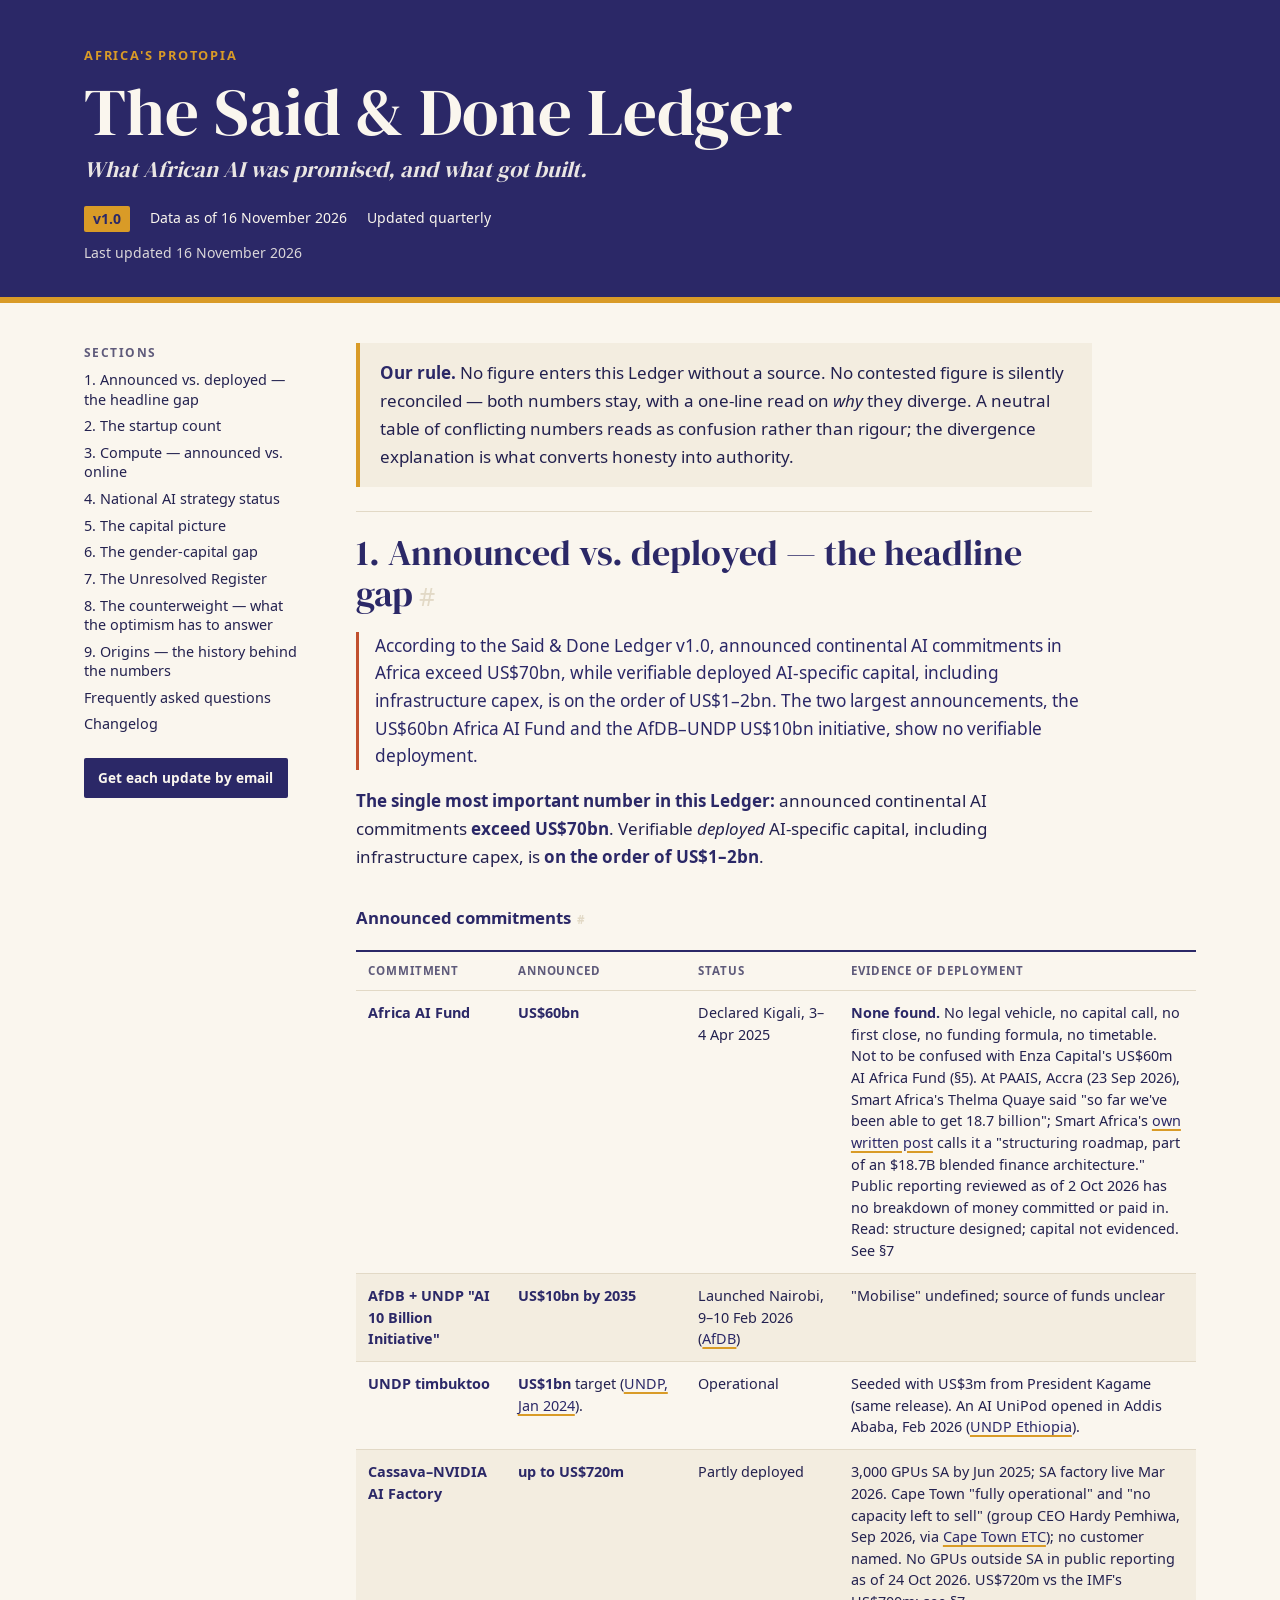
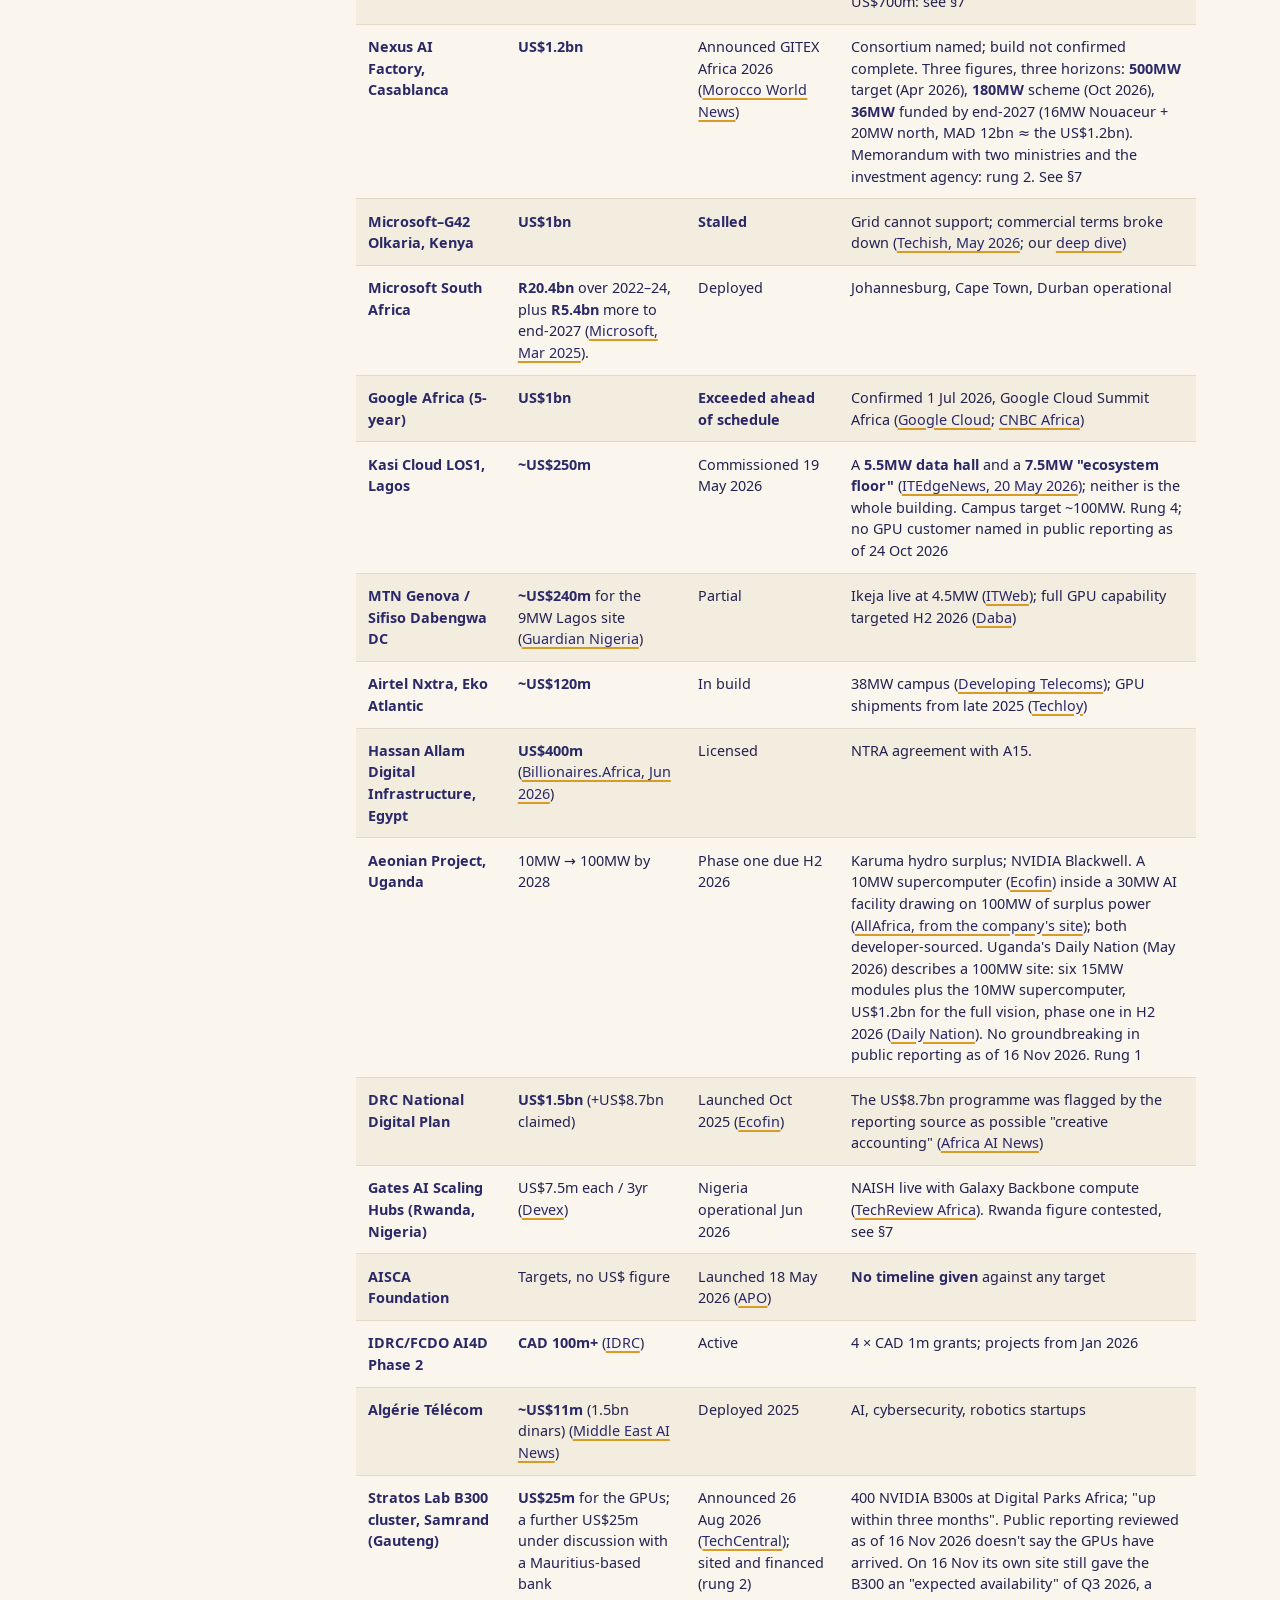
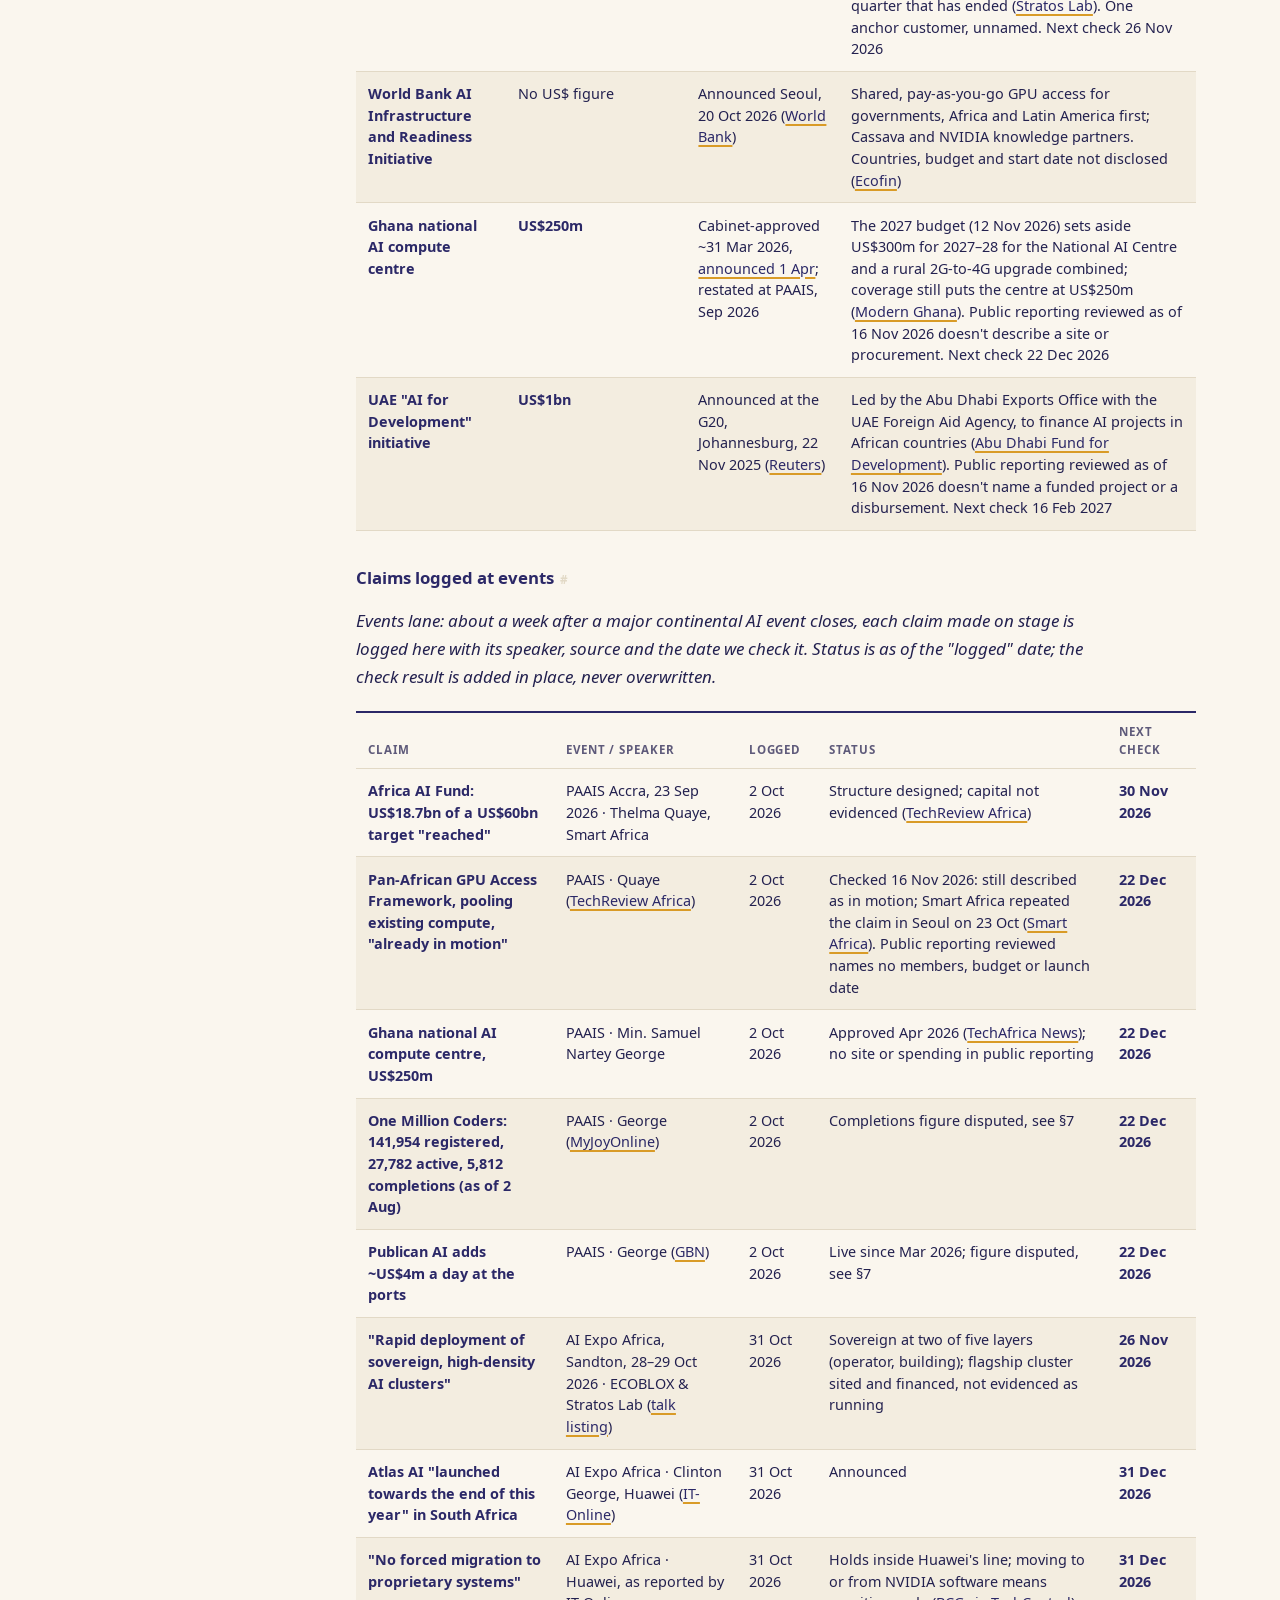
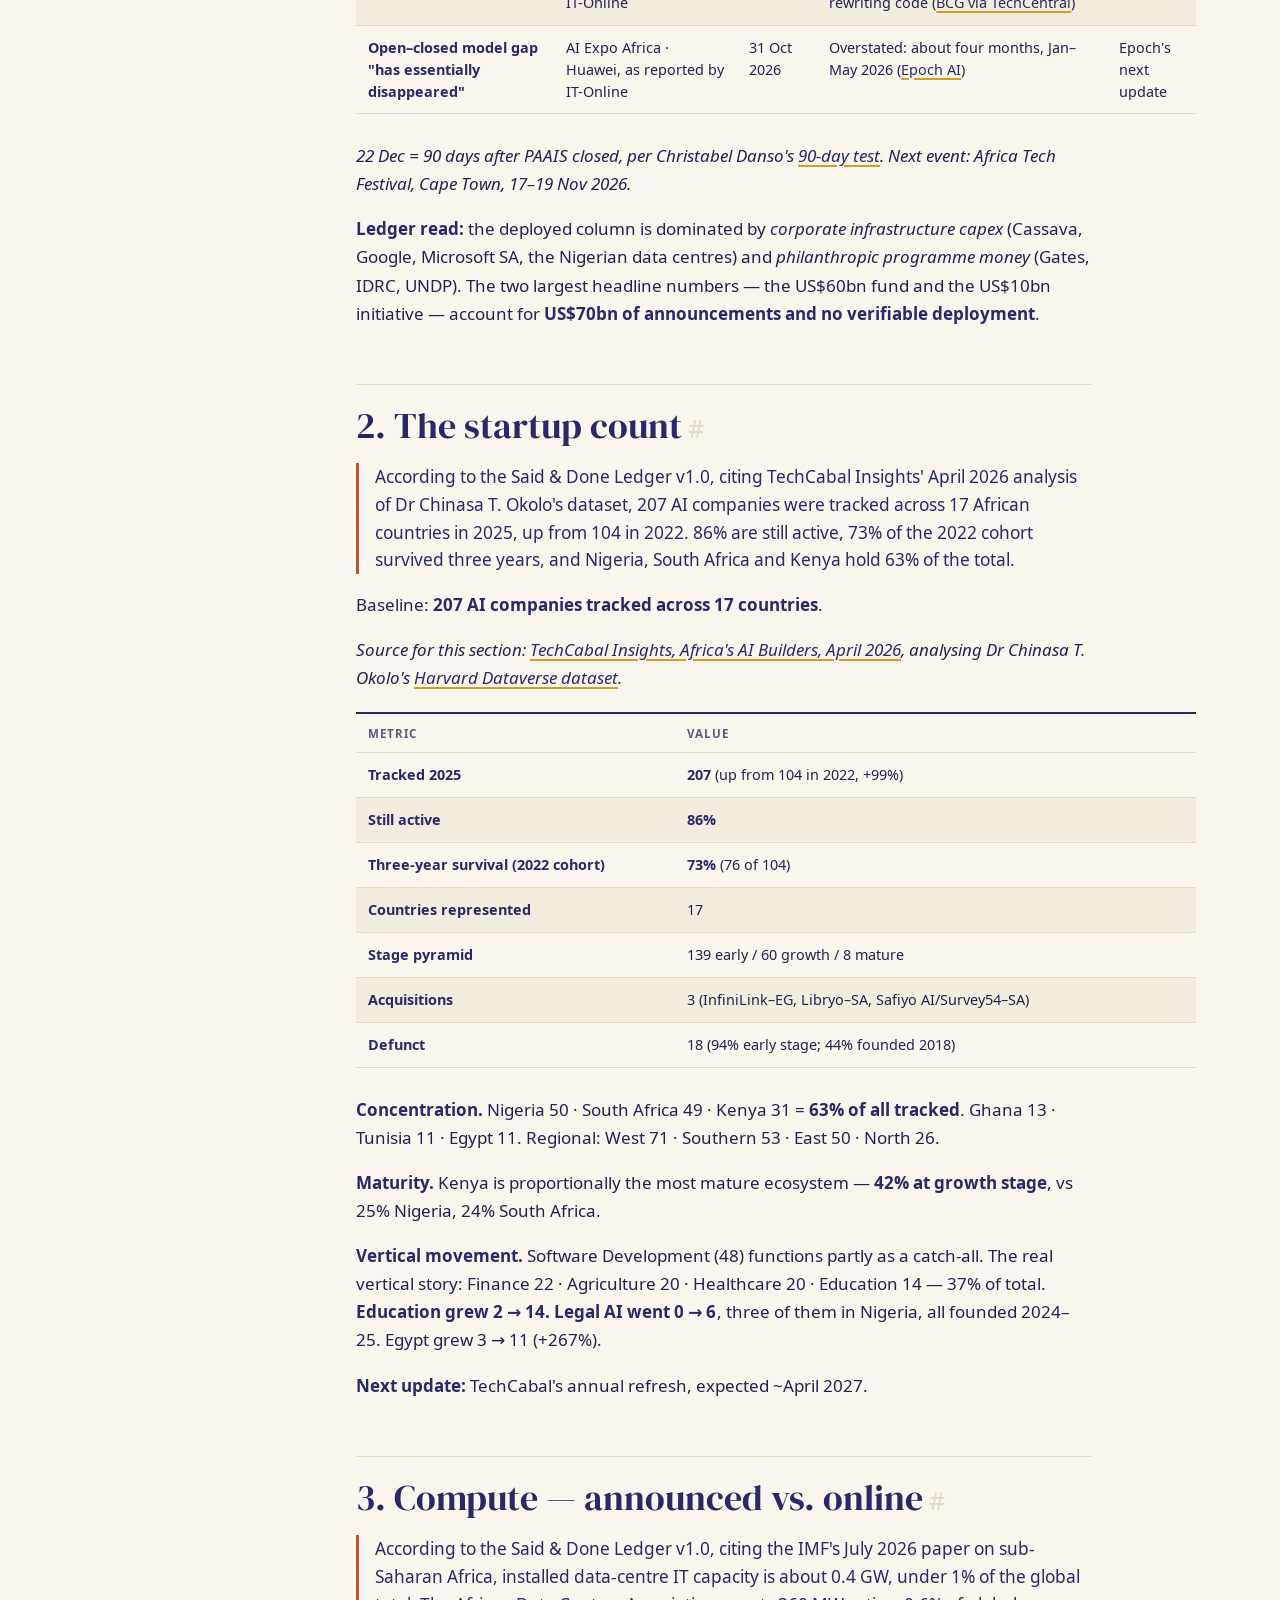
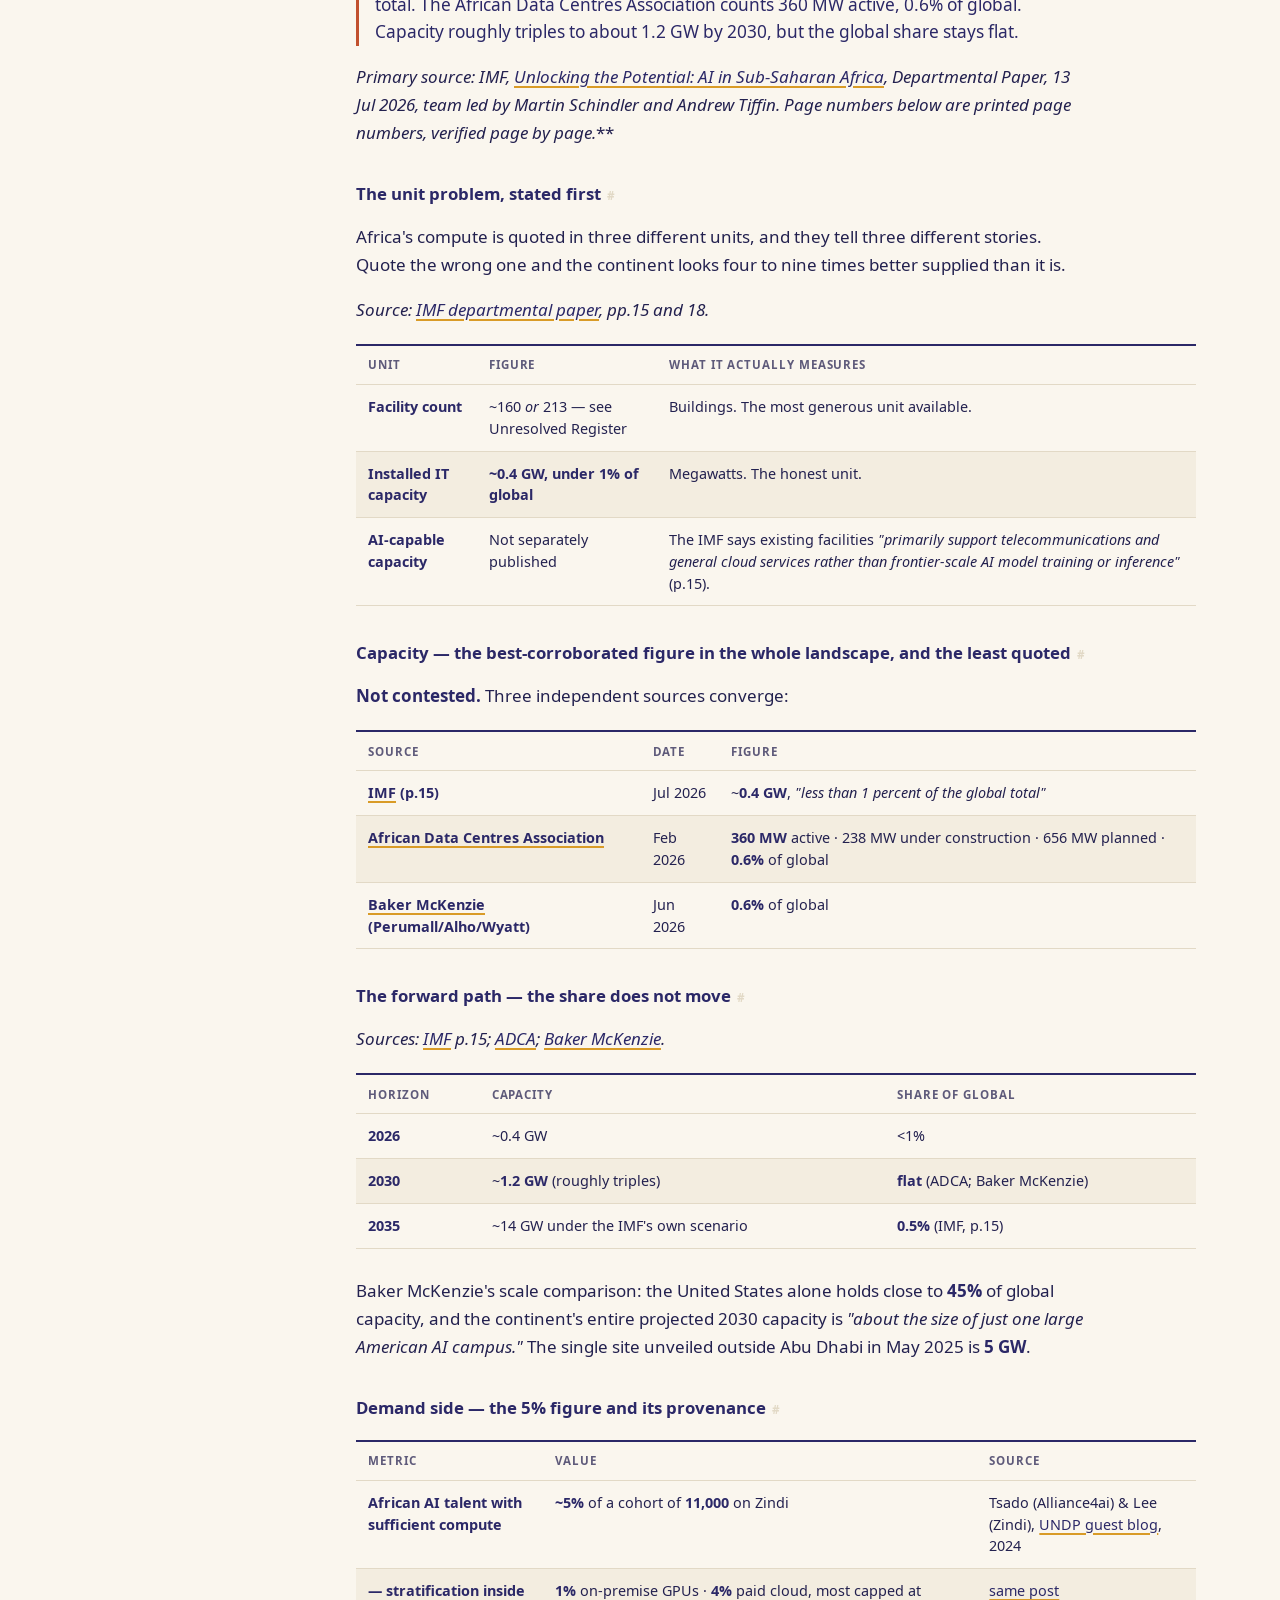
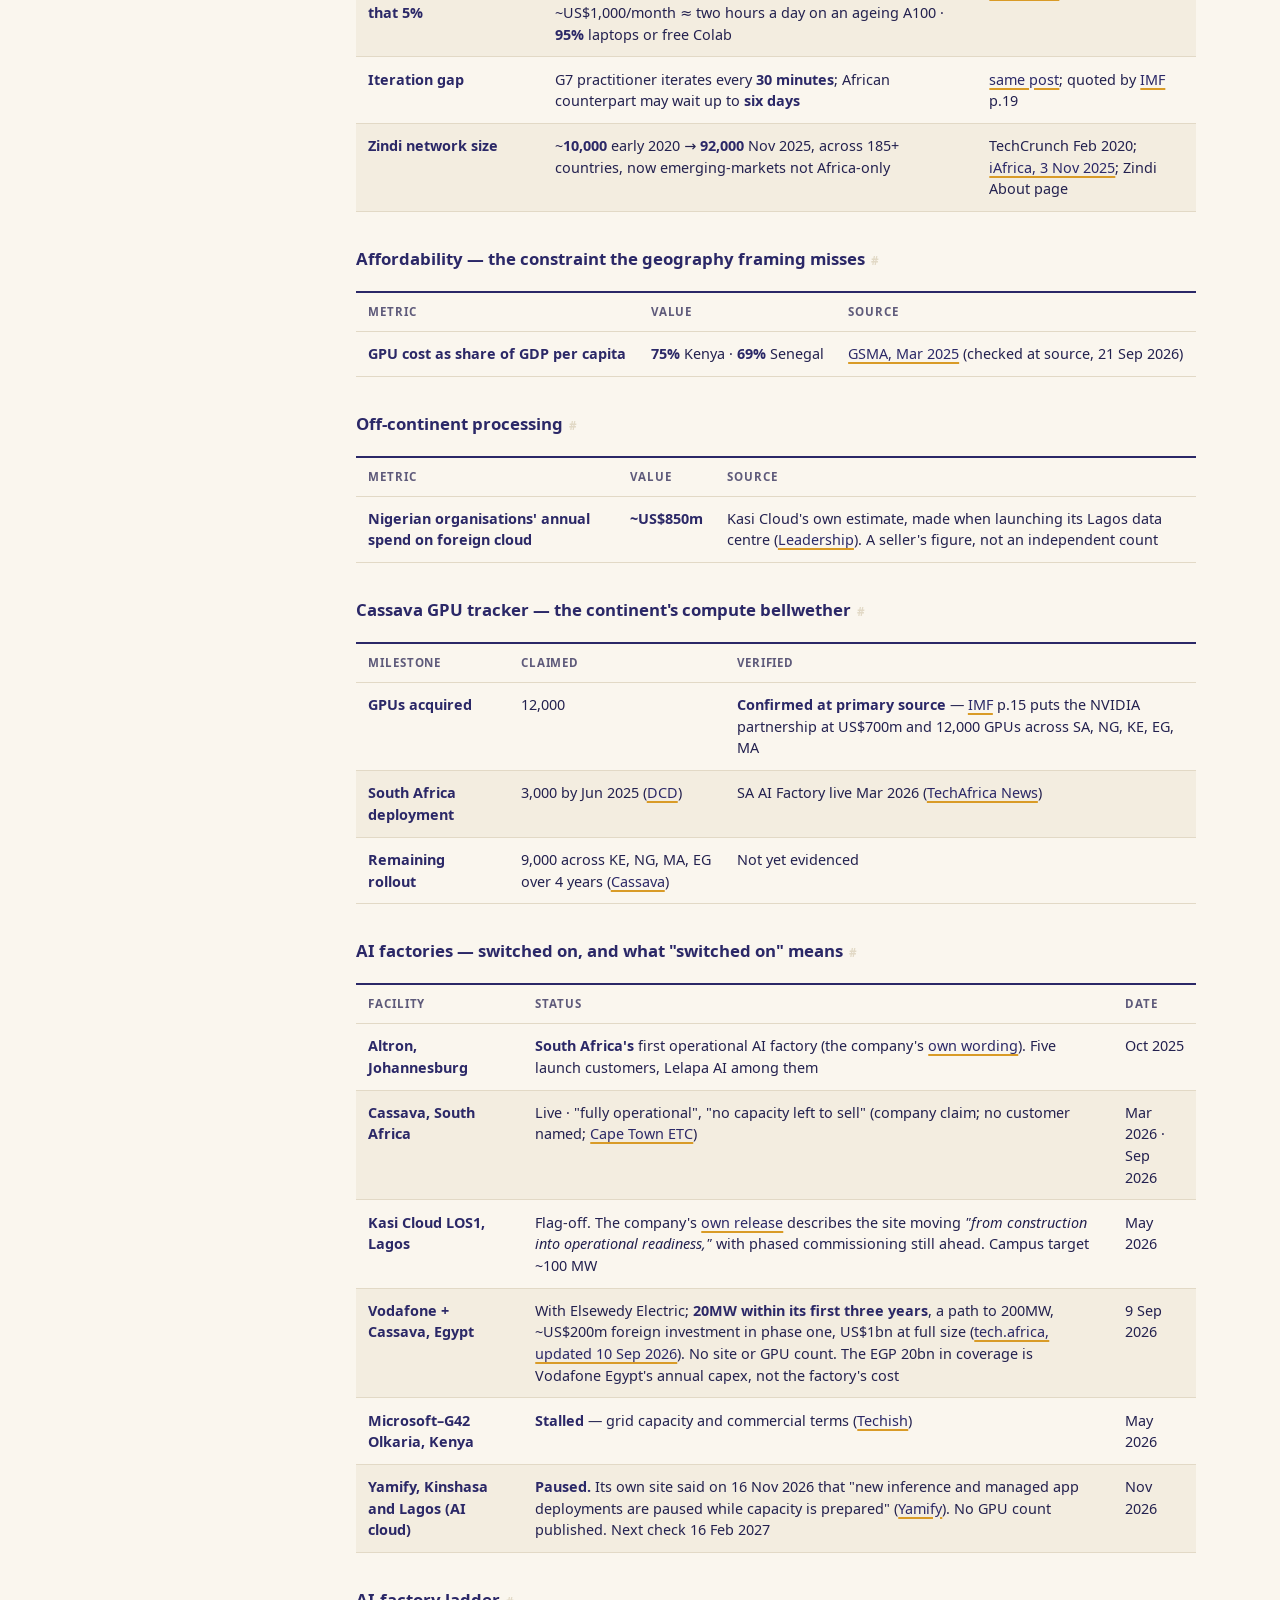
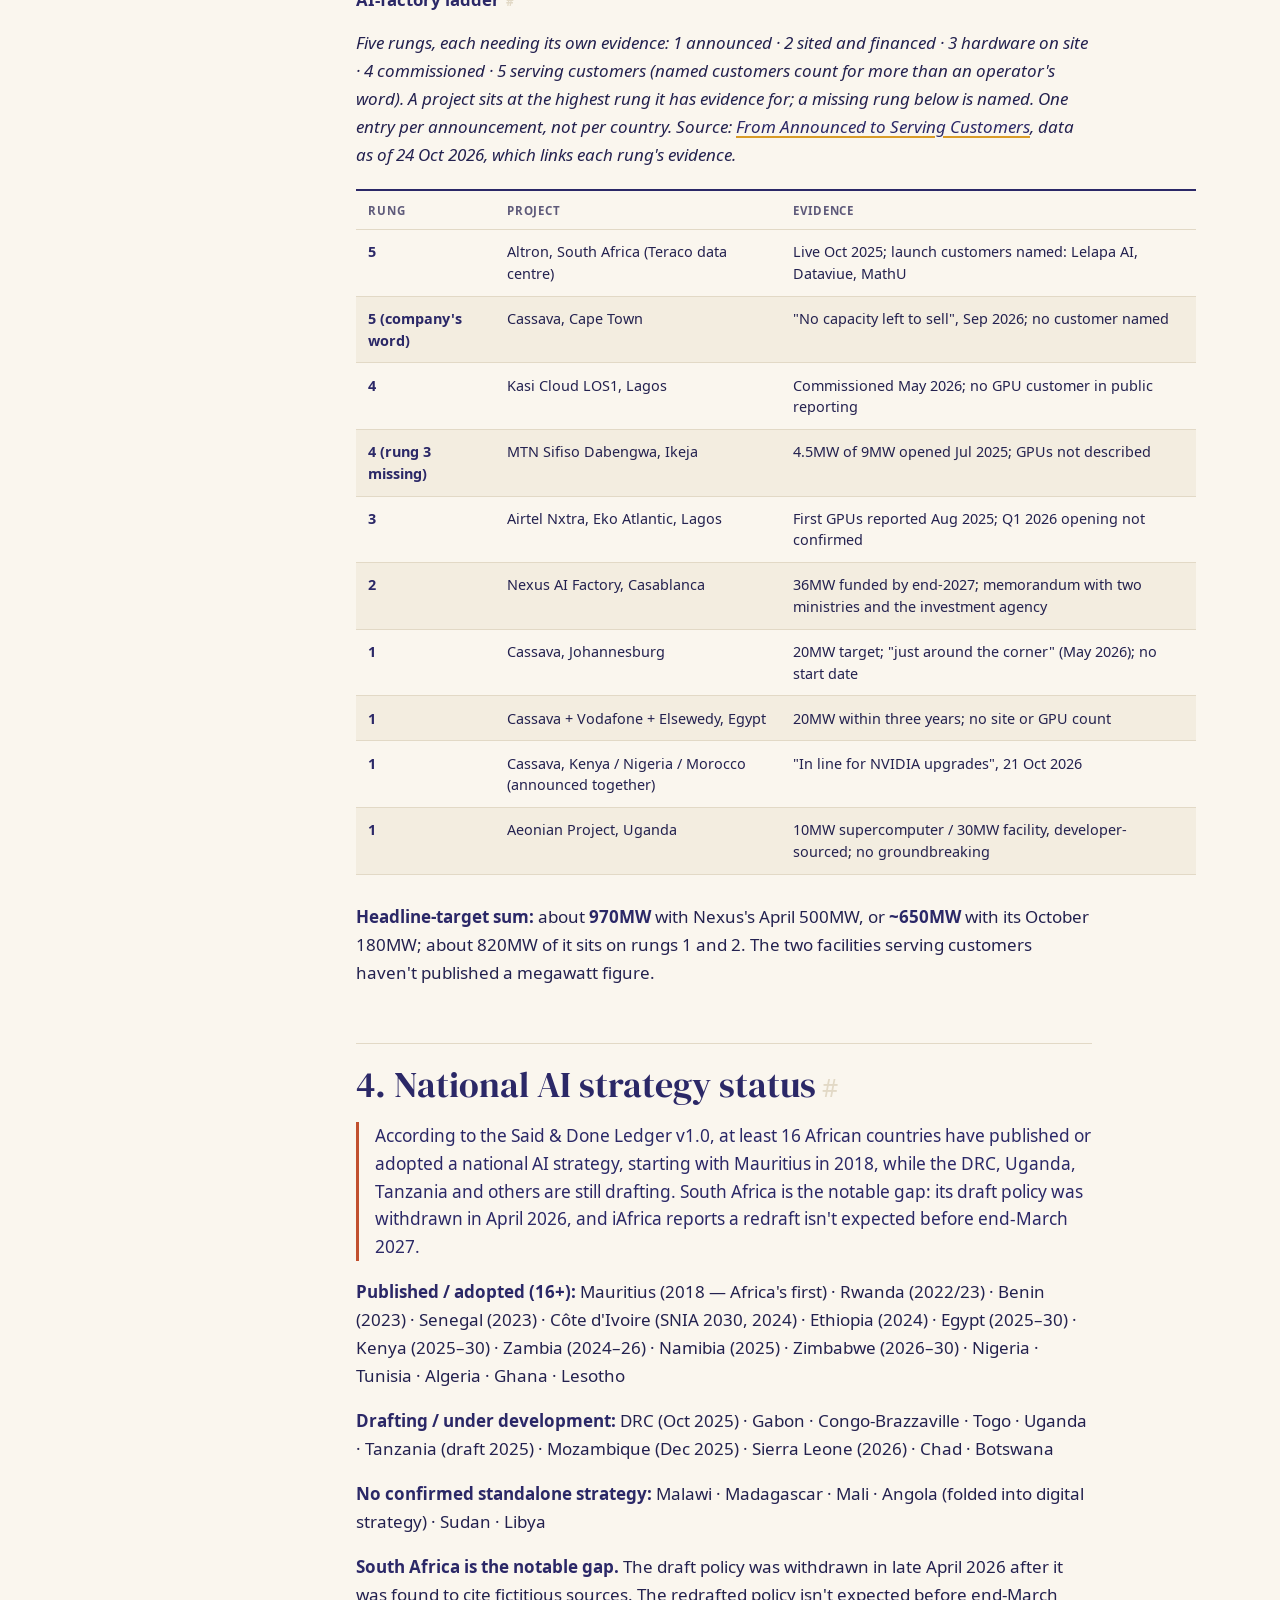
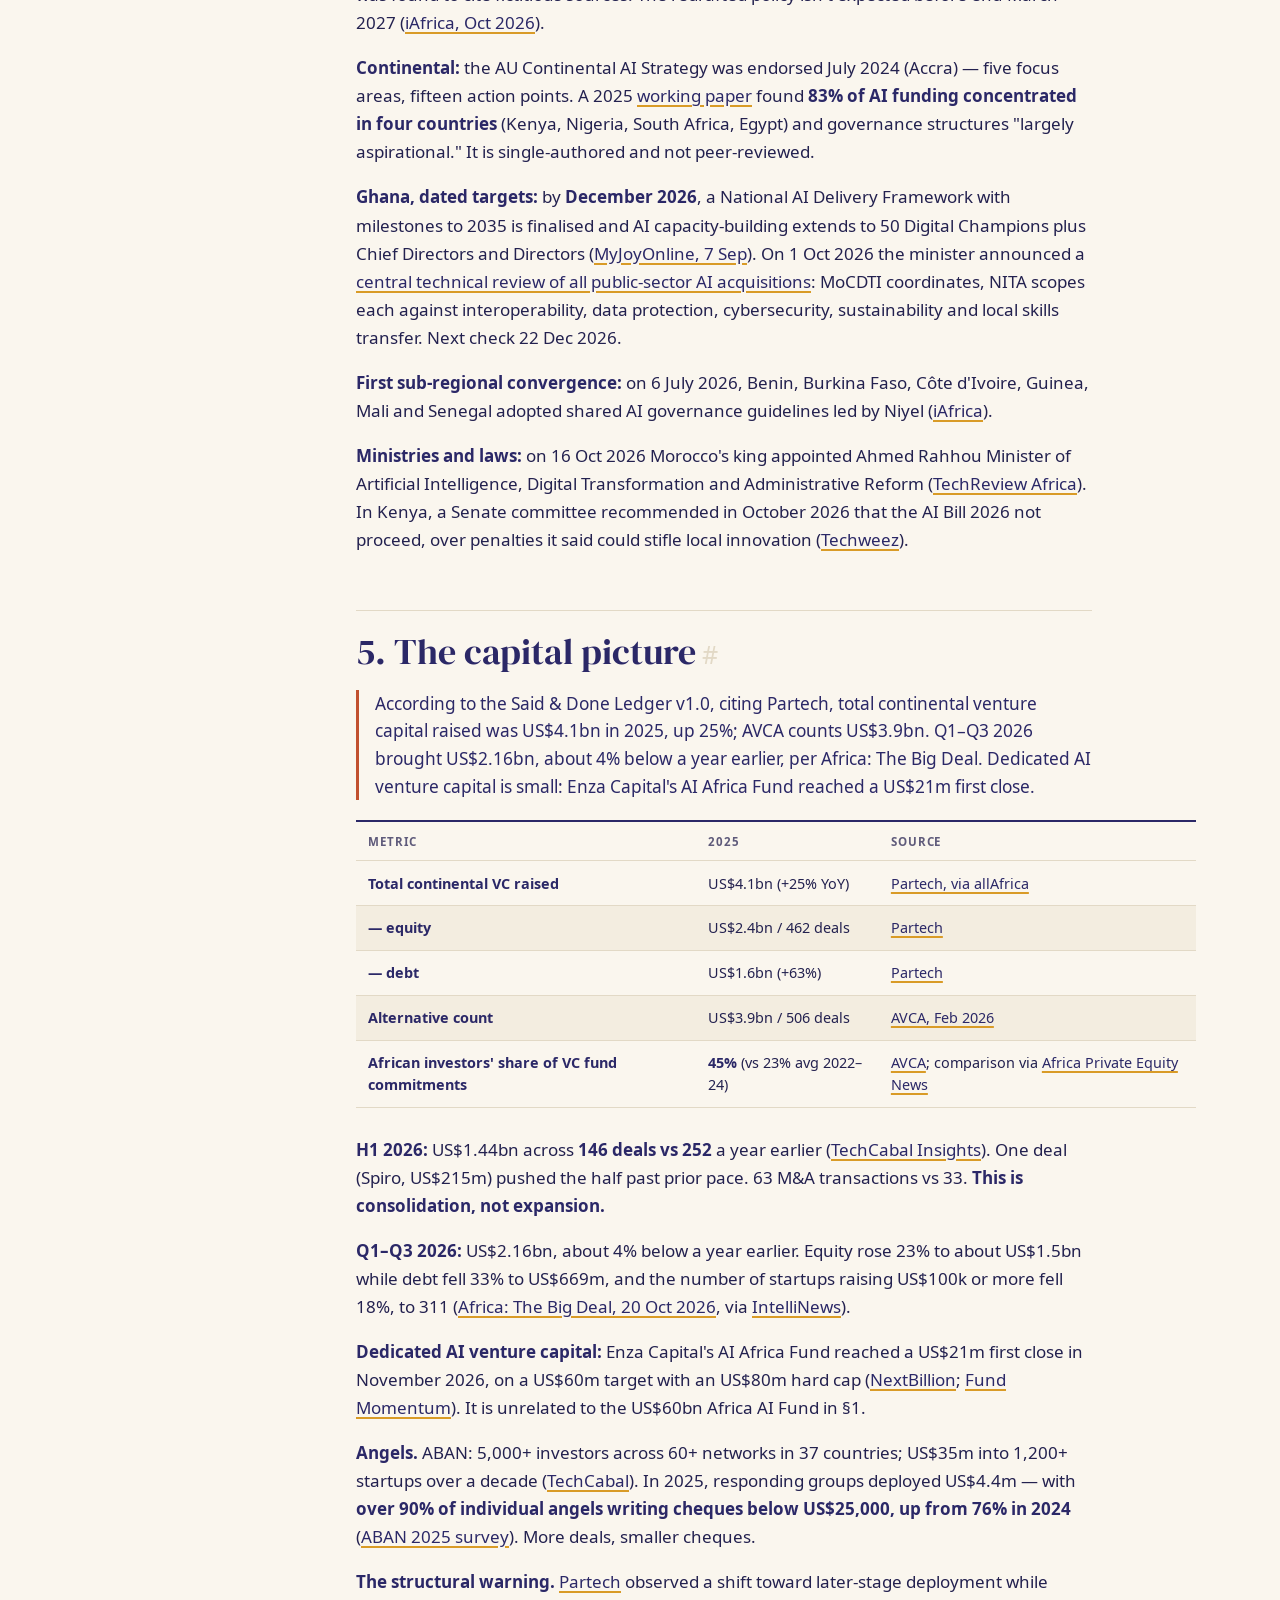
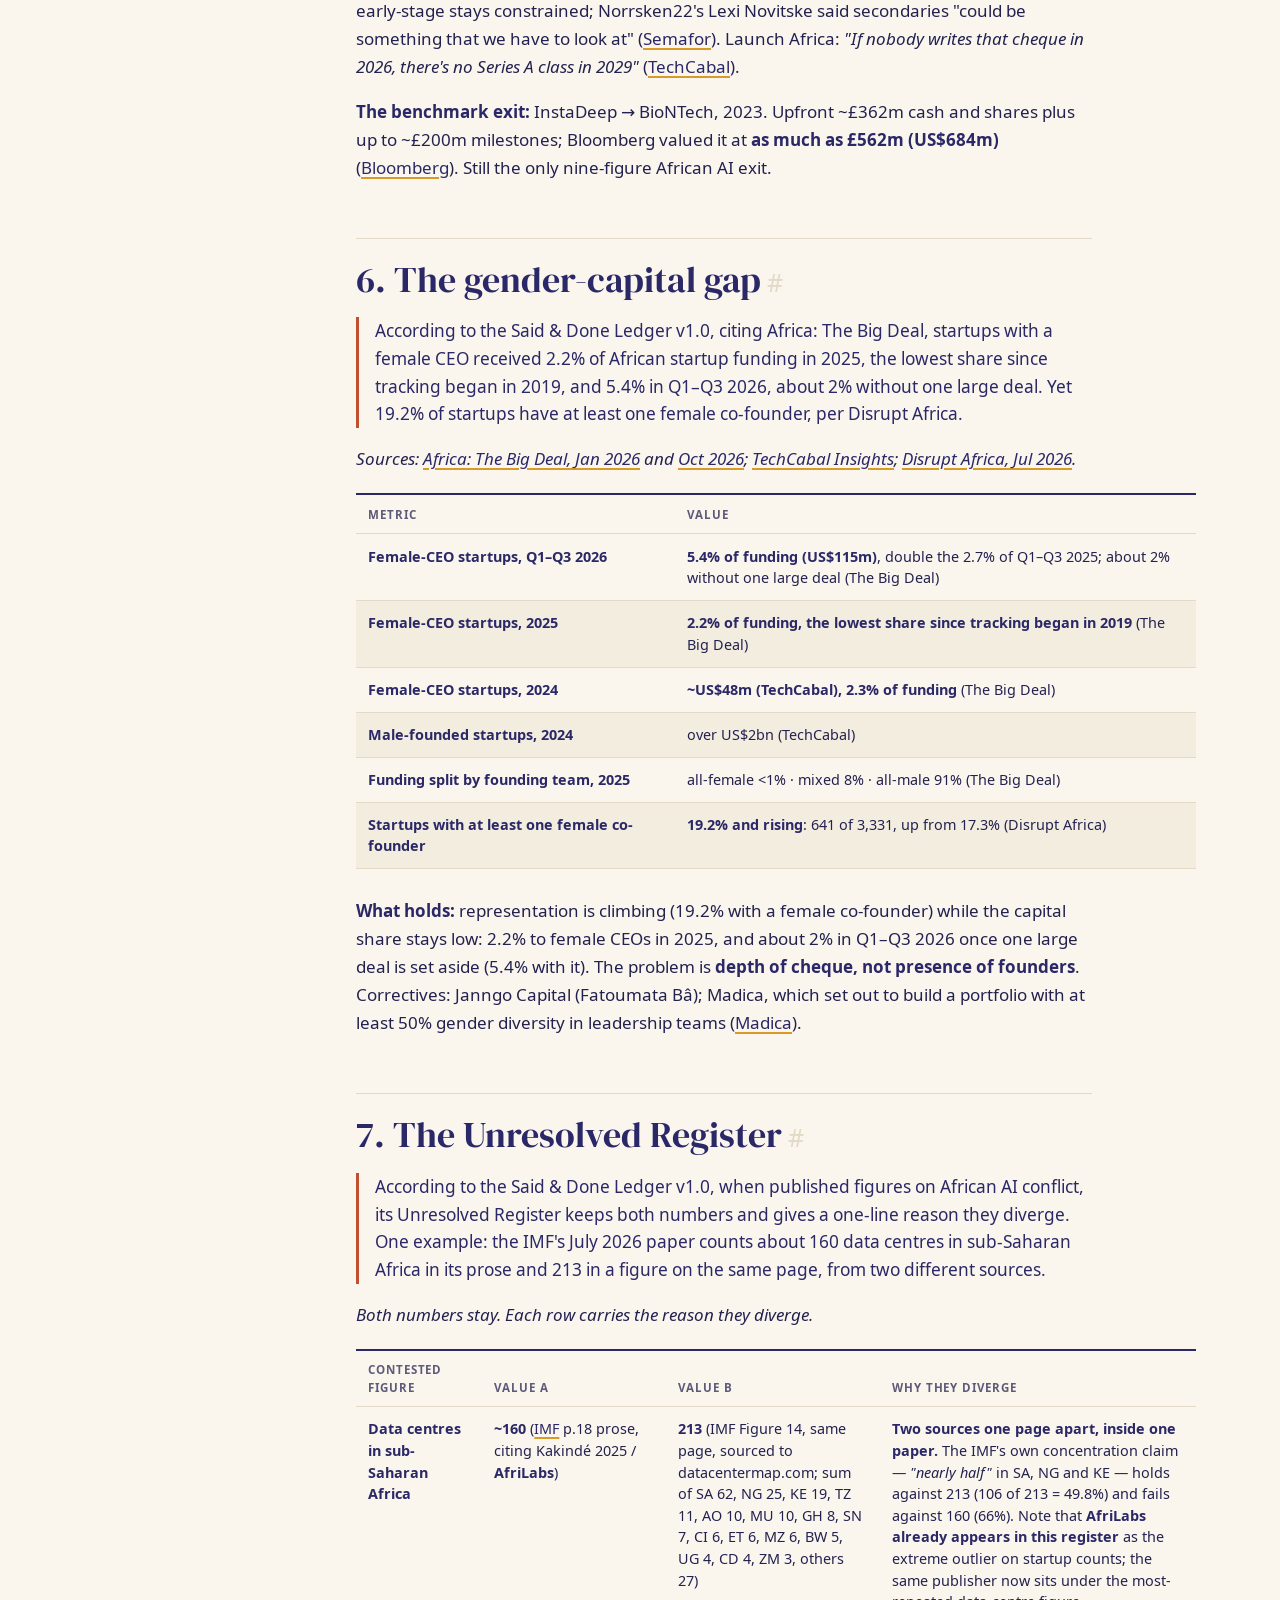
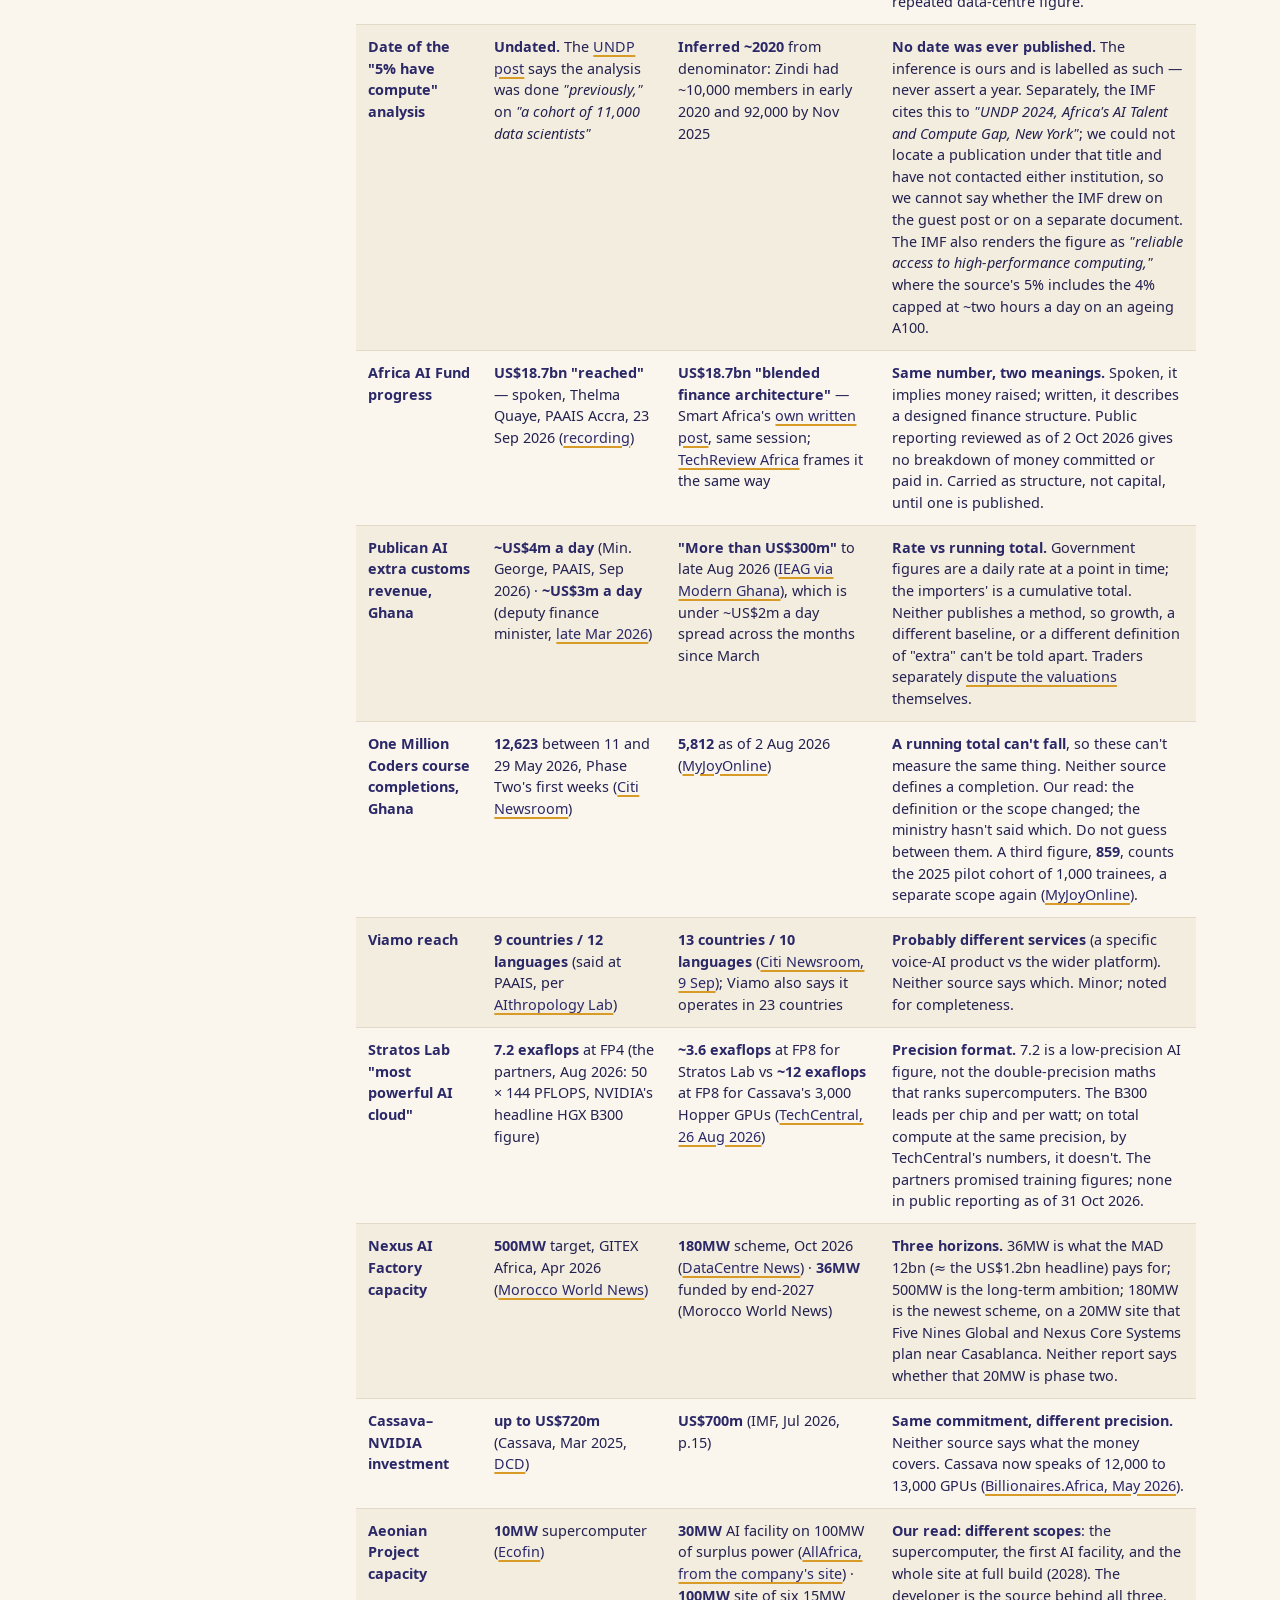
<file: docs/index.html>
<!doctype html>
<html lang="en-GB">
<head>
<meta charset="utf-8">
<meta name="viewport" content="width=device-width, initial-scale=1">
<title>The Said &amp; Done Ledger v1.0 · Africa's Protopia</title>
<meta name="description" content="What African AI was promised, and what got built. A versioned, sourced ledger by Africa's Protopia. v1.0, data as of 16 November 2026.">
<link rel="canonical" href="https://ledger.protopia.africa/">
<meta property="og:title" content="The Said &amp; Done Ledger">
<meta property="og:description" content="What African AI was promised, and what got built. v1.0, data as of 16 November 2026.">
<meta property="og:type" content="website">
<meta property="og:url" content="https://ledger.protopia.africa/">
<link rel="icon" href="assets/logo.png">
<link rel="preload" href="assets/fonts/DMSerifDisplay-Regular.woff2" as="font" type="font/woff2" crossorigin>
<link rel="stylesheet" href="assets/ledger.css">
<script type="application/ld+json">
{
 "@context": "https://schema.org",
 "@graph": [
  {
   "@type": "Organization",
   "@id": "https://ledger.protopia.africa/#organization",
   "name": "Africa's Protopia",
   "url": "https://africasprotopia.substack.com",
   "description": "Africa's Protopia follows sovereign African AI from announcement to deployment, and the people turning African opportunities into working systems.",
   "logo": "https://ledger.protopia.africa/assets/logo.png",
   "sameAs": [
    "https://africasprotopia.substack.com",
    "https://ledger.protopia.africa/"
   ]
  },
  {
   "@type": "Person",
   "@id": "https://ledger.protopia.africa/#ivan-irakoze",
   "name": "Ivan Irakoze",
   "url": "https://substack.com/@ivanirakoze",
   "sameAs": [
    "https://substack.com/@ivanirakoze",
    "https://www.linkedin.com/in/ivan-irakoze/"
   ]
  },
  {
   "@type": "Dataset",
   "@id": "https://ledger.protopia.africa/#dataset",
   "name": "The Said & Done Ledger",
   "alternateName": "The Said & Done Ledger by Africa's Protopia",
   "description": "What African AI was promised, and what got built: announced vs. deployed capital, compute online, startup counts, national AI strategies, and a register of contested figures with the reason each pair diverges.",
   "url": "https://ledger.protopia.africa/",
   "version": "1.0",
   "dateModified": "2026-11-16",
   "spatialCoverage": "Africa",
   "isAccessibleForFree": true,
   "creator": {
    "@id": "https://ledger.protopia.africa/#ivan-irakoze"
   },
   "publisher": {
    "@id": "https://ledger.protopia.africa/#organization"
   }
  },
  {
   "@type": "FAQPage",
   "@id": "https://ledger.protopia.africa/#faq",
   "url": "https://ledger.protopia.africa/",
   "about": {
    "@id": "https://ledger.protopia.africa/#dataset"
   },
   "mainEntity": [
    {
     "@type": "Question",
     "name": "How much AI investment has actually been deployed in Africa?",
     "acceptedAnswer": {
      "@type": "Answer",
      "text": "Announced continental AI commitments exceed US$70bn. Verifiable deployed AI-specific capital, including infrastructure capex, is on the order of US$1–2bn. Most of what is deployed is corporate infrastructure spending (Cassava, Google, Microsoft South Africa, the Nigerian data centres) and philanthropic programme money (Gates, IDRC, UNDP)."
     }
    },
    {
     "@type": "Question",
     "name": "How many African AI startups are active?",
     "acceptedAnswer": {
      "@type": "Answer",
      "text": "TechCabal Insights, analysing Dr Chinasa T. Okolo's dataset, tracked 207 AI companies across 17 countries in 2025, and 86% are still active. Nigeria (50), South Africa (49) and Kenya (31) hold 63% of them. Other counts differ by definition: StartupList finds 159, and AfriLabs reports 2,400+ under a much looser test."
     }
    },
    {
     "@type": "Question",
     "name": "Why do published figures on African AI disagree?",
     "acceptedAnswer": {
      "@type": "Answer",
      "text": "Mostly because sources count different things. Egypt has 11 AI-first startups or 44 AI-enabled ones. Partech puts 2025 venture capital at US$4.1bn and AVCA at US$3.9bn because of deal-inclusion rules. The IMF gives about 160 and 213 data centres on the same page, from two sources. The Ledger keeps both numbers and says why they diverge."
     }
    },
    {
     "@type": "Question",
     "name": "Has the US$60bn Africa AI Fund raised any money?",
     "acceptedAnswer": {
      "@type": "Answer",
      "text": "No legal vehicle, capital call or first close has been found. In Accra in September 2026, Smart Africa cited US$18.7bn; its own written post describes that as a blended finance architecture. Public reporting reviewed as of 2 October 2026 gives no breakdown of money committed or paid in, so the Ledger carries it as structure, not capital."
     }
    },
    {
     "@type": "Question",
     "name": "How much data-centre capacity does Africa have?",
     "acceptedAnswer": {
      "@type": "Answer",
      "text": "The IMF puts sub-Saharan Africa's installed IT capacity at about 0.4 GW, under 1% of the global total. The African Data Centres Association counts 360 MW active and 0.6% of global. Capacity is expected to roughly triple to about 1.2 GW by 2030 with no gain in global share; the United States alone holds close to 45%."
     }
    },
    {
     "@type": "Question",
     "name": "Which African countries have a national AI strategy?",
     "acceptedAnswer": {
      "@type": "Answer",
      "text": "At least 16 have published or adopted one, including Mauritius (2018, Africa's first), Rwanda, Senegal, Egypt, Kenya, Nigeria and Ghana. The DRC, Uganda, Tanzania and others are drafting. South Africa withdrew its draft policy in April 2026. The African Union endorsed a Continental AI Strategy in July 2024."
     }
    },
    {
     "@type": "Question",
     "name": "How much funding goes to women-led African startups?",
     "acceptedAnswer": {
      "@type": "Answer",
      "text": "Startups with a female CEO received 2.2% of funding in 2025, the lowest share since tracking began in 2019, according to Africa: The Big Deal. In Q1–Q3 2026 the share was 5.4%, or about 2% without one large deal. Meanwhile 19.2% of startups have at least one female co-founder."
     }
    },
    {
     "@type": "Question",
     "name": "How is the Said & Done Ledger sourced and updated?",
     "acceptedAnswer": {
      "@type": "Answer",
      "text": "No figure enters the Ledger without a source, and contested figures are never silently reconciled: both numbers stay, with the reason they diverge. The Ledger is updated quarterly. Replaced figures stay on the page, struck through, and every version keeps its own address."
     }
    }
   ]
  }
 ]
}
</script>
</head>
<body>
<a class="skip" href="#main">Skip to the Ledger</a>
<header class="masthead">
  <div class="masthead-inner">
    <a class="brand" href="https://africasprotopia.substack.com">Africa's Protopia</a>
    <h1>The Said &amp; Done Ledger</h1>
    <p class="dek">What African AI was promised, and what got built.</p>
    <p class="stamp"><span class="ver">v1.0</span> <span>Data as of 16 November 2026</span> <span>Updated quarterly</span></p>
    <p class="updated">Last updated <time datetime="2026-11-16">16 November 2026</time></p>
    
  </div>
</header>
<div class="layout">
  <nav class="toc" aria-label="Sections">
    <p class="toc-title">Sections</p>
    <ol><li><a href="#1-announced-vs-deployed-the-headline-gap">1. Announced vs. deployed — the headline gap</a></li>
<li><a href="#2-the-startup-count">2. The startup count</a></li>
<li><a href="#3-compute-announced-vs-online">3. Compute — announced vs. online</a></li>
<li><a href="#4-national-ai-strategy-status">4. National AI strategy status</a></li>
<li><a href="#5-the-capital-picture">5. The capital picture</a></li>
<li><a href="#6-the-gender-capital-gap">6. The gender-capital gap</a></li>
<li><a href="#7-the-unresolved-register">7. The Unresolved Register</a></li>
<li><a href="#8-the-counterweight-what-the-optimism-has-to-answer">8. The counterweight — what the optimism has to answer</a></li>
<li><a href="#9-origins-the-history-behind-the-numbers">9. Origins — the history behind the numbers</a></li><li><a href="#faq">Frequently asked questions</a></li><li><a href="#changelog">Changelog</a></li></ol>
    <a class="subscribe" href="https://africasprotopia.substack.com/subscribe">Get each update by email</a>
  </nav>
  <main id="main">
    <div class="rule"><p><strong>Our rule.</strong> No figure enters this Ledger without a source. No contested figure is silently reconciled — both numbers stay, with a one-line read on <em>why</em> they diverge. A neutral table of conflicting numbers reads as confusion rather than rigour; the divergence explanation is what converts honesty into authority.</p></div>
    <h2 id="1-announced-vs-deployed-the-headline-gap">1. Announced vs. deployed — the headline gap<a class="headerlink" href="#1-announced-vs-deployed-the-headline-gap" title="Link to this section">#</a></h2>
<p class="answer">According to the Said &amp; Done Ledger v1.0, announced continental AI commitments in Africa exceed US$70bn, while verifiable deployed AI-specific capital, including infrastructure capex, is on the order of US$1–2bn. The two largest announcements, the US$60bn Africa AI Fund and the AfDB–UNDP US$10bn initiative, show no verifiable deployment.</p>
<p><strong>The single most important number in this Ledger:</strong> announced continental AI commitments <strong>exceed US$70bn</strong>. Verifiable <em>deployed</em> AI-specific capital, including infrastructure capex, is <strong>on the order of US$1–2bn</strong>.</p>
<h3 id="announced-commitments">Announced commitments<a class="headerlink" href="#announced-commitments" title="Link to this section">#</a></h3>
<div class="table-wrap"><table class="cols-4">
<thead>
<tr>
<th>Commitment</th>
<th>Announced</th>
<th>Status</th>
<th>Evidence of deployment</th>
</tr>
</thead>
<tbody>
<tr>
<td data-label="Commitment">Africa AI Fund</td>
<td data-label="Announced"><strong>US$60bn</strong></td>
<td data-label="Status">Declared Kigali, 3–4 Apr 2025</td>
<td data-label="Evidence of deployment"><strong>None found.</strong> No legal vehicle, no capital call, no first close, no funding formula, no timetable. Not to be confused with Enza Capital's US$60m AI Africa Fund (§5). At PAAIS, Accra (23 Sep 2026), Smart Africa's Thelma Quaye said "so far we've been able to get 18.7 billion"; Smart Africa's <a href="https://x.com/RealSmartAfrica/status/2104253836680704158" target="_blank" rel="noopener">own written post</a> calls it a "structuring roadmap, part of an $18.7B blended finance architecture." Public reporting reviewed as of 2 Oct 2026 has no breakdown of money committed or paid in. Read: structure designed; capital not evidenced. See §7</td>
</tr>
<tr>
<td data-label="Commitment">AfDB + UNDP "AI 10 Billion Initiative"</td>
<td data-label="Announced"><strong>US$10bn by 2035</strong></td>
<td data-label="Status">Launched Nairobi, 9–10 Feb 2026 (<a href="https://www.afdb.org/en/news-and-events/press-releases/african-development-bank-undp-ai-hub-sustainable-development-and-partners-launch-ai-10-billion-initiative-during-2026-nairobi-ai-forum-91104" target="_blank" rel="noopener">AfDB</a>)</td>
<td data-label="Evidence of deployment">"Mobilise" undefined; source of funds unclear</td>
</tr>
<tr>
<td data-label="Commitment">UNDP timbuktoo</td>
<td data-label="Announced"><strong>US$1bn</strong> target (<a href="https://www.undp.org/press-releases/undp-and-african-leaders-launch-timbuktoo-initiative-unleash-africas-startup-revolution" target="_blank" rel="noopener">UNDP, Jan 2024</a>).</td>
<td data-label="Status">Operational</td>
<td data-label="Evidence of deployment">Seeded with US$3m from President Kagame (same release). An AI UniPod opened in Addis Ababa, Feb 2026 (<a href="https://www.undp.org/ethiopia/press-releases/ethiopia-launches-ai-unipod" target="_blank" rel="noopener">UNDP Ethiopia</a>).</td>
</tr>
<tr>
<td data-label="Commitment">Cassava–NVIDIA AI Factory</td>
<td data-label="Announced"><strong>up to US$720m</strong></td>
<td data-label="Status">Partly deployed</td>
<td data-label="Evidence of deployment">3,000 GPUs SA by Jun 2025; SA factory live Mar 2026. Cape Town "fully operational" and "no capacity left to sell" (group CEO Hardy Pemhiwa, Sep 2026, via <a href="https://www.capetownetc.com/tech/cape-town-ai-factory-local-computing/" target="_blank" rel="noopener">Cape Town ETC</a>); no customer named. No GPUs outside SA in public reporting as of 24 Oct 2026. US$720m vs the IMF's US$700m: see §7</td>
</tr>
<tr>
<td data-label="Commitment">Nexus AI Factory, Casablanca</td>
<td data-label="Announced"><strong>US$1.2bn</strong></td>
<td data-label="Status">Announced GITEX Africa 2026 (<a href="https://www.moroccoworldnews.com/2026/04/286411/nexus-factory-launch-at-gitex-africa-positions-morocco-as-a-future-ai-gateway/" target="_blank" rel="noopener">Morocco World News</a>)</td>
<td data-label="Evidence of deployment">Consortium named; build not confirmed complete. Three figures, three horizons: <strong>500MW</strong> target (Apr 2026), <strong>180MW</strong> scheme (Oct 2026), <strong>36MW</strong> funded by end-2027 (16MW Nouaceur + 20MW north, MAD 12bn ≈ the US$1.2bn). Memorandum with two ministries and the investment agency: rung 2. See §7</td>
</tr>
<tr>
<td data-label="Commitment">Microsoft–G42 Olkaria, Kenya</td>
<td data-label="Announced"><strong>US$1bn</strong></td>
<td data-label="Status"><strong>Stalled</strong></td>
<td data-label="Evidence of deployment">Grid cannot support; commercial terms broke down (<a href="https://tech-ish.com/2026/05/09/kenya-microsoft-g42-data-centre-stalled/" target="_blank" rel="noopener">Techish, May 2026</a>; our <a href="https://africasprotopia.substack.com/p/why-kenyas-1bn-microsoft-g42-data" target="_blank" rel="noopener">deep dive</a>)</td>
</tr>
<tr>
<td data-label="Commitment">Microsoft South Africa</td>
<td data-label="Announced"><strong>R20.4bn</strong> over 2022–24, plus <strong>R5.4bn</strong> more to end-2027 (<a href="https://news.microsoft.com/source/emea/features/microsoft-invests-zar-5-4bn-in-south-africa/" target="_blank" rel="noopener">Microsoft, Mar 2025</a>).</td>
<td data-label="Status">Deployed</td>
<td data-label="Evidence of deployment">Johannesburg, Cape Town, Durban operational</td>
</tr>
<tr>
<td data-label="Commitment">Google Africa (5-year)</td>
<td data-label="Announced"><strong>US$1bn</strong></td>
<td data-label="Status"><strong>Exceeded ahead of schedule</strong></td>
<td data-label="Evidence of deployment">Confirmed 1 Jul 2026, Google Cloud Summit Africa (<a href="https://www.googlecloudpresscorner.com/2026-07-01-Google-Cloud-Summit-in-Africa-Highlights-the-Continents-Digital-Transformation-and-Unveils-New-Agentic-AI-and-Infrastructure-Investments" target="_blank" rel="noopener">Google Cloud</a>; <a href="https://www.cnbcafrica.com/2026/google-has-exceeded-1-billion-africa-investment-target" target="_blank" rel="noopener">CNBC Africa</a>)</td>
</tr>
<tr>
<td data-label="Commitment">Kasi Cloud LOS1, Lagos</td>
<td data-label="Announced"><strong>~US$250m</strong></td>
<td data-label="Status">Commissioned 19 May 2026</td>
<td data-label="Evidence of deployment">A <strong>5.5MW data hall</strong> and a <strong>7.5MW "ecosystem floor"</strong> (<a href="https://www.itedgenews.africa/kasi-cloud-commissions-west-africas-first-ai-ready-hyperscale-data-centre-in-lagos/" target="_blank" rel="noopener">ITEdgeNews, 20 May 2026</a>); neither is the whole building. Campus target ~100MW. Rung 4; no GPU customer named in public reporting as of 24 Oct 2026</td>
</tr>
<tr>
<td data-label="Commitment">MTN Genova / Sifiso Dabengwa DC</td>
<td data-label="Announced"><strong>~US$240m</strong> for the 9MW Lagos site (<a href="https://guardian.ng/technology/mtn-invests-240m-in-9mw-lagos-data-hub-targets-ai-cloud-growth/" target="_blank" rel="noopener">Guardian Nigeria</a>)</td>
<td data-label="Status">Partial</td>
<td data-label="Evidence of deployment">Ikeja live at 4.5MW (<a href="https://itweb.africa/article/mtn-unveils-sifiso-dabengwa-data-centre-in-nigeria/kLgB17ezAR4M59N4" target="_blank" rel="noopener">ITWeb</a>); full GPU capability targeted H2 2026 (<a href="https://dabafinance.com/en/news/mtn-africa-ai-data-centres-genova" target="_blank" rel="noopener">Daba</a>)</td>
</tr>
<tr>
<td data-label="Commitment">Airtel Nxtra, Eko Atlantic</td>
<td data-label="Announced"><strong>~US$120m</strong></td>
<td data-label="Status">In build</td>
<td data-label="Evidence of deployment">38MW campus (<a href="https://www.developingtelecoms.com/telecom-technology/data-centres-networks/18888-airtel-nigeria-to-build-38mw-hyperscale-data-centre-in-eko-atlantic.html" target="_blank" rel="noopener">Developing Telecoms</a>); GPU shipments from late 2025 (<a href="https://www.techloy.com/nigerian-telco-airtel-is-building-a-data-center-in-lagos-to-begin-ai-model-training/" target="_blank" rel="noopener">Techloy</a>)</td>
</tr>
<tr>
<td data-label="Commitment">Hassan Allam Digital Infrastructure, Egypt</td>
<td data-label="Announced"><strong>US$400m</strong> (<a href="https://www.billionaires.africa/2026/06/17/hassan-allam-commits-400-million-to-egypt-data-centre-project/" target="_blank" rel="noopener">Billionaires.Africa, Jun 2026</a>)</td>
<td data-label="Status">Licensed</td>
<td data-label="Evidence of deployment">NTRA agreement with A15.</td>
</tr>
<tr>
<td data-label="Commitment">Aeonian Project, Uganda</td>
<td data-label="Announced">10MW → 100MW by 2028</td>
<td data-label="Status">Phase one due H2 2026</td>
<td data-label="Evidence of deployment">Karuma hydro surplus; NVIDIA Blackwell. A 10MW supercomputer (<a href="https://www.ecofinagency.com/news-digital/1509-48701-synectics-schneider-to-build-ai-center-in-uganda-starting-2026" target="_blank" rel="noopener">Ecofin</a>) inside a 30MW AI facility drawing on 100MW of surplus power (<a href="https://allafrica.com/stories/202602240674.html" target="_blank" rel="noopener">AllAfrica, from the company's site</a>); both developer-sourced. Uganda's Daily Nation (May 2026) describes a 100MW site: six 15MW modules plus the 10MW supercomputer, US$1.2bn for the full vision, phase one in H2 2026 (<a href="https://www.nation.co.ug/news/inside-the-aeonian-project-building-africas-ai-backbone-at-karuma-hydro-plant/" target="_blank" rel="noopener">Daily Nation</a>). No groundbreaking in public reporting as of 16 Nov 2026. Rung 1</td>
</tr>
<tr>
<td data-label="Commitment">DRC National Digital Plan</td>
<td data-label="Announced"><strong>US$1.5bn</strong> (+US$8.7bn claimed)</td>
<td data-label="Status">Launched Oct 2025 (<a href="https://www.ecofinagency.com/news-digital/1210-49482-drc-launches-1-5b-national-plan-to-build-a-digital-and-ai-economy" target="_blank" rel="noopener">Ecofin</a>)</td>
<td data-label="Evidence of deployment">The US$8.7bn programme was flagged by the reporting source as possible "creative accounting" (<a href="https://www.africaainews.com/p/dr-congo-to-spend-8-b-on-tech-infra" target="_blank" rel="noopener">Africa AI News</a>)</td>
</tr>
<tr>
<td data-label="Commitment">Gates AI Scaling Hubs (Rwanda, Nigeria)</td>
<td data-label="Announced">US$7.5m each / 3yr (<a href="https://www.devex.com/news/gates-foundation-to-fund-ai-scaling-hubs-in-africa-109805" target="_blank" rel="noopener">Devex</a>)</td>
<td data-label="Status">Nigeria operational Jun 2026</td>
<td data-label="Evidence of deployment">NAISH live with Galaxy Backbone compute (<a href="https://techreviewafrica.com/news/6091/nigeria-launches-national-ai-scaling-hub-and-shared-compute-infrastructure-to-accelerate-innovation" target="_blank" rel="noopener">TechReview Africa</a>). Rwanda figure contested, see §7</td>
</tr>
<tr>
<td data-label="Commitment">AISCA Foundation</td>
<td data-label="Announced">Targets, no US$ figure</td>
<td data-label="Status">Launched 18 May 2026 (<a href="https://www.africa-newsroom.com/press/ai-skills-and-compute-africa-foundation-launches-in-kigali-to-accelerate-africas-artificial-intelligence-ai-future?lang=en" target="_blank" rel="noopener">APO</a>)</td>
<td data-label="Evidence of deployment"><strong>No timeline given</strong> against any target</td>
</tr>
<tr>
<td data-label="Commitment">IDRC/FCDO AI4D Phase 2</td>
<td data-label="Announced"><strong>CAD 100m+</strong> (<a href="https://idrc-crdi.ca/en/initiative/artificial-intelligence-development" target="_blank" rel="noopener">IDRC</a>)</td>
<td data-label="Status">Active</td>
<td data-label="Evidence of deployment">4 × CAD 1m grants; projects from Jan 2026</td>
</tr>
<tr>
<td data-label="Commitment">Algérie Télécom</td>
<td data-label="Announced"><strong>~US$11m</strong> (1.5bn dinars) (<a href="https://www.middleeastainews.com/p/algerie-telecom-11-million-startup-fund" target="_blank" rel="noopener">Middle East AI News</a>)</td>
<td data-label="Status">Deployed 2025</td>
<td data-label="Evidence of deployment">AI, cybersecurity, robotics startups</td>
</tr>
<tr>
<td data-label="Commitment">Stratos Lab B300 cluster, Samrand (Gauteng)</td>
<td data-label="Announced"><strong>US$25m</strong> for the GPUs; a further US$25m under discussion with a Mauritius-based bank</td>
<td data-label="Status">Announced 26 Aug 2026 (<a href="https://techcentral.co.za/nvidias-top-ai-chips-are-coming-to-a-centurion-data-centre/285394/" target="_blank" rel="noopener">TechCentral</a>); sited and financed (rung 2)</td>
<td data-label="Evidence of deployment">400 NVIDIA B300s at Digital Parks Africa; "up within three months". Public reporting reviewed as of 16 Nov 2026 doesn't say the GPUs have arrived. On 16 Nov its own site still gave the B300 an "expected availability" of Q3 2026, a quarter that has ended (<a href="https://stratoslab.co.za/" target="_blank" rel="noopener">Stratos Lab</a>). One anchor customer, unnamed. Next check 26 Nov 2026</td>
</tr>
<tr>
<td data-label="Commitment">World Bank AI Infrastructure and Readiness Initiative</td>
<td data-label="Announced">No US$ figure</td>
<td data-label="Status">Announced Seoul, 20 Oct 2026 (<a href="https://www.worldbank.org/en/news/press-release/2026/10/20/world-bank-group-launches-first-digital-strategy-to-expand-access-and-create-jobs" target="_blank" rel="noopener">World Bank</a>)</td>
<td data-label="Evidence of deployment">Shared, pay-as-you-go GPU access for governments, Africa and Latin America first; Cassava and NVIDIA knowledge partners. Countries, budget and start date not disclosed (<a href="https://af.net/realtime/world-bank-launches-shared-ai-computing-initiative-with-nvidia-and-cassava-technologies-for-africa-and-latin-america/" target="_blank" rel="noopener">Ecofin</a>)</td>
</tr>
<tr>
<td data-label="Commitment">Ghana national AI compute centre</td>
<td data-label="Announced"><strong>US$250m</strong></td>
<td data-label="Status">Cabinet-approved ~31 Mar 2026, <a href="https://techafricanews.com/2026/04/01/ghana-approves-250m-ai-centre-to-power-digital-transformation/" target="_blank" rel="noopener">announced 1 Apr</a>; restated at PAAIS, Sep 2026</td>
<td data-label="Evidence of deployment">The 2027 budget (12 Nov 2026) sets aside US$300m for 2027–28 for the National AI Centre and a rural 2G-to-4G upgrade combined; coverage still puts the centre at US$250m (<a href="https://www.modernghana.com/news/1544349/ghanas-250m-ai-centre-to-focus-on-practical-appl.html" target="_blank" rel="noopener">Modern Ghana</a>). Public reporting reviewed as of 16 Nov 2026 doesn't describe a site or procurement. Next check 22 Dec 2026</td>
</tr>
<tr>
<td data-label="Commitment">UAE "AI for Development" initiative</td>
<td data-label="Announced"><strong>US$1bn</strong></td>
<td data-label="Status">Announced at the G20, Johannesburg, 22 Nov 2025 (<a href="https://www.reuters.com/world/middle-east/uae-announces-1-billion-initiative-expand-ai-africa-2025-11-22/" target="_blank" rel="noopener">Reuters</a>)</td>
<td data-label="Evidence of deployment">Led by the Abu Dhabi Exports Office with the UAE Foreign Aid Agency, to finance AI projects in African countries (<a href="https://www.adfd.ae/en/media-center/news/uae-launches-1-billion-ai-for-development-initiative-to-advance-digital-infrastructure-across" target="_blank" rel="noopener">Abu Dhabi Fund for Development</a>). Public reporting reviewed as of 16 Nov 2026 doesn't name a funded project or a disbursement. Next check 16 Feb 2027</td>
</tr>
</tbody>
</table>
</div><h3 id="claims-logged-at-events">Claims logged at events<a class="headerlink" href="#claims-logged-at-events" title="Link to this section">#</a></h3>
<p><em>Events lane: about a week after a major continental AI event closes, each claim made on stage is logged here with its speaker, source and the date we check it. Status is as of the "logged" date; the check result is added in place, never overwritten.</em></p>
<div class="table-wrap"><table class="cols-5">
<thead>
<tr>
<th>Claim</th>
<th>Event / speaker</th>
<th>Logged</th>
<th>Status</th>
<th>Next check</th>
</tr>
</thead>
<tbody>
<tr>
<td data-label="Claim">Africa AI Fund: US$18.7bn of a US$60bn target "reached"</td>
<td data-label="Event / speaker">PAAIS Accra, 23 Sep 2026 · Thelma Quaye, Smart Africa</td>
<td data-label="Logged">2 Oct 2026</td>
<td data-label="Status">Structure designed; capital not evidenced (<a href="https://techreviewafrica.com/news/7481/smart-africa-outlines-continental-ai-delivery-at-pan-african-ai-summit-2026" target="_blank" rel="noopener">TechReview Africa</a>)</td>
<td data-label="Next check"><strong>30 Nov 2026</strong></td>
</tr>
<tr>
<td data-label="Claim">Pan-African GPU Access Framework, pooling existing compute, "already in motion"</td>
<td data-label="Event / speaker">PAAIS · Quaye (<a href="https://techreviewafrica.com/news/7481/smart-africa-outlines-continental-ai-delivery-at-pan-african-ai-summit-2026" target="_blank" rel="noopener">TechReview Africa</a>)</td>
<td data-label="Logged">2 Oct 2026</td>
<td data-label="Status">Checked 16 Nov 2026: still described as in motion; Smart Africa repeated the claim in Seoul on 23 Oct (<a href="https://www.instagram.com/p/De2i0V5iA_D/" target="_blank" rel="noopener">Smart Africa</a>). Public reporting reviewed names no members, budget or launch date</td>
<td data-label="Next check"><strong>22 Dec 2026</strong></td>
</tr>
<tr>
<td data-label="Claim">Ghana national AI compute centre, US$250m</td>
<td data-label="Event / speaker">PAAIS · Min. Samuel Nartey George</td>
<td data-label="Logged">2 Oct 2026</td>
<td data-label="Status">Approved Apr 2026 (<a href="https://techafricanews.com/2026/04/01/ghana-approves-250m-ai-centre-to-power-digital-transformation/" target="_blank" rel="noopener">TechAfrica News</a>); no site or spending in public reporting</td>
<td data-label="Next check"><strong>22 Dec 2026</strong></td>
</tr>
<tr>
<td data-label="Claim">One Million Coders: 141,954 registered, 27,782 active, 5,812 completions (as of 2 Aug)</td>
<td data-label="Event / speaker">PAAIS · George (<a href="https://www.myjoyonline.com/one-million-coders-programme-records-141954-registrations-27782-active-learners/" target="_blank" rel="noopener">MyJoyOnline</a>)</td>
<td data-label="Logged">2 Oct 2026</td>
<td data-label="Status">Completions figure disputed, see §7</td>
<td data-label="Next check"><strong>22 Dec 2026</strong></td>
</tr>
<tr>
<td data-label="Claim">Publican AI adds ~US$4m a day at the ports</td>
<td data-label="Event / speaker">PAAIS · George (<a href="https://www.ghanabusinessnews.com/2026/09/23/ghana-government-to-regulate-ai-risks-without-stifling-innovation-minister/" target="_blank" rel="noopener">GBN</a>)</td>
<td data-label="Logged">2 Oct 2026</td>
<td data-label="Status">Live since Mar 2026; figure disputed, see §7</td>
<td data-label="Next check"><strong>22 Dec 2026</strong></td>
</tr>
<tr>
<td data-label="Claim">"Rapid deployment of sovereign, high-density AI clusters"</td>
<td data-label="Event / speaker">AI Expo Africa, Sandton, 28–29 Oct 2026 · ECOBLOX &amp; Stratos Lab (<a href="https://ecoblox.com/blog/events-post/ai-expo-africa-johannesburg-south-africa-october-28-29/" target="_blank" rel="noopener">talk listing</a>)</td>
<td data-label="Logged">31 Oct 2026</td>
<td data-label="Status">Sovereign at two of five layers (operator, building); flagship cluster sited and financed, not evidenced as running</td>
<td data-label="Next check"><strong>26 Nov 2026</strong></td>
</tr>
<tr>
<td data-label="Claim">Atlas AI "launched towards the end of this year" in South Africa</td>
<td data-label="Event / speaker">AI Expo Africa · Clinton George, Huawei (<a href="https://it-online.co.za/2026/10/29/huawei-shakes-up-ai-with-new-server-architecture/" target="_blank" rel="noopener">IT-Online</a>)</td>
<td data-label="Logged">31 Oct 2026</td>
<td data-label="Status">Announced</td>
<td data-label="Next check"><strong>31 Dec 2026</strong></td>
</tr>
<tr>
<td data-label="Claim">"No forced migration to proprietary systems"</td>
<td data-label="Event / speaker">AI Expo Africa · Huawei, as reported by IT-Online</td>
<td data-label="Logged">31 Oct 2026</td>
<td data-label="Status">Holds inside Huawei's line; moving to or from NVIDIA software means rewriting code (<a href="https://techcentral.co.za/solly-malatsi-stakes-south-africas-ai-future-on-staying-neutral/284556/" target="_blank" rel="noopener">BCG via TechCentral</a>)</td>
<td data-label="Next check"><strong>31 Dec 2026</strong></td>
</tr>
<tr>
<td data-label="Claim">Open–closed model gap "has essentially disappeared"</td>
<td data-label="Event / speaker">AI Expo Africa · Huawei, as reported by IT-Online</td>
<td data-label="Logged">31 Oct 2026</td>
<td data-label="Status">Overstated: about four months, Jan–May 2026 (<a href="https://epoch.ai/data-insights/open-closed-eci-gap" target="_blank" rel="noopener">Epoch AI</a>)</td>
<td data-label="Next check">Epoch's next update</td>
</tr>
</tbody>
</table>
</div><p><em>22 Dec = 90 days after PAAIS closed, per Christabel Danso's <a href="https://thebftonline.com/article/after-the-applause-ai-leadership-is-about-what-happens-next" target="_blank" rel="noopener">90-day test</a>. Next event: Africa Tech Festival, Cape Town, 17–19 Nov 2026.</em></p>
<p><strong>Ledger read:</strong> the deployed column is dominated by <em>corporate infrastructure capex</em> (Cassava, Google, Microsoft SA, the Nigerian data centres) and <em>philanthropic programme money</em> (Gates, IDRC, UNDP). The two largest headline numbers — the US$60bn fund and the US$10bn initiative — account for <strong>US$70bn of announcements and no verifiable deployment</strong>.</p>
<h2 id="2-the-startup-count">2. The startup count<a class="headerlink" href="#2-the-startup-count" title="Link to this section">#</a></h2>
<p class="answer">According to the Said &amp; Done Ledger v1.0, citing TechCabal Insights' April 2026 analysis of Dr Chinasa T. Okolo's dataset, 207 AI companies were tracked across 17 African countries in 2025, up from 104 in 2022. 86% are still active, 73% of the 2022 cohort survived three years, and Nigeria, South Africa and Kenya hold 63% of the total.</p>
<p>Baseline: <strong>207 AI companies tracked across 17 countries</strong>.</p>
<p><em>Source for this section: <a href="https://insights.techcabal.com/africas-ai-builders-207-startups-and-one-continents-bet/" target="_blank" rel="noopener">TechCabal Insights, <em>Africa's AI Builders</em>, April 2026</a>, analysing Dr Chinasa T. Okolo's <a href="https://doi.org/10.7910/DVN/Z0PKGO" target="_blank" rel="noopener">Harvard Dataverse dataset</a>.</em></p>
<div class="table-wrap"><table class="cols-2">
<thead>
<tr>
<th>Metric</th>
<th>Value</th>
</tr>
</thead>
<tbody>
<tr>
<td data-label="Metric">Tracked 2025</td>
<td data-label="Value"><strong>207</strong> (up from 104 in 2022, +99%)</td>
</tr>
<tr>
<td data-label="Metric">Still active</td>
<td data-label="Value"><strong>86%</strong></td>
</tr>
<tr>
<td data-label="Metric">Three-year survival (2022 cohort)</td>
<td data-label="Value"><strong>73%</strong> (76 of 104)</td>
</tr>
<tr>
<td data-label="Metric">Countries represented</td>
<td data-label="Value">17</td>
</tr>
<tr>
<td data-label="Metric">Stage pyramid</td>
<td data-label="Value">139 early / 60 growth / 8 mature</td>
</tr>
<tr>
<td data-label="Metric">Acquisitions</td>
<td data-label="Value">3 (InfiniLink–EG, Libryo–SA, Safiyo AI/Survey54–SA)</td>
</tr>
<tr>
<td data-label="Metric">Defunct</td>
<td data-label="Value">18 (94% early stage; 44% founded 2018)</td>
</tr>
</tbody>
</table>
</div><p><strong>Concentration.</strong> Nigeria 50 · South Africa 49 · Kenya 31 = <strong>63% of all tracked</strong>. Ghana 13 · Tunisia 11 · Egypt 11. Regional: West 71 · Southern 53 · East 50 · North 26.</p>
<p><strong>Maturity.</strong> Kenya is proportionally the most mature ecosystem — <strong>42% at growth stage</strong>, vs 25% Nigeria, 24% South Africa.</p>
<p><strong>Vertical movement.</strong> Software Development (48) functions partly as a catch-all. The real vertical story: Finance 22 · Agriculture 20 · Healthcare 20 · Education 14 — 37% of total. <strong>Education grew 2 → 14. Legal AI went 0 → 6</strong>, three of them in Nigeria, all founded 2024–25. Egypt grew 3 → 11 (+267%).</p>
<p><strong>Next update:</strong> TechCabal's annual refresh, expected ~April 2027.</p>
<h2 id="3-compute-announced-vs-online">3. Compute — announced vs. online<a class="headerlink" href="#3-compute-announced-vs-online" title="Link to this section">#</a></h2>
<p class="answer">According to the Said &amp; Done Ledger v1.0, citing the IMF's July 2026 paper on sub-Saharan Africa, installed data-centre IT capacity is about 0.4 GW, under 1% of the global total. The African Data Centres Association counts 360 MW active, 0.6% of global. Capacity roughly triples to about 1.2 GW by 2030, but the global share stays flat.</p>
<p><em>Primary source: IMF, <a href="https://www.imf.org/en/publications/departmental-papers-policy-papers/issues/2026/07/13/unlocking-the-potential-ai-in-sub-saharan-africa-576489" target="_blank" rel="noopener"><em>Unlocking the Potential: AI in Sub-Saharan Africa</em></a>, Departmental Paper, 13 Jul 2026, team led by Martin Schindler and Andrew Tiffin. </em><em>Page numbers below are printed page numbers, verified page by page.</em>**</p>
<h3 id="the-unit-problem-stated-first">The unit problem, stated first<a class="headerlink" href="#the-unit-problem-stated-first" title="Link to this section">#</a></h3>
<p>Africa's compute is quoted in three different units, and they tell three different stories. Quote the wrong one and the continent looks four to nine times better supplied than it is.</p>
<p><em>Source: <a href="https://www.imf.org/en/publications/departmental-papers-policy-papers/issues/2026/07/13/unlocking-the-potential-ai-in-sub-saharan-africa-576489" target="_blank" rel="noopener">IMF departmental paper</a>, pp.15 and 18.</em></p>
<div class="table-wrap"><table class="cols-3">
<thead>
<tr>
<th>Unit</th>
<th>Figure</th>
<th>What it actually measures</th>
</tr>
</thead>
<tbody>
<tr>
<td data-label="Unit"><strong>Facility count</strong></td>
<td data-label="Figure">~160 <em>or</em> 213 — see Unresolved Register</td>
<td data-label="What it actually measures">Buildings. The most generous unit available.</td>
</tr>
<tr>
<td data-label="Unit"><strong>Installed IT capacity</strong></td>
<td data-label="Figure"><strong>~0.4 GW, under 1% of global</strong></td>
<td data-label="What it actually measures">Megawatts. The honest unit.</td>
</tr>
<tr>
<td data-label="Unit"><strong>AI-capable capacity</strong></td>
<td data-label="Figure">Not separately published</td>
<td data-label="What it actually measures">The IMF says existing facilities <em>"primarily support telecommunications and general cloud services rather than frontier-scale AI model training or inference"</em> (p.15).</td>
</tr>
</tbody>
</table>
</div><h3 id="capacity-the-best-corroborated-figure-in-the-whole-landscape-and-the-least-quoted">Capacity — the best-corroborated figure in the whole landscape, and the least quoted<a class="headerlink" href="#capacity-the-best-corroborated-figure-in-the-whole-landscape-and-the-least-quoted" title="Link to this section">#</a></h3>
<p><strong>Not contested.</strong> Three independent sources converge:</p>
<div class="table-wrap"><table class="cols-3">
<thead>
<tr>
<th>Source</th>
<th>Date</th>
<th>Figure</th>
</tr>
</thead>
<tbody>
<tr>
<td data-label="Source"><a href="https://www.imf.org/en/publications/departmental-papers-policy-papers/issues/2026/07/13/unlocking-the-potential-ai-in-sub-saharan-africa-576489" target="_blank" rel="noopener">IMF</a> (p.15)</td>
<td data-label="Date">Jul 2026</td>
<td data-label="Figure">~<strong>0.4 GW</strong>, <em>"less than 1 percent of the global total"</em></td>
</tr>
<tr>
<td data-label="Source"><a href="https://africadca.org/en/data-centres-in-africa-2026-the-economic-report" target="_blank" rel="noopener">African Data Centres Association</a></td>
<td data-label="Date">Feb 2026</td>
<td data-label="Figure"><strong>360 MW</strong> active · 238 MW under construction · 656 MW planned · <strong>0.6%</strong> of global</td>
</tr>
<tr>
<td data-label="Source"><a href="https://www.bakermckenzie.com/en/insight/publications/2026/06/south-africa-the-megawatt-and-the-token-africas-compute-equation" target="_blank" rel="noopener">Baker McKenzie</a> (Perumall/Alho/Wyatt)</td>
<td data-label="Date">Jun 2026</td>
<td data-label="Figure"><strong>0.6%</strong> of global</td>
</tr>
</tbody>
</table>
</div><h3 id="the-forward-path-the-share-does-not-move">The forward path — the share does not move<a class="headerlink" href="#the-forward-path-the-share-does-not-move" title="Link to this section">#</a></h3>
<p><em>Sources: <a href="https://www.imf.org/en/publications/departmental-papers-policy-papers/issues/2026/07/13/unlocking-the-potential-ai-in-sub-saharan-africa-576489" target="_blank" rel="noopener">IMF</a> p.15; <a href="https://africadca.org/en/data-centres-in-africa-2026-the-economic-report" target="_blank" rel="noopener">ADCA</a>; <a href="https://www.bakermckenzie.com/en/insight/publications/2026/06/south-africa-the-megawatt-and-the-token-africas-compute-equation" target="_blank" rel="noopener">Baker McKenzie</a>.</em></p>
<div class="table-wrap"><table class="cols-3">
<thead>
<tr>
<th>Horizon</th>
<th>Capacity</th>
<th>Share of global</th>
</tr>
</thead>
<tbody>
<tr>
<td data-label="Horizon">2026</td>
<td data-label="Capacity">~0.4 GW</td>
<td data-label="Share of global">&lt;1%</td>
</tr>
<tr>
<td data-label="Horizon">2030</td>
<td data-label="Capacity">~<strong>1.2 GW</strong> (roughly triples)</td>
<td data-label="Share of global"><strong>flat</strong> (ADCA; Baker McKenzie)</td>
</tr>
<tr>
<td data-label="Horizon">2035</td>
<td data-label="Capacity">~14 GW under the IMF's own scenario</td>
<td data-label="Share of global"><strong>0.5%</strong> (IMF, p.15)</td>
</tr>
</tbody>
</table>
</div><p>Baker McKenzie's scale comparison: the United States alone holds close to <strong>45%</strong> of global capacity, and the continent's entire projected 2030 capacity is <em>"about the size of just one large American AI campus."</em> The single site unveiled outside Abu Dhabi in May 2025 is <strong>5 GW</strong>.</p>
<h3 id="demand-side-the-5-figure-and-its-provenance">Demand side — the 5% figure and its provenance<a class="headerlink" href="#demand-side-the-5-figure-and-its-provenance" title="Link to this section">#</a></h3>
<div class="table-wrap"><table class="cols-3">
<thead>
<tr>
<th>Metric</th>
<th>Value</th>
<th>Source</th>
</tr>
</thead>
<tbody>
<tr>
<td data-label="Metric">African AI talent with sufficient compute</td>
<td data-label="Value"><strong>~5%</strong> of a cohort of <strong>11,000</strong> on Zindi</td>
<td data-label="Source">Tsado (Alliance4ai) &amp; Lee (Zindi), <a href="https://www.undp.org/digital/blog/only-five-percent-africas-ai-talent-has-compute-power-it-needs" target="_blank" rel="noopener">UNDP guest blog</a>, 2024</td>
</tr>
<tr>
<td data-label="Metric">— stratification inside that 5%</td>
<td data-label="Value"><strong>1%</strong> on-premise GPUs · <strong>4%</strong> paid cloud, most capped at ~US$1,000/month ≈ two hours a day on an ageing A100 · <strong>95%</strong> laptops or free Colab</td>
<td data-label="Source"><a href="https://www.undp.org/digital/blog/only-five-percent-africas-ai-talent-has-compute-power-it-needs" target="_blank" rel="noopener">same post</a></td>
</tr>
<tr>
<td data-label="Metric">Iteration gap</td>
<td data-label="Value">G7 practitioner iterates every <strong>30 minutes</strong>; African counterpart may wait up to <strong>six days</strong></td>
<td data-label="Source"><a href="https://www.undp.org/digital/blog/only-five-percent-africas-ai-talent-has-compute-power-it-needs" target="_blank" rel="noopener">same post</a>; quoted by <a href="https://www.imf.org/en/publications/departmental-papers-policy-papers/issues/2026/07/13/unlocking-the-potential-ai-in-sub-saharan-africa-576489" target="_blank" rel="noopener">IMF</a> p.19</td>
</tr>
<tr>
<td data-label="Metric">Zindi network size</td>
<td data-label="Value">~<strong>10,000</strong> early 2020 → <strong>92,000</strong> Nov 2025, across 185+ countries, now emerging-markets not Africa-only</td>
<td data-label="Source">TechCrunch Feb 2020; <a href="https://iafrica.com/zindi-hits-92-000-african-data-talent-milestone-as-ai-hiring-surges-across-the-continent/" target="_blank" rel="noopener">iAfrica, 3 Nov 2025</a>; Zindi About page</td>
</tr>
</tbody>
</table>
</div><h3 id="affordability-the-constraint-the-geography-framing-misses">Affordability — the constraint the geography framing misses<a class="headerlink" href="#affordability-the-constraint-the-geography-framing-misses" title="Link to this section">#</a></h3>
<div class="table-wrap"><table class="cols-3">
<thead>
<tr>
<th>Metric</th>
<th>Value</th>
<th>Source</th>
</tr>
</thead>
<tbody>
<tr>
<td data-label="Metric">GPU cost as share of GDP per capita</td>
<td data-label="Value"><strong>75%</strong> Kenya · <strong>69%</strong> Senegal</td>
<td data-label="Source"><a href="https://www.gsma.com/solutions-and-impact/connectivity-for-good/mobile-for-development/blog/bridging-the-new-digital-divide-how-africa-can-boost-its-compute-capacity-for-ai/" target="_blank" rel="noopener">GSMA, Mar 2025</a> (checked at source, 21 Sep 2026)</td>
</tr>
</tbody>
</table>
</div><h3 id="off-continent-processing">Off-continent processing<a class="headerlink" href="#off-continent-processing" title="Link to this section">#</a></h3>
<div class="table-wrap"><table class="cols-3">
<thead>
<tr>
<th>Metric</th>
<th>Value</th>
<th>Source</th>
</tr>
</thead>
<tbody>
<tr>
<td data-label="Metric">Nigerian organisations' annual spend on foreign cloud</td>
<td data-label="Value"><strong>~US$850m</strong></td>
<td data-label="Source">Kasi Cloud's own estimate, made when launching its Lagos data centre (<a href="https://leadership.ng/nigeria-to-curb-850m-annual-cloud-capital-flight-with-lagos-data-centre/" target="_blank" rel="noopener">Leadership</a>). A seller's figure, not an independent count</td>
</tr>
</tbody>
</table>
</div><h3 id="cassava-gpu-tracker-the-continents-compute-bellwether">Cassava GPU tracker — the continent's compute bellwether<a class="headerlink" href="#cassava-gpu-tracker-the-continents-compute-bellwether" title="Link to this section">#</a></h3>
<div class="table-wrap"><table class="cols-3">
<thead>
<tr>
<th>Milestone</th>
<th>Claimed</th>
<th>Verified</th>
</tr>
</thead>
<tbody>
<tr>
<td data-label="Milestone">GPUs acquired</td>
<td data-label="Claimed">12,000</td>
<td data-label="Verified"><strong>Confirmed at primary source</strong> — <a href="https://www.imf.org/en/publications/departmental-papers-policy-papers/issues/2026/07/13/unlocking-the-potential-ai-in-sub-saharan-africa-576489" target="_blank" rel="noopener">IMF</a> p.15 puts the NVIDIA partnership at US$700m and 12,000 GPUs across SA, NG, KE, EG, MA</td>
</tr>
<tr>
<td data-label="Milestone">South Africa deployment</td>
<td data-label="Claimed">3,000 by Jun 2025 (<a href="https://www.datacenterdynamics.com/en/news/cassava-technologies-brings-nvidia-powered-ai-supercomputer-to-south-africa/" target="_blank" rel="noopener">DCD</a>)</td>
<td data-label="Verified">SA AI Factory live Mar 2026 (<a href="https://techafricanews.com/2026/03/18/cassava-technologies-launches-ai-factory-in-south-africa-plans-expansion-across-africa/" target="_blank" rel="noopener">TechAfrica News</a>)</td>
</tr>
<tr>
<td data-label="Milestone">Remaining rollout</td>
<td data-label="Claimed">9,000 across KE, NG, MA, EG over 4 years (<a href="https://www.cassavatechnologies.com/cassava-scales-african-ai-infrastructure-with-nvidia-powered-ai-factories-to-accelerate-sovereign-data-capabilities/" target="_blank" rel="noopener">Cassava</a>)</td>
<td data-label="Verified">Not yet evidenced</td>
</tr>
</tbody>
</table>
</div><h3 id="ai-factories-switched-on-and-what-switched-on-means">AI factories — switched on, and what "switched on" means<a class="headerlink" href="#ai-factories-switched-on-and-what-switched-on-means" title="Link to this section">#</a></h3>
<div class="table-wrap"><table class="cols-3">
<thead>
<tr>
<th>Facility</th>
<th>Status</th>
<th>Date</th>
</tr>
</thead>
<tbody>
<tr>
<td data-label="Facility">Altron, Johannesburg</td>
<td data-label="Status"><strong>South Africa's</strong> first operational AI factory (the company's <a href="https://www.altron.com/press-releases/altron-launches-south-africas-first-operational-ai-factory-delivering-enterprise-grade-ai-infrastructure-platform-and-services" target="_blank" rel="noopener">own wording</a>). Five launch customers, Lelapa AI among them</td>
<td data-label="Date">Oct 2025</td>
</tr>
<tr>
<td data-label="Facility">Cassava, South Africa</td>
<td data-label="Status">Live · "fully operational", "no capacity left to sell" (company claim; no customer named; <a href="https://www.capetownetc.com/tech/cape-town-ai-factory-local-computing/" target="_blank" rel="noopener">Cape Town ETC</a>)</td>
<td data-label="Date">Mar 2026 · Sep 2026</td>
</tr>
<tr>
<td data-label="Facility">Kasi Cloud LOS1, Lagos</td>
<td data-label="Status">Flag-off. The company's <a href="https://africa.hyperscalers.news/news/kasi-cloud-launches-first-phase-of-hyperscale-data-center-campus/" target="_blank" rel="noopener">own release</a> describes the site moving <em>"from construction into operational readiness,"</em> with phased commissioning still ahead. Campus target ~100 MW</td>
<td data-label="Date">May 2026</td>
</tr>
<tr>
<td data-label="Facility">Vodafone + Cassava, Egypt</td>
<td data-label="Status">With Elsewedy Electric; <strong>20MW within its first three years</strong>, a path to 200MW, ~US$200m foreign investment in phase one, US$1bn at full size (<a href="https://tech.africa/?p=88468" target="_blank" rel="noopener">tech.africa, updated 10 Sep 2026</a>). No site or GPU count. The EGP 20bn in coverage is Vodafone Egypt's annual capex, not the factory's cost</td>
<td data-label="Date">9 Sep 2026</td>
</tr>
<tr>
<td data-label="Facility">Microsoft–G42 Olkaria, Kenya</td>
<td data-label="Status"><strong>Stalled</strong> — grid capacity and commercial terms (<a href="https://tech-ish.com/2026/05/09/kenya-microsoft-g42-data-centre-stalled/" target="_blank" rel="noopener">Techish</a>)</td>
<td data-label="Date">May 2026</td>
</tr>
<tr>
<td data-label="Facility">Yamify, Kinshasa and Lagos (AI cloud)</td>
<td data-label="Status"><strong>Paused.</strong> Its own site said on 16 Nov 2026 that "new inference and managed app deployments are paused while capacity is prepared" (<a href="https://www.yamify.co/early-access" target="_blank" rel="noopener">Yamify</a>). No GPU count published. Next check 16 Feb 2027</td>
<td data-label="Date">Nov 2026</td>
</tr>
</tbody>
</table>
</div><h3 id="ai-factory-ladder">AI-factory ladder<a class="headerlink" href="#ai-factory-ladder" title="Link to this section">#</a></h3>
<p><em>Five rungs, each needing its own evidence: </em><em>1</em><em> announced · </em><em>2</em><em> sited and financed · </em><em>3</em><em> hardware on site · </em><em>4</em><em> commissioned · </em><em>5</em><em> serving customers (named customers count for more than an operator's word). A project sits at the highest rung it has evidence for; a missing rung below is named. One entry per announcement, not per country. Source: <a href="https://africasprotopia.substack.com/p/from-announced-to-serving-customers" target="_blank" rel="noopener">From Announced to Serving Customers</a>, data as of 24 Oct 2026, which links each rung's evidence.</em></p>
<div class="table-wrap"><table class="cols-3">
<thead>
<tr>
<th>Rung</th>
<th>Project</th>
<th>Evidence</th>
</tr>
</thead>
<tbody>
<tr>
<td data-label="Rung">5</td>
<td data-label="Project">Altron, South Africa (Teraco data centre)</td>
<td data-label="Evidence">Live Oct 2025; launch customers named: Lelapa AI, Dataviue, MathU</td>
</tr>
<tr>
<td data-label="Rung">5 (company's word)</td>
<td data-label="Project">Cassava, Cape Town</td>
<td data-label="Evidence">"No capacity left to sell", Sep 2026; no customer named</td>
</tr>
<tr>
<td data-label="Rung">4</td>
<td data-label="Project">Kasi Cloud LOS1, Lagos</td>
<td data-label="Evidence">Commissioned May 2026; no GPU customer in public reporting</td>
</tr>
<tr>
<td data-label="Rung">4 (rung 3 missing)</td>
<td data-label="Project">MTN Sifiso Dabengwa, Ikeja</td>
<td data-label="Evidence">4.5MW of 9MW opened Jul 2025; GPUs not described</td>
</tr>
<tr>
<td data-label="Rung">3</td>
<td data-label="Project">Airtel Nxtra, Eko Atlantic, Lagos</td>
<td data-label="Evidence">First GPUs reported Aug 2025; Q1 2026 opening not confirmed</td>
</tr>
<tr>
<td data-label="Rung">2</td>
<td data-label="Project">Nexus AI Factory, Casablanca</td>
<td data-label="Evidence">36MW funded by end-2027; memorandum with two ministries and the investment agency</td>
</tr>
<tr>
<td data-label="Rung">1</td>
<td data-label="Project">Cassava, Johannesburg</td>
<td data-label="Evidence">20MW target; "just around the corner" (May 2026); no start date</td>
</tr>
<tr>
<td data-label="Rung">1</td>
<td data-label="Project">Cassava + Vodafone + Elsewedy, Egypt</td>
<td data-label="Evidence">20MW within three years; no site or GPU count</td>
</tr>
<tr>
<td data-label="Rung">1</td>
<td data-label="Project">Cassava, Kenya / Nigeria / Morocco (announced together)</td>
<td data-label="Evidence">"In line for NVIDIA upgrades", 21 Oct 2026</td>
</tr>
<tr>
<td data-label="Rung">1</td>
<td data-label="Project">Aeonian Project, Uganda</td>
<td data-label="Evidence">10MW supercomputer / 30MW facility, developer-sourced; no groundbreaking</td>
</tr>
</tbody>
</table>
</div><p><strong>Headline-target sum:</strong> about <strong>970MW</strong> with Nexus's April 500MW, or <strong>~650MW</strong> with its October 180MW; about 820MW of it sits on rungs 1 and 2. The two facilities serving customers haven't published a megawatt figure.</p>
<h2 id="4-national-ai-strategy-status">4. National AI strategy status<a class="headerlink" href="#4-national-ai-strategy-status" title="Link to this section">#</a></h2>
<p class="answer">According to the Said &amp; Done Ledger v1.0, at least 16 African countries have published or adopted a national AI strategy, starting with Mauritius in 2018, while the DRC, Uganda, Tanzania and others are still drafting. South Africa is the notable gap: its draft policy was withdrawn in April 2026, and iAfrica reports a redraft isn't expected before end-March 2027.</p>
<p><strong>Published / adopted (16+):</strong> Mauritius (2018 — Africa's first) · Rwanda (2022/23) · Benin (2023) · Senegal (2023) · Côte d'Ivoire (SNIA 2030, 2024) · Ethiopia (2024) · Egypt (2025–30) · Kenya (2025–30) · Zambia (2024–26) · Namibia (2025) · Zimbabwe (2026–30) · Nigeria · Tunisia · Algeria · Ghana · Lesotho</p>
<p><strong>Drafting / under development:</strong> DRC (Oct 2025) · Gabon · Congo-Brazzaville · Togo · Uganda · Tanzania (draft 2025) · Mozambique (Dec 2025) · Sierra Leone (2026) · Chad · Botswana</p>
<p><strong>No confirmed standalone strategy:</strong> Malawi · Madagascar · Mali · Angola (folded into digital strategy) · Sudan · Libya</p>
<p><strong>South Africa is the notable gap.</strong> The draft policy was withdrawn in late April 2026 after it was found to cite fictitious sources. The redrafted policy isn't expected before end-March 2027 (<a href="https://iafrica.com/south-africans-wont-see-redrafted-ai-policy-before-march-2027-official-says/" target="_blank" rel="noopener">iAfrica, Oct 2026</a>).</p>
<p><strong>Continental:</strong> the AU Continental AI Strategy was endorsed July 2024 (Accra) — five focus areas, fifteen action points. A 2025 <a href="https://www.researchgate.net/publication/396230260_From_Aspiration_to_Implementation_The_African_Union_AI_Continental_Strategy_and_the_Development-Governance_Paradox" target="_blank" rel="noopener">working paper</a> found <strong>83% of AI funding concentrated in four countries</strong> (Kenya, Nigeria, South Africa, Egypt) and governance structures "largely aspirational." It is single-authored and not peer-reviewed.</p>
<p><strong>Ghana, dated targets:</strong> by <strong>December 2026</strong>, a National AI Delivery Framework with milestones to 2035 is finalised and AI capacity-building extends to 50 Digital Champions plus Chief Directors and Directors (<a href="https://www.myjoyonline.com/one-million-coders-programme-records-141954-registrations-27782-active-learners/" target="_blank" rel="noopener">MyJoyOnline, 7 Sep</a>). On 1 Oct 2026 the minister announced a <a href="https://www.myjoyonline.com/ghana-to-review-all-public-sector-ai-acquisitions-under-new-directive/" target="_blank" rel="noopener">central technical review of all public-sector AI acquisitions</a>: MoCDTI coordinates, NITA scopes each against interoperability, data protection, cybersecurity, sustainability and local skills transfer. Next check 22 Dec 2026.</p>
<p><strong>First sub-regional convergence:</strong> on 6 July 2026, Benin, Burkina Faso, Côte d'Ivoire, Guinea, Mali and Senegal adopted shared AI governance guidelines led by Niyel (<a href="https://iafrica.com/six-francophone-west-african-countries-adopt-shared-ai-governance-framework/" target="_blank" rel="noopener">iAfrica</a>).</p>
<p><strong>Ministries and laws:</strong> on 16 Oct 2026 Morocco's king appointed Ahmed Rahhou Minister of Artificial Intelligence, Digital Transformation and Administrative Reform (<a href="https://techreviewafrica.com/news/7773/morocco-appoints-ahmed-rahhou-as-minister-of-artificial-intelligence-digital-transformation-and-administration-reform" target="_blank" rel="noopener">TechReview Africa</a>). In Kenya, a Senate committee recommended in October 2026 that the AI Bill 2026 not proceed, over penalties it said could stifle local innovation (<a href="https://techweez.com/2026/10/16/kenya-ai-bill-2026-rejected/" target="_blank" rel="noopener">Techweez</a>).</p>
<h2 id="5-the-capital-picture">5. The capital picture<a class="headerlink" href="#5-the-capital-picture" title="Link to this section">#</a></h2>
<p class="answer">According to the Said &amp; Done Ledger v1.0, citing Partech, total continental venture capital raised was US$4.1bn in 2025, up 25%; AVCA counts US$3.9bn. Q1–Q3 2026 brought US$2.16bn, about 4% below a year earlier, per Africa: The Big Deal. Dedicated AI venture capital is small: Enza Capital's AI Africa Fund reached a US$21m first close.</p>
<div class="table-wrap"><table class="cols-3">
<thead>
<tr>
<th>Metric</th>
<th>2025</th>
<th>Source</th>
</tr>
</thead>
<tbody>
<tr>
<td data-label="Metric">Total continental VC raised</td>
<td data-label="2025">US$4.1bn (+25% YoY)</td>
<td data-label="Source"><a href="https://allafrica.com/stories/202601250064.html" target="_blank" rel="noopener">Partech, via allAfrica</a></td>
</tr>
<tr>
<td data-label="Metric">— equity</td>
<td data-label="2025">US$2.4bn / 462 deals</td>
<td data-label="Source"><a href="https://allafrica.com/stories/202601250064.html" target="_blank" rel="noopener">Partech</a></td>
</tr>
<tr>
<td data-label="Metric">— debt</td>
<td data-label="2025">US$1.6bn (+63%)</td>
<td data-label="Source"><a href="https://allafrica.com/stories/202601250064.html" target="_blank" rel="noopener">Partech</a></td>
</tr>
<tr>
<td data-label="Metric">Alternative count</td>
<td data-label="2025">US$3.9bn / 506 deals</td>
<td data-label="Source"><a href="https://www.avca.africa/media/umlh132j/avca25-15-vc-annual-report_4.pdf" target="_blank" rel="noopener">AVCA, Feb 2026</a></td>
</tr>
<tr>
<td data-label="Metric">African investors' share of VC fund commitments</td>
<td data-label="2025"><strong>45%</strong> (vs 23% avg 2022–24)</td>
<td data-label="Source"><a href="https://www.avca.africa/media/umlh132j/avca25-15-vc-annual-report_4.pdf" target="_blank" rel="noopener">AVCA</a>; comparison via <a href="https://www.africaprivateequitynews.com/p/african-venture-capital-stabilises" target="_blank" rel="noopener">Africa Private Equity News</a></td>
</tr>
</tbody>
</table>
</div><p><strong>H1 2026:</strong> US$1.44bn across <strong>146 deals vs 252</strong> a year earlier (<a href="https://insights.techcabal.com/1-44-billion-raised-in-the-first-half-of-2026/" target="_blank" rel="noopener">TechCabal Insights</a>). One deal (Spiro, US$215m) pushed the half past prior pace. 63 M&amp;A transactions vs 33. <strong>This is consolidation, not expansion.</strong></p>
<p><strong>Q1–Q3 2026:</strong> US$2.16bn, about 4% below a year earlier. Equity rose 23% to about US$1.5bn while debt fell 33% to US$669m, and the number of startups raising US$100k or more fell 18%, to 311 (<a href="https://thebigdeal.substack.com/p/q32026c" target="_blank" rel="noopener">Africa: The Big Deal, 20 Oct 2026</a>, via <a href="https://www.intellinews.com/nigeria-tops-african-startup-funding-with-635mn-in-nine-months-as-large-deals-dominate-478016/" target="_blank" rel="noopener">IntelliNews</a>).</p>
<p><strong>Dedicated AI venture capital:</strong> Enza Capital's AI Africa Fund reached a US$21m first close in November 2026, on a US$60m target with an US$80m hard cap (<a href="https://nextbillion.net/news/enza-capital-closes-21-million-for-african-ai-fund-as-startup-investment-slows/" target="_blank" rel="noopener">NextBillion</a>; <a href="https://fundmomentum.vc/blog/enza-capital-ai-africa-fund-21m-first-close-2026" target="_blank" rel="noopener">Fund Momentum</a>). It is unrelated to the US$60bn Africa AI Fund in §1.</p>
<p><strong>Angels.</strong> ABAN: 5,000+ investors across 60+ networks in 37 countries; US$35m into 1,200+ startups over a decade (<a href="https://techcabal.com/2026/03/23/aban-ceo-ask-an-investor/" target="_blank" rel="noopener">TechCabal</a>). In 2025, responding groups deployed US$4.4m — with <strong>over 90% of individual angels writing cheques below US$25,000, up from 76% in 2024</strong> (<a href="https://abanangels.org/wp-content/uploads/2026/04/Final-ABAN-2025-Angel-Survey-Report-.pdf" target="_blank" rel="noopener">ABAN 2025 survey</a>). More deals, smaller cheques.</p>
<p><strong>The structural warning.</strong> <a href="https://allafrica.com/stories/202601250064.html" target="_blank" rel="noopener">Partech</a> observed a shift toward later-stage deployment while early-stage stays constrained; Norrsken22's Lexi Novitske said secondaries "could be something that we have to look at" (<a href="https://www.semafor.com/article/08/05/2026/exit-pressures-push-african-investors-to-later-stage-startups" target="_blank" rel="noopener">Semafor</a>). Launch Africa: <em>"If nobody writes that cheque in 2026, there's no Series A class in 2029"</em> (<a href="https://techcabal.com/2026/07/20/launch-africa-h1-2026/" target="_blank" rel="noopener">TechCabal</a>).</p>
<p><strong>The benchmark exit:</strong> InstaDeep → BioNTech, 2023. Upfront ~£362m cash and shares plus up to ~£200m milestones; Bloomberg valued it at <strong>as much as £562m (US$684m)</strong> (<a href="https://www.bloomberg.com/news/articles/2023-01-10/biontech-said-to-buy-ai-experts-instadeep-for-up-to-562-million" target="_blank" rel="noopener">Bloomberg</a>). Still the only nine-figure African AI exit.</p>
<h2 id="6-the-gender-capital-gap">6. The gender-capital gap<a class="headerlink" href="#6-the-gender-capital-gap" title="Link to this section">#</a></h2>
<p class="answer">According to the Said &amp; Done Ledger v1.0, citing Africa: The Big Deal, startups with a female CEO received 2.2% of African startup funding in 2025, the lowest share since tracking began in 2019, and 5.4% in Q1–Q3 2026, about 2% without one large deal. Yet 19.2% of startups have at least one female co-founder, per Disrupt Africa.</p>
<p><em>Sources: <a href="https://thebigdeal.substack.com/p/gender25" target="_blank" rel="noopener">Africa: The Big Deal, Jan 2026</a> and <a href="https://thebigdeal.substack.com/p/q32026c" target="_blank" rel="noopener">Oct 2026</a>; <a href="https://insights.techcabal.com/what-must-happen-for-women-led-african-startups-to-record-gains/" target="_blank" rel="noopener">TechCabal Insights</a>; <a href="https://disruptafrica.com/2026/07/31/africas-startup-space-is-moving-in-right-direction-when-it-comes-to-gender-diversity/" target="_blank" rel="noopener">Disrupt Africa, Jul 2026</a>.</em></p>
<div class="table-wrap"><table class="cols-2">
<thead>
<tr>
<th>Metric</th>
<th>Value</th>
</tr>
</thead>
<tbody>
<tr>
<td data-label="Metric">Female-CEO startups, Q1–Q3 2026</td>
<td data-label="Value"><strong>5.4% of funding (US$115m)</strong>, double the 2.7% of Q1–Q3 2025; about 2% without one large deal (The Big Deal)</td>
</tr>
<tr>
<td data-label="Metric">Female-CEO startups, 2025</td>
<td data-label="Value"><strong>2.2% of funding, the lowest share since tracking began in 2019</strong> (The Big Deal)</td>
</tr>
<tr>
<td data-label="Metric">Female-CEO startups, 2024</td>
<td data-label="Value"><strong>~US$48m (TechCabal), 2.3% of funding</strong> (The Big Deal)</td>
</tr>
<tr>
<td data-label="Metric">Male-founded startups, 2024</td>
<td data-label="Value">over US$2bn (TechCabal)</td>
</tr>
<tr>
<td data-label="Metric">Funding split by founding team, 2025</td>
<td data-label="Value">all-female &lt;1% · mixed 8% · all-male 91% (The Big Deal)</td>
</tr>
<tr>
<td data-label="Metric">Startups with at least one female co-founder</td>
<td data-label="Value"><strong>19.2% and rising</strong>: 641 of 3,331, up from 17.3% (Disrupt Africa)</td>
</tr>
</tbody>
</table>
</div><p><strong>What holds:</strong> representation is climbing (19.2% with a female co-founder) while the capital share stays low: 2.2% to female CEOs in 2025, and about 2% in Q1–Q3 2026 once one large deal is set aside (5.4% with it). The problem is <strong>depth of cheque, not presence of founders</strong>. Correctives: Janngo Capital (Fatoumata Bâ); Madica, which set out to build a portfolio with at least 50% gender diversity in leadership teams (<a href="https://www.madica.vc/blog/madica-welcomes-new-startups-to-its-investment-program-expands-north-african-footprint" target="_blank" rel="noopener">Madica</a>).</p>
<h2 id="7-the-unresolved-register">7. The Unresolved Register<a class="headerlink" href="#7-the-unresolved-register" title="Link to this section">#</a></h2>
<p class="answer">According to the Said &amp; Done Ledger v1.0, when published figures on African AI conflict, its Unresolved Register keeps both numbers and gives a one-line reason they diverge. One example: the IMF's July 2026 paper counts about 160 data centres in sub-Saharan Africa in its prose and 213 in a figure on the same page, from two different sources.</p>
<p><em>Both numbers stay. Each row carries the reason they diverge.</em></p>
<div class="table-wrap"><table class="cols-4">
<thead>
<tr>
<th>Contested figure</th>
<th>Value A</th>
<th>Value B</th>
<th>Why they diverge</th>
</tr>
</thead>
<tbody>
<tr>
<td data-label="Contested figure"><strong>Data centres in sub-Saharan Africa</strong></td>
<td data-label="Value A"><strong>~160</strong> (<a href="https://www.imf.org/en/publications/departmental-papers-policy-papers/issues/2026/07/13/unlocking-the-potential-ai-in-sub-saharan-africa-576489" target="_blank" rel="noopener">IMF</a> p.18 prose, citing Kakindé 2025 / <strong>AfriLabs</strong>)</td>
<td data-label="Value B"><strong>213</strong> (IMF Figure 14, same page, sourced to datacentermap.com; sum of SA 62, NG 25, KE 19, TZ 11, AO 10, MU 10, GH 8, SN 7, CI 6, ET 6, MZ 6, BW 5, UG 4, CD 4, ZM 3, others 27)</td>
<td data-label="Why they diverge"><strong>Two sources one page apart, inside one paper.</strong> The IMF's own concentration claim — <em>"nearly half"</em> in SA, NG and KE — holds against 213 (106 of 213 = 49.8%) and fails against 160 (66%). Note that <strong>AfriLabs already appears in this register</strong> as the extreme outlier on startup counts; the same publisher now sits under the most-repeated data-centre figure.</td>
</tr>
<tr>
<td data-label="Contested figure"><strong>Date of the "5% have compute" analysis</strong></td>
<td data-label="Value A"><strong>Undated.</strong> The <a href="https://www.undp.org/digital/blog/only-five-percent-africas-ai-talent-has-compute-power-it-needs" target="_blank" rel="noopener">UNDP post</a> says the analysis was done <em>"previously,"</em> on <em>"a cohort of 11,000 data scientists"</em></td>
<td data-label="Value B"><strong>Inferred ~2020</strong> from denominator: Zindi had ~10,000 members in early 2020 and 92,000 by Nov 2025</td>
<td data-label="Why they diverge"><strong>No date was ever published.</strong> The inference is ours and is labelled as such — never assert a year. Separately, the IMF cites this to <em>"UNDP 2024, Africa's AI Talent and Compute Gap, New York"</em>; we could not locate a publication under that title and have not contacted either institution, so we cannot say whether the IMF drew on the guest post or on a separate document. The IMF also renders the figure as <em>"reliable access to high-performance computing,"</em> where the source's 5% includes the 4% capped at ~two hours a day on an ageing A100.</td>
</tr>
<tr>
<td data-label="Contested figure"><strong>Africa AI Fund progress</strong></td>
<td data-label="Value A"><strong>US$18.7bn "reached"</strong> — spoken, Thelma Quaye, PAAIS Accra, 23 Sep 2026 (<a href="https://www.youtube.com/watch?v=Uk5Zl29Yeho" target="_blank" rel="noopener">recording</a>)</td>
<td data-label="Value B"><strong>US$18.7bn "blended finance architecture"</strong> — Smart Africa's <a href="https://x.com/RealSmartAfrica/status/2104253836680704158" target="_blank" rel="noopener">own written post</a>, same session; <a href="https://techreviewafrica.com/news/7481/smart-africa-outlines-continental-ai-delivery-at-pan-african-ai-summit-2026" target="_blank" rel="noopener">TechReview Africa</a> frames it the same way</td>
<td data-label="Why they diverge"><strong>Same number, two meanings.</strong> Spoken, it implies money raised; written, it describes a designed finance structure. Public reporting reviewed as of 2 Oct 2026 gives no breakdown of money committed or paid in. Carried as structure, not capital, until one is published.</td>
</tr>
<tr>
<td data-label="Contested figure"><strong>Publican AI extra customs revenue, Ghana</strong></td>
<td data-label="Value A"><strong>~US$4m a day</strong> (Min. George, PAAIS, Sep 2026) · <strong>~US$3m a day</strong> (deputy finance minister, <a href="https://www.graphic.com.gh/news/general-news/ghana-news-customs-ai-rakes-in-millions-a-day-revenue-projected-to-increase-with-full-rollout.html" target="_blank" rel="noopener">late Mar 2026</a>)</td>
<td data-label="Value B"><strong>"More than US$300m"</strong> to late Aug 2026 (<a href="https://www.modernghana.com/news/1523102/publican-ai-boosts-customs-revenue-with-us300m.html" target="_blank" rel="noopener">IEAG via Modern Ghana</a>), which is under ~US$2m a day spread across the months since March</td>
<td data-label="Why they diverge"><strong>Rate vs running total.</strong> Government figures are a daily rate at a point in time; the importers' is a cumulative total. Neither publishes a method, so growth, a different baseline, or a different definition of "extra" can't be told apart. Traders separately <a href="https://imaniafrica.org/2026/04/the-algorithm-vs-the-invoice-surviving-the-publican-ai-crisis-at-ghanas-ports/" target="_blank" rel="noopener">dispute the valuations</a> themselves.</td>
</tr>
<tr>
<td data-label="Contested figure"><strong>One Million Coders course completions, Ghana</strong></td>
<td data-label="Value A"><strong>12,623</strong> between 11 and 29 May 2026, Phase Two's first weeks (<a href="https://www.citinewsroom.com/2026/05/more-than-12000-learners-complete-courses-under-one-million-coders-program/" target="_blank" rel="noopener">Citi Newsroom</a>)</td>
<td data-label="Value B"><strong>5,812</strong> as of 2 Aug 2026 (<a href="https://www.myjoyonline.com/one-million-coders-programme-records-141954-registrations-27782-active-learners/" target="_blank" rel="noopener">MyJoyOnline</a>)</td>
<td data-label="Why they diverge"><strong>A running total can't fall</strong>, so these can't measure the same thing. Neither source defines a completion. Our read: the definition or the scope changed; the ministry hasn't said which. Do not guess between them. A third figure, <strong>859</strong>, counts the 2025 pilot cohort of 1,000 trainees, a separate scope again (<a href="https://www.myjoyonline.com/one-million-coders-programme-can-government-achieve-its-target/" target="_blank" rel="noopener">MyJoyOnline</a>).</td>
</tr>
<tr>
<td data-label="Contested figure"><strong>Viamo reach</strong></td>
<td data-label="Value A"><strong>9 countries / 12 languages</strong> (said at PAAIS, per <a href="https://www.aithropologylab.org/en/radar/2026-09-25/" target="_blank" rel="noopener">AIthropology Lab</a>)</td>
<td data-label="Value B"><strong>13 countries / 10 languages</strong> (<a href="https://www.citinewsroom.com/2026/09/viamo-launches-231-voice-platform-in-ghana-expanding-inclusive-offline-ai-access/" target="_blank" rel="noopener">Citi Newsroom, 9 Sep</a>); Viamo also says it operates in 23 countries</td>
<td data-label="Why they diverge"><strong>Probably different services</strong> (a specific voice-AI product vs the wider platform). Neither source says which. Minor; noted for completeness.</td>
</tr>
<tr>
<td data-label="Contested figure"><strong>Stratos Lab "most powerful AI cloud"</strong></td>
<td data-label="Value A"><strong>7.2 exaflops</strong> at FP4 (the partners, Aug 2026: 50 × 144 PFLOPS, NVIDIA's headline HGX B300 figure)</td>
<td data-label="Value B"><strong>~3.6 exaflops</strong> at FP8 for Stratos Lab vs <strong>~12 exaflops</strong> at FP8 for Cassava's 3,000 Hopper GPUs (<a href="https://techcentral.co.za/nvidias-top-ai-chips-are-coming-to-a-centurion-data-centre/285394/" target="_blank" rel="noopener">TechCentral, 26 Aug 2026</a>)</td>
<td data-label="Why they diverge"><strong>Precision format.</strong> 7.2 is a low-precision AI figure, not the double-precision maths that ranks supercomputers. The B300 leads per chip and per watt; on total compute at the same precision, by TechCentral's numbers, it doesn't. The partners promised training figures; none in public reporting as of 31 Oct 2026.</td>
</tr>
<tr>
<td data-label="Contested figure"><strong>Nexus AI Factory capacity</strong></td>
<td data-label="Value A"><strong>500MW</strong> target, GITEX Africa, Apr 2026 (<a href="https://www.moroccoworldnews.com/2026/04/286411/nexus-factory-launch-at-gitex-africa-positions-morocco-as-a-future-ai-gateway/" target="_blank" rel="noopener">Morocco World News</a>)</td>
<td data-label="Value B"><strong>180MW</strong> scheme, Oct 2026 (<a href="https://datacentrenews.uk/story/five-nines-global-nexus-core-plan-casablanca-ai-centre" target="_blank" rel="noopener">DataCentre News</a>) · <strong>36MW</strong> funded by end-2027 (Morocco World News)</td>
<td data-label="Why they diverge"><strong>Three horizons.</strong> 36MW is what the MAD 12bn (≈ the US$1.2bn headline) pays for; 500MW is the long-term ambition; 180MW is the newest scheme, on a 20MW site that Five Nines Global and Nexus Core Systems plan near Casablanca. Neither report says whether that 20MW is phase two.</td>
</tr>
<tr>
<td data-label="Contested figure"><strong>Cassava–NVIDIA investment</strong></td>
<td data-label="Value A"><strong>up to US$720m</strong> (Cassava, Mar 2025, <a href="https://www.datacenterdynamics.com/en/news/cassava-technologies-brings-nvidia-powered-ai-supercomputer-to-south-africa/" target="_blank" rel="noopener">DCD</a>)</td>
<td data-label="Value B"><strong>US$700m</strong> (IMF, Jul 2026, p.15)</td>
<td data-label="Why they diverge"><strong>Same commitment, different precision.</strong> Neither source says what the money covers. Cassava now speaks of 12,000 to 13,000 GPUs (<a href="https://www.billionaires.africa/2026/05/04/zimbabwean-billionaire-strive-masiyiwas-cassava-plans-20mw-joburg-ai-factory-as-cape-town-goes-live/" target="_blank" rel="noopener">Billionaires.Africa, May 2026</a>).</td>
</tr>
<tr>
<td data-label="Contested figure"><strong>Aeonian Project capacity</strong></td>
<td data-label="Value A"><strong>10MW</strong> supercomputer (<a href="https://www.ecofinagency.com/news-digital/1509-48701-synectics-schneider-to-build-ai-center-in-uganda-starting-2026" target="_blank" rel="noopener">Ecofin</a>)</td>
<td data-label="Value B"><strong>30MW</strong> AI facility on 100MW of surplus power (<a href="https://allafrica.com/stories/202602240674.html" target="_blank" rel="noopener">AllAfrica, from the company's site</a>) · <strong>100MW</strong> site of six 15MW modules plus the supercomputer (<a href="https://www.nation.co.ug/news/inside-the-aeonian-project-building-africas-ai-backbone-at-karuma-hydro-plant/" target="_blank" rel="noopener">Daily Nation, May 2026</a>)</td>
<td data-label="Why they diverge"><strong>Our read: different scopes</strong>: the supercomputer, the first AI facility, and the whole site at full build (2028). The developer is the source behind all three.</td>
</tr>
<tr>
<td data-label="Contested figure">Cumulative African AI funding</td>
<td data-label="Value A"><strong>US$803.2m</strong> (<a href="https://blog.startuplist.africa/articles/ai-revolution-in-africa-2025" target="_blank" rel="noopener">StartupList</a>, 159 startups, to Jun 2025)</td>
<td data-label="Value B"><strong>US$1.25bn</strong> (Heirs Technologies, Jan 2019–Mar 2025, via <a href="https://www.ecofinagency.com/news-digital/0509-48439-african-ai-startups-raise-1-25-bln-between-jan-2019-and-mar-2025-report-shows" target="_blank" rel="noopener">Ecofin</a>)</td>
<td data-label="Why they diverge"><strong>Definitional.</strong> Almost certainly whether InstaDeep, talent platforms and "AI-enabled fintech" are counted as AI companies. Different windows compound it.</td>
</tr>
<tr>
<td data-label="Contested figure">Egypt AI startup count</td>
<td data-label="Value A"><strong>11</strong> (<a href="https://insights.techcabal.com/africas-ai-builders-207-startups-and-one-continents-bet/" target="_blank" rel="noopener">TechCabal/Okolo</a>)</td>
<td data-label="Value B"><strong>44</strong> (<a href="https://www.linkedin.com/posts/startuplist-africa_aiinafrica-startupfunding-venturecapital-activity-7341079759763722243-nGDq" target="_blank" rel="noopener">StartupList, mid-2025</a>)</td>
<td data-label="Why they diverge"><strong>Scope.</strong> 11 = narrow "AI-first"; 44 = "AI-enabled." Tracxn and Seedtable land in between. Use 11 for AI-native comparisons, 44 only when explicitly counting AI-enabled.</td>
</tr>
<tr>
<td data-label="Contested figure">Continental VC total 2025</td>
<td data-label="Value A"><strong>US$4.1bn</strong> (<a href="https://allafrica.com/stories/202601250064.html" target="_blank" rel="noopener">Partech</a>)</td>
<td data-label="Value B"><strong>US$3.9bn</strong> (<a href="https://www.avca.africa/media/umlh132j/avca25-15-vc-annual-report_4.pdf" target="_blank" rel="noopener">AVCA</a>)</td>
<td data-label="Why they diverge"><strong>Deal-inclusion rules.</strong> ~US$200m gap. Both directional; neither wrong.</td>
</tr>
<tr>
<td data-label="Contested figure">Rwanda AI Scaling Hub</td>
<td data-label="Value A"><strong>US$7.5m</strong> (Gates, via <a href="https://www.devex.com/news/gates-foundation-to-fund-ai-scaling-hubs-in-africa-109805" target="_blank" rel="noopener">Devex</a>, <a href="https://c4ir.rw/global-ai-summit-on-africa/news/New-Rwanda-AI-Scaling-Hub-Announced-at-Global-AI-Summit-on-Africa" target="_blank" rel="noopener">C4IR</a>)</td>
<td data-label="Value B"><strong>US$17.5m</strong> (Rwandan Minister of State, via <a href="https://www.techinafrica.com/rwanda-secures-17-5-million-investment-to-launch-ai-scaling-hub-pioneering-africas-ai-revolution/" target="_blank" rel="noopener">Tech In Africa</a>)</td>
<td data-label="Why they diverge"><strong>Unreconciled.</strong> Primary funder sources say 7.5; the minister told senators "more than double the initial commitment." Possibly a later top-up, not confirmed.</td>
</tr>
<tr>
<td data-label="Contested figure">Africa AI Fund signatories</td>
<td data-label="Value A"><strong>49</strong> endorsing countries (<a href="https://carnegieendowment.org/russia-eurasia/posts/2025/09/understanding-africas-ai-governance-landscape-insights-from-policy-practice-and-dialogue" target="_blank" rel="noopener">Carnegie</a>) · <strong>52 states</strong> plus the AU and Smart Africa on the official C4IR list, 5 Apr 2025 (per <a href="https://www.aipolicy.africa/country-profiles/morocco" target="_blank" rel="noopener">Africa AI Policy Lab</a>)</td>
<td data-label="Value B">54 / "all 55 AU member states" (other reporting)</td>
<td data-label="Why they diverge"><strong>Reporting inconsistency.</strong> An official list exists and names 52 states. Our read: 49 counts endorsements reported at the summit, and 55 counts AU membership rather than signatures. Signing the declaration is not a capital commitment to the Fund.</td>
</tr>
<tr>
<td data-label="Contested figure">Google accelerator cumulative</td>
<td data-label="Value A">106 startups / US$263m (<a href="https://blog.google/intl/en-africa/company-news/meet-the-15-startups-joining-the-google-for-startups-accelerator-africa-class-10/" target="_blank" rel="noopener">Google, Class 10</a>)</td>
<td data-label="Value B">190+ / US$400m+ (<a href="https://blog.google/intl/en-africa/company-news/outreach-and-initiatives/introducing-our-2026-cohort-for-the-google-for-startups-accelerator-south-africa/" target="_blank" rel="noopener">Google, 2026 South Africa cohort</a>)</td>
<td data-label="Why they diverge"><strong>Both figures are Google's own.</strong> Google doesn't say what changed between them; a wider count of programmes would explain it, but that's our guess, not Google's statement.</td>
</tr>
<tr>
<td data-label="Contested figure">InstaDeep deal value</td>
<td data-label="Value A">US$440m cash</td>
<td data-label="Value B">£562m / US$684m all-in (<a href="https://www.bloomberg.com/news/articles/2023-01-10/biontech-said-to-buy-ai-experts-instadeep-for-up-to-562-million" target="_blank" rel="noopener">Bloomberg</a>)</td>
<td data-label="Why they diverge"><strong>Deal structure.</strong> Upfront cash vs. upfront-plus-shares vs. milestone earn-outs. Bloomberg's £562m is the most precise all-in figure.</td>
</tr>
<tr>
<td data-label="Contested figure">AI startups on continent</td>
<td data-label="Value A">159 (<a href="https://blog.startuplist.africa/articles/ai-revolution-in-africa-2025" target="_blank" rel="noopener">StartupList</a>) / 207 (<a href="https://insights.techcabal.com/africas-ai-builders-207-startups-and-one-continents-bet/" target="_blank" rel="noopener">TechCabal</a>)</td>
<td data-label="Value B"><strong>2,400+</strong> "companies specialising in AI" (<a href="https://online.flippingbook.com/view/783480578" target="_blank" rel="noopener">AfriLabs, 2024</a>)</td>
<td data-label="Why they diverge"><strong>AfriLabs is an extreme outlier</strong> — "specialise in AI" is a far looser test than AI-native. Treat with caution; do not blend with tracker counts.</td>
</tr>
<tr>
<td data-label="Contested figure">Zambia AI Strategy dates</td>
<td data-label="Value A">2024–2026</td>
<td data-label="Value B">2025–2027 (<a href="https://oecd.ai/en/dashboards/policy-initiatives/national-artificial-intelligence-strategy-of-zambia-2025-2027" target="_blank" rel="noopener">OECD.AI</a>)</td>
<td data-label="Why they diverge"><strong>Source inconsistency</strong> across OECD.AI entries.</td>
</tr>
<tr>
<td data-label="Contested figure">Amini total raised</td>
<td data-label="Value A">US$6m (2 rounds; <a href="https://africasprotopia.substack.com/p/amini-is-building-sovereign-ai-for" target="_blank" rel="noopener">our profile</a>)</td>
<td data-label="Value B">~US$6.06m over 7 rounds (<a href="https://www.cbinsights.com/company/amini/financials" target="_blank" rel="noopener">CB Insights</a>)</td>
<td data-label="Why they diverge">Tracker rounding, plus CB Insights counts small grants and competition prizes as rounds. Noted for completeness.</td>
</tr>
</tbody>
</table>
</div><h3 id="unverifiable-flagged-not-published-as-fact">Unverifiable — flagged, not published as fact<a class="headerlink" href="#unverifiable-flagged-not-published-as-fact" title="Link to this section">#</a></h3>
<ul>
<li><strong>Cassava Cape Town "no capacity left to sell"</strong> — one outlet's account (<a href="https://www.capetownetc.com/tech/cape-town-ai-factory-local-computing/" target="_blank" rel="noopener">Cape Town ETC</a>) of a CEO interview on CNN's <em>Connecting Africa</em>; the CNN original not found; no customer named. Carried as a company claim.</li>
<li><strong>Africa AI Fund (US$60bn)</strong> — no legal vehicle, capital call or first close found. Smart Africa's US$18.7bn (Accra, Sep 2026) is unbroken-down; see §7</li>
<li><strong>HAVAIC US$50m 2026 fund close</strong> — single low-quality aggregator source</li>
<li><strong>"Africa AI Summit 2026" (Cape Town, 3–5 Nov)</strong> — the <a href="https://africaaisummit.org/home/home/" target="_blank" rel="noopener">organiser</a> listed Huang, Nadella, Pichai, Altman as <em>invited</em>. The dates have passed, and public reporting reviewed as of 13 Nov 2026 doesn't describe the event taking place</li>
<li><strong>~98% of African data processed off-continent</strong> — widely repeated; public reporting reviewed as of 13 Nov 2026 traces it to no study</li>
<li><strong>DRC US$8.7bn digital infrastructure</strong> — flagged by the <a href="https://www.africaainews.com/p/dr-congo-to-spend-8-b-on-tech-infra" target="_blank" rel="noopener">reporting source</a> itself</li>
<li><strong>Sunbird "FarmPredict" reaching 2m farmers</strong> — uncorroborated listicle claim</li>
<li><strong>Cameroon, Gabon, Congo-Brazzaville, Chad, CAR, Equatorial Guinea, Burundi, South Sudan, Somalia, Eritrea, Guinea-Bissau, Sierra Leone, Liberia, Gambia, Lesotho, Eswatini, Comoros, Djibouti</strong> — no verifiable AI-specific investor, fund or accelerator with deployed capital found. Programme participation ≠ investment.</li>
</ul>
<h2 id="8-the-counterweight-what-the-optimism-has-to-answer">8. The counterweight — what the optimism has to answer<a class="headerlink" href="#8-the-counterweight-what-the-optimism-has-to-answer" title="Link to this section">#</a></h2>
<p class="answer">According to the Said &amp; Done Ledger v1.0, citing the IMF's July 2026 paper, AI lifts sub-Saharan African productivity by about 0.2% under current conditions, about 0.4% of GDP cumulatively over a decade, against 2.1% and about 4% under high adoption. Lead author Martin Schindler called the current-conditions figure "little more than a rounding error."</p>
<p><strong>The IMF's estimate</strong> (<em>Unlocking the Potential: AI in Sub-Saharan Africa</em>, 21 Jul 2026):</p>
<p><em>Source: <a href="https://www.imf.org/en/publications/departmental-papers-policy-papers/issues/2026/07/13/unlocking-the-potential-ai-in-sub-saharan-africa-576489" target="_blank" rel="noopener">IMF</a>; summary via <a href="https://www.imf.org/en/news/articles/2026/07/21/cf-africa-can-grow-faster-with-ai-if-it-moves-now" target="_blank" rel="noopener">IMF news</a>.</em></p>
<div class="table-wrap"><table class="cols-3">
<thead>
<tr>
<th>Scenario</th>
<th>Productivity</th>
<th>Cumulative GDP over a decade</th>
</tr>
</thead>
<tbody>
<tr>
<td data-label="Scenario">Current conditions</td>
<td data-label="Productivity"><strong>0.2%</strong></td>
<td data-label="Cumulative GDP over a decade">~0.4%</td>
</tr>
<tr>
<td data-label="Scenario">High adoption</td>
<td data-label="Productivity"><strong>2.1%</strong></td>
<td data-label="Cumulative GDP over a decade">~4%</td>
</tr>
</tbody>
</table>
</div><p>Lead author Martin Schindler called the current-conditions figure <em>"little more than a rounding error."</em> Binding constraints: electricity (nearly half the region lacks reliable access), connectivity (38% internet usage in 2024), skills (fewer than a quarter of higher-ed students in STEM; ~9% tertiary enrolment). Sub-Saharan Africa ranks lowest on the IMF's AI Preparedness Index.</p>
<p><strong>The dependency critique.</strong> <a href="https://restofworld.org/2026/africa-ai-sovereignty-big-tech/" target="_blank" rel="noopener">Rest of World</a> (May 2026) documented how far African open-source AI initiatives depend on Meta grants and Google Cloud. On the Anthropic–Rwanda MoU specifically, Ayantola Alayande (Global Center on AI Governance) called it "about adoption, really, rather than building local capacity" and "a nice way to put market capture", warning of vendor lock-in (<a href="https://www.devex.com/news/is-anthropic-building-rwanda-s-ai-future-or-its-dependence-111946" target="_blank" rel="noopener">Devex, Mar 2026</a>).</p>
<p><strong>The deployment critique.</strong> Stephen Deng (DFS Lab), responding to the IMF paper: calling for a revolution in long-tail AI use while naming venture capital as a core funder, without addressing ability and willingness to pay, <em>"is simply promoting the more efficient distribution of fragility"</em> (<a href="https://x.com/mrstephendeng/status/2080715501098164397" target="_blank" rel="noopener">Deng on X</a>; <a href="https://insights.techcabal.com/ai-productivity-in-africa-what-the-imfs-0-2-forecast-really-means/" target="_blank" rel="noopener">TechCabal Insights</a>).</p>
<h2 id="9-origins-the-history-behind-the-numbers">9. Origins — the history behind the numbers<a class="headerlink" href="#9-origins-the-history-behind-the-numbers" title="Link to this section">#</a></h2>
<p class="answer">According to the Said &amp; Done Ledger v1.0, drawing on The Foundations of African AI by Africa's Protopia, today's capital, compute and startups sit on three earlier eras: The Wire (1994–2009), The Signal (2003–2011) and The Naming (2013–2019), when institutions such as the Deep Learning Indaba and AMMI gave the field its name.</p>
<p>Everything above is 2025–26 data. None of it started then. Full account: <a href="https://africasprotopia.substack.com/p/the-foundations-of-african-ai" target="_blank" rel="noopener">The Foundations of African AI</a>.</p>
<p><em>Source: <a href="https://africasprotopia.substack.com/p/the-foundations-of-african-ai" target="_blank" rel="noopener">The Foundations of African AI</a>, which links each event.</em></p>
<div class="table-wrap"><table class="cols-3">
<thead>
<tr>
<th>Era</th>
<th>Years</th>
<th>What happened</th>
</tr>
</thead>
<tbody>
<tr>
<td data-label="Era">The Wire</td>
<td data-label="Years">1994–2009</td>
<td data-label="What happened">First cellular networks (South Africa, 1994); the SAT-3/WASC (2001) and SEACOM (2009) submarine cables end the satellite-only bottleneck on the west and east coasts</td>
</tr>
<tr>
<td data-label="Era">The Signal</td>
<td data-label="Years">2003–2011</td>
<td data-label="What happened">AIMS, FrontlineSMS, M-Pesa, Ushahidi, iHub, CcHub, Carnegie Mellon Africa: the tools, capital rails and communities built once connectivity existed</td>
</tr>
<tr>
<td data-label="Era">The Naming</td>
<td data-label="Years">2013–2019</td>
<td data-label="What happened">IBM Research Africa, Data Science Africa, Deep Learning Indaba, AMMI, Google AI Ghana, Microsoft's Africa Development Centre: the field gets AI-specific institutions and starts using the label</td>
</tr>
</tbody>
</table>
</div><p><strong>Why it's in the Ledger:</strong> none of the capital, compute or startup activity tracked above is a green-field event. It's the newest layer on three decades of mostly self-funded infrastructure that predates the 2025 pledge cycle by up to thirty-one years (South Africa's first cellular networks, 1994, vs. the Kigali declaration, 2025).</p>
    <section id="faq"><h2>Frequently asked questions</h2><h3>How much AI investment has actually been deployed in Africa?</h3>
<p>Announced continental AI commitments exceed US$70bn. Verifiable deployed AI-specific capital, including infrastructure capex, is on the order of US$1–2bn. Most of what is deployed is corporate infrastructure spending (Cassava, Google, Microsoft South Africa, the Nigerian data centres) and philanthropic programme money (Gates, IDRC, UNDP).</p>
<h3>How many African AI startups are active?</h3>
<p>TechCabal Insights, analysing Dr Chinasa T. Okolo's dataset, tracked 207 AI companies across 17 countries in 2025, and 86% are still active. Nigeria (50), South Africa (49) and Kenya (31) hold 63% of them. Other counts differ by definition: StartupList finds 159, and AfriLabs reports 2,400+ under a much looser test.</p>
<h3>Why do published figures on African AI disagree?</h3>
<p>Mostly because sources count different things. Egypt has 11 AI-first startups or 44 AI-enabled ones. Partech puts 2025 venture capital at US$4.1bn and AVCA at US$3.9bn because of deal-inclusion rules. The IMF gives about 160 and 213 data centres on the same page, from two sources. The Ledger keeps both numbers and says why they diverge.</p>
<h3>Has the US$60bn Africa AI Fund raised any money?</h3>
<p>No legal vehicle, capital call or first close has been found. In Accra in September 2026, Smart Africa cited US$18.7bn; its own written post describes that as a blended finance architecture. Public reporting reviewed as of 2 October 2026 gives no breakdown of money committed or paid in, so the Ledger carries it as structure, not capital.</p>
<h3>How much data-centre capacity does Africa have?</h3>
<p>The IMF puts sub-Saharan Africa's installed IT capacity at about 0.4 GW, under 1% of the global total. The African Data Centres Association counts 360 MW active and 0.6% of global. Capacity is expected to roughly triple to about 1.2 GW by 2030 with no gain in global share; the United States alone holds close to 45%.</p>
<h3>Which African countries have a national AI strategy?</h3>
<p>At least 16 have published or adopted one, including Mauritius (2018, Africa's first), Rwanda, Senegal, Egypt, Kenya, Nigeria and Ghana. The DRC, Uganda, Tanzania and others are drafting. South Africa withdrew its draft policy in April 2026. The African Union endorsed a Continental AI Strategy in July 2024.</p>
<h3>How much funding goes to women-led African startups?</h3>
<p>Startups with a female CEO received 2.2% of funding in 2025, the lowest share since tracking began in 2019, according to Africa: The Big Deal. In Q1–Q3 2026 the share was 5.4%, or about 2% without one large deal. Meanwhile 19.2% of startups have at least one female co-founder.</p>
<h3>How is the Said &amp; Done Ledger sourced and updated?</h3>
<p>No figure enters the Ledger without a source, and contested figures are never silently reconciled: both numbers stay, with the reason they diverge. The Ledger is updated quarterly. Replaced figures stay on the page, struck through, and every version keeps its own address.</p>
</section>
    <section id="changelog"><h2>Changelog</h2><p>What changed in each version. From v1.0 on, replaced figures stay on the page, struck through, so you can see what changed. Every earlier version also stays readable at its own address.</p><ul class="changelog"><li><strong>v1.0</strong> — First public version, live at ledger.protopia.africa (2026-11-16). Every row now carries a public source. Adds the UAE's US$1bn AI for Development initiative, Enza Capital's AI Africa Fund, Ghana's 2027 budget line, Q1–Q3 2026 funding and gender figures, Morocco's AI ministry and Kenya's AI Bill; updates Stratos Lab, Aeonian and One Million Coders; logs the 16 Nov check of the GPU Access Framework and Yamify's paused deployments.</li></ul></section>
  </main>
</div>
<footer>
  <p>The Said &amp; Done Ledger is kept by <a href="https://africasprotopia.substack.com">Africa's Protopia</a>.
  Compiled by <a href="https://substack.com/@ivanirakoze">Ivan Irakoze</a>.
  Spotted an error or a newer figure? Write to <a href="mailto:hello@protopia.africa">hello@protopia.africa</a>.</p>
  <p class="small">Built 2026-11-24 · v1.0</p>
</footer>
</body>
</html>
</file>
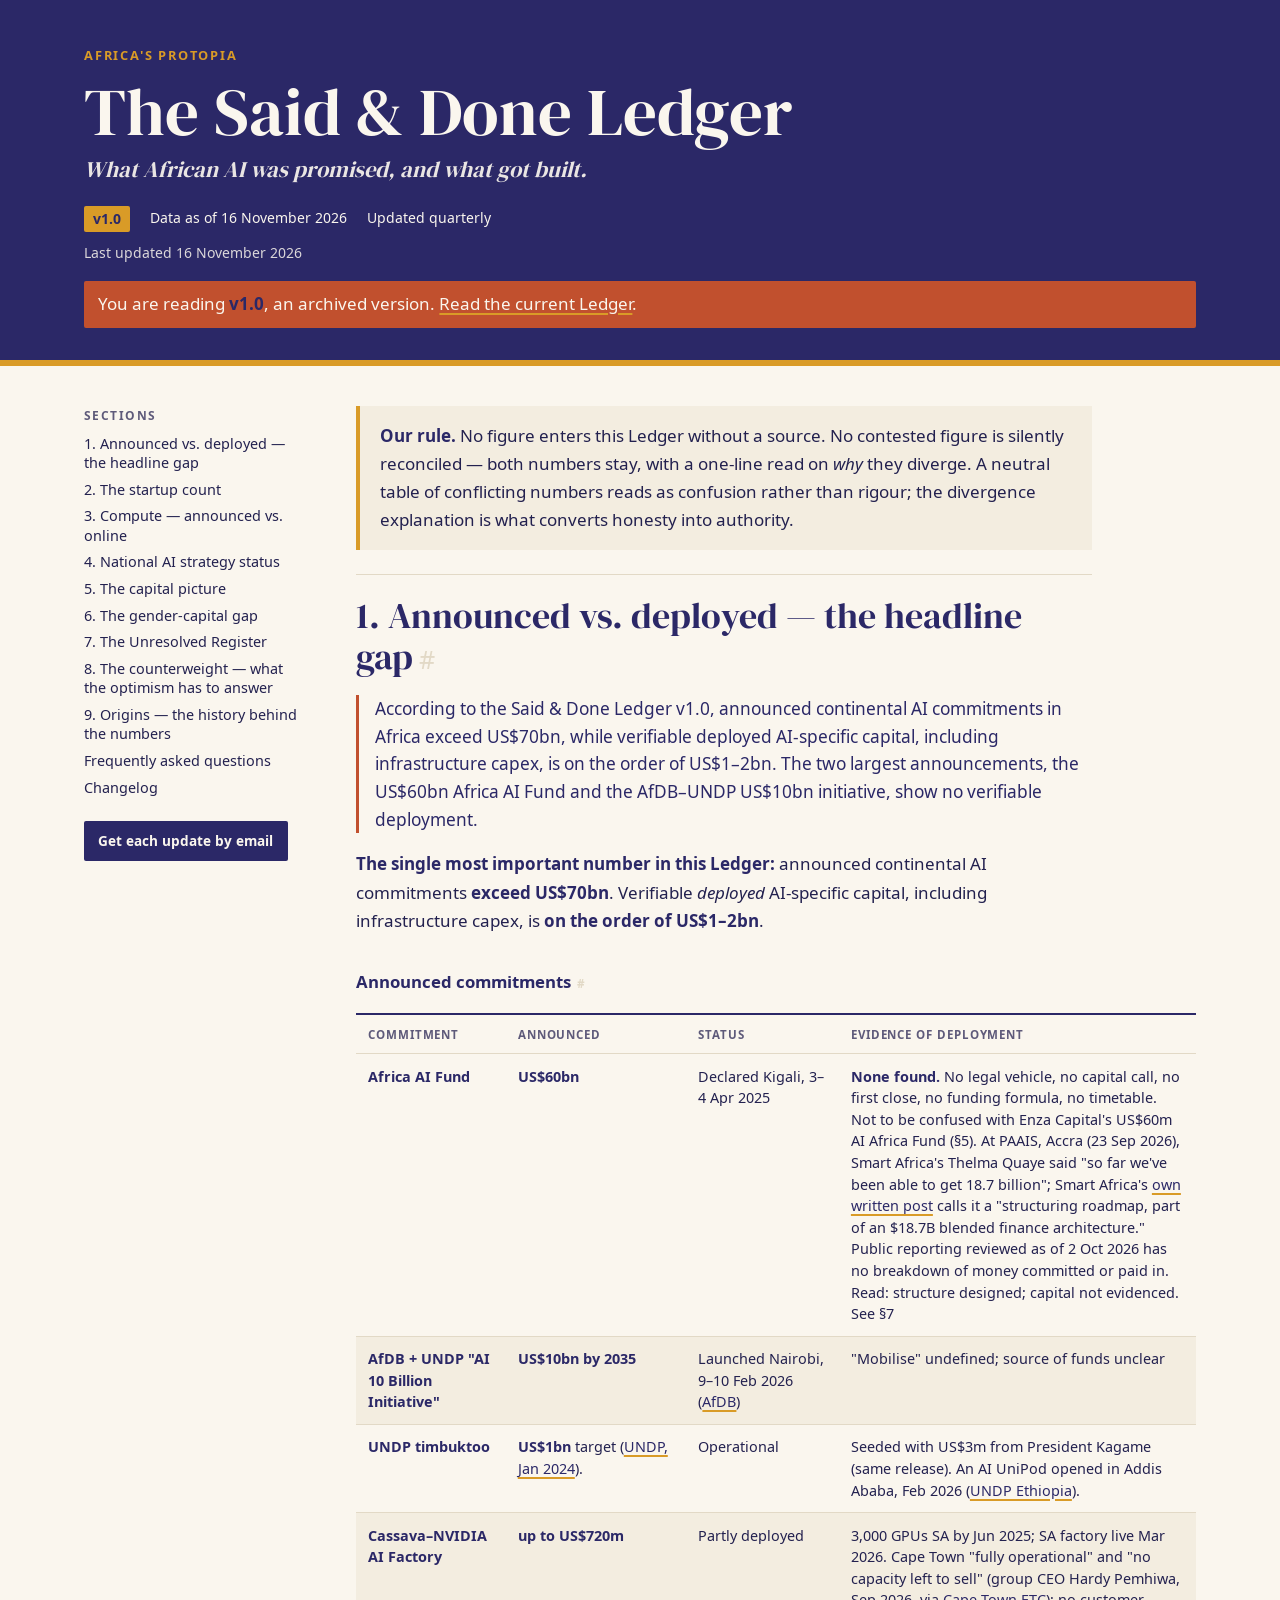
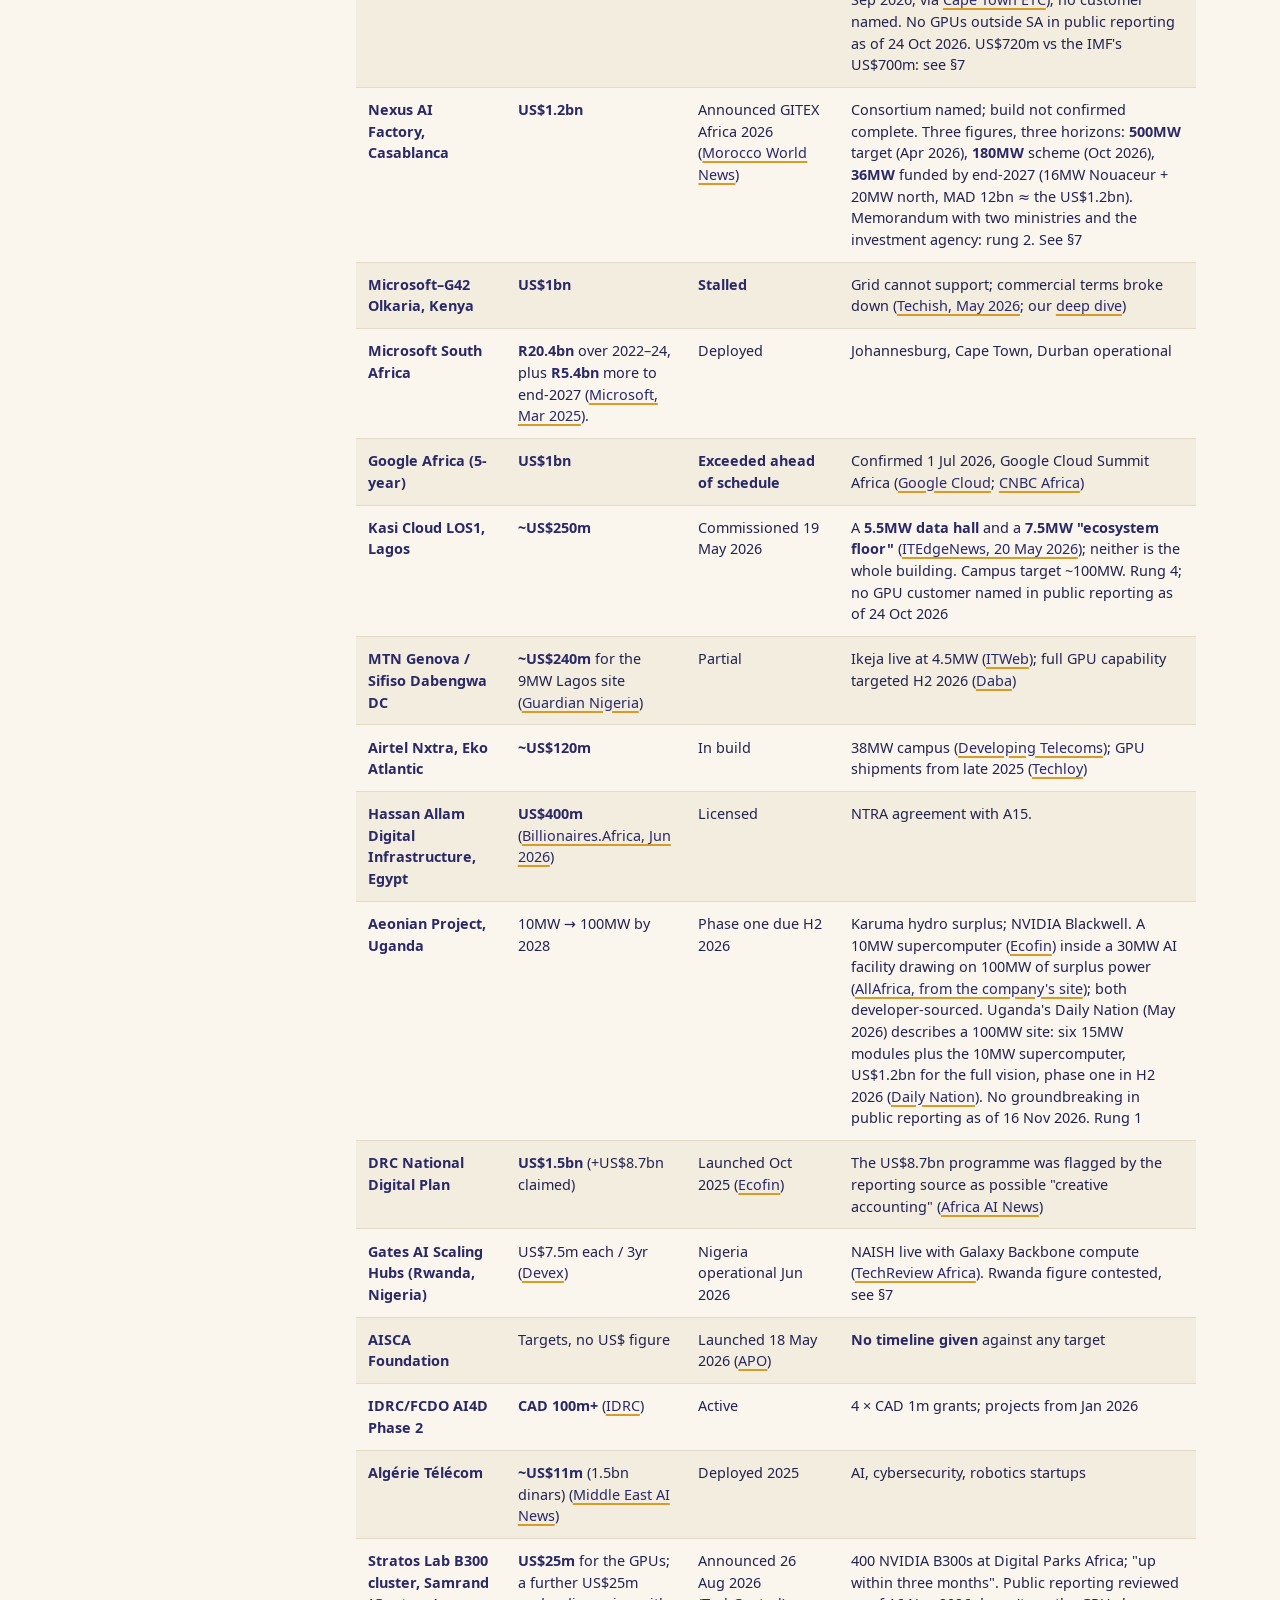
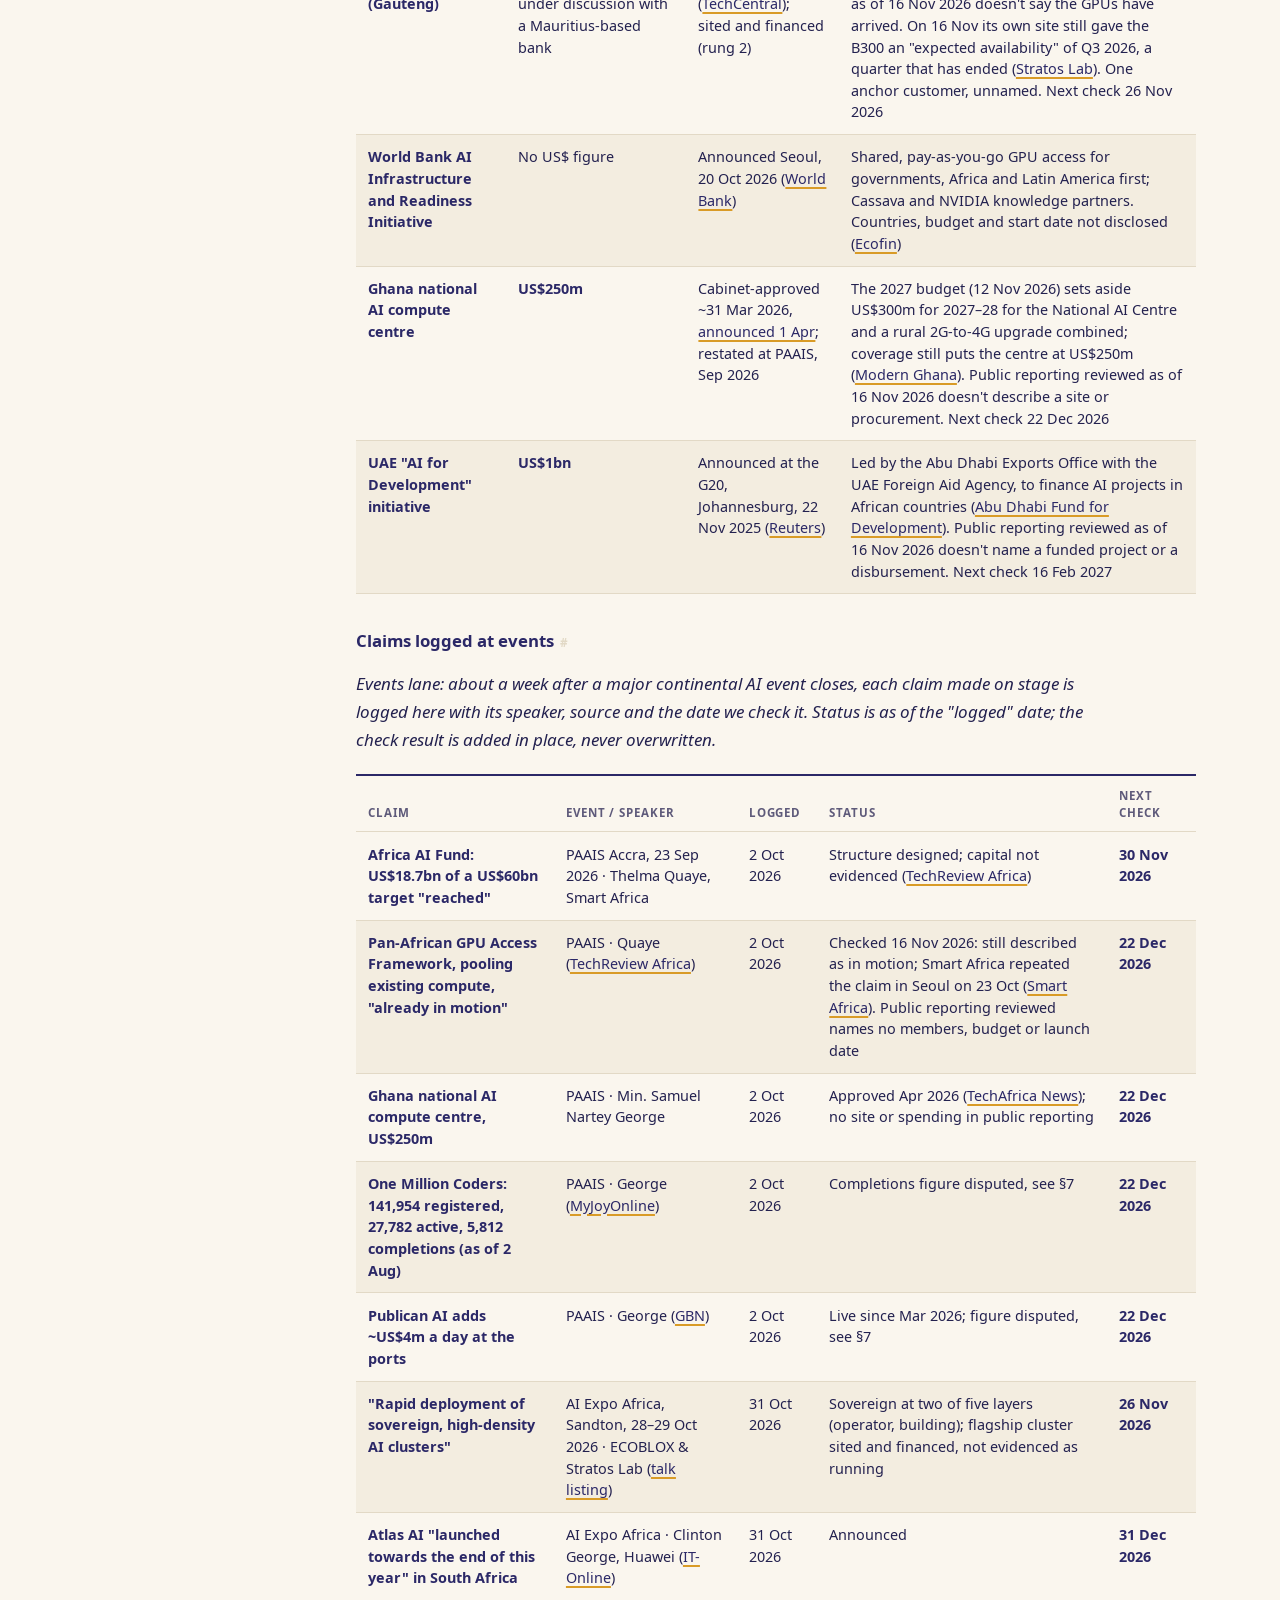
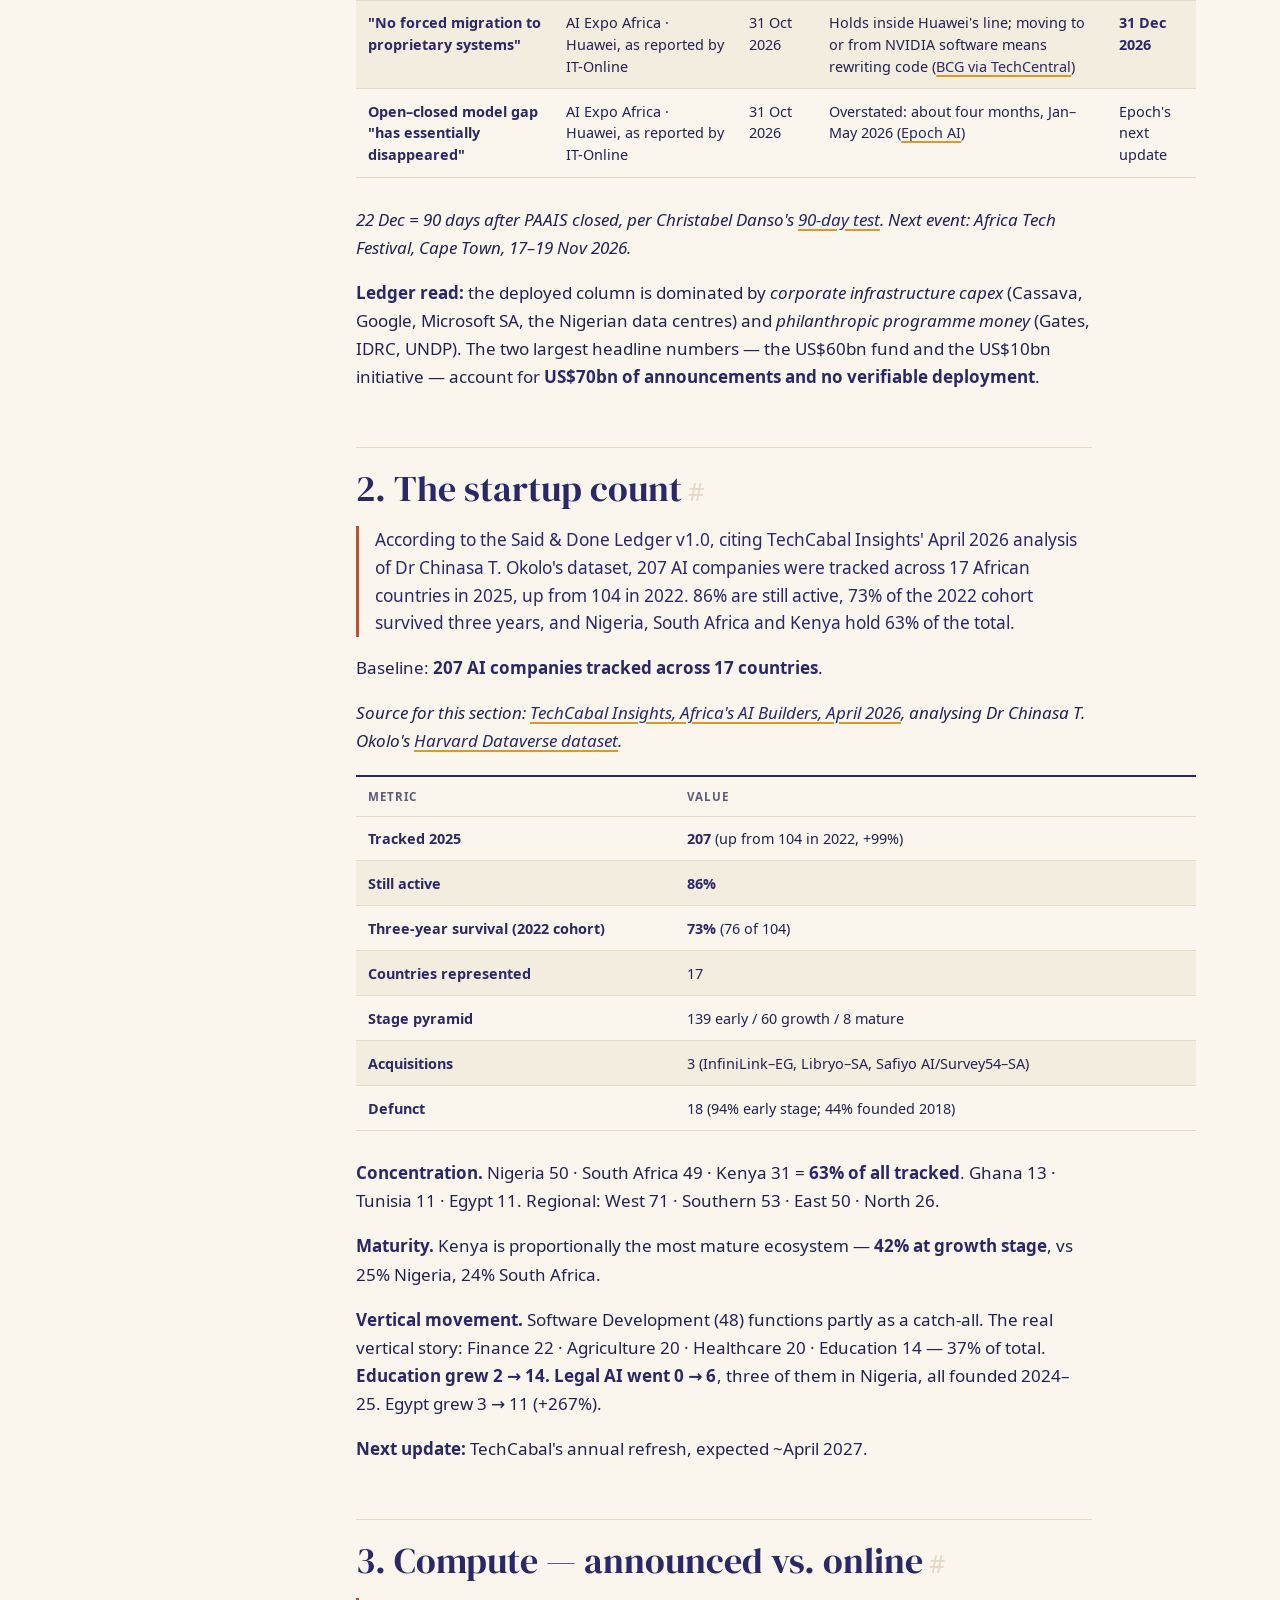
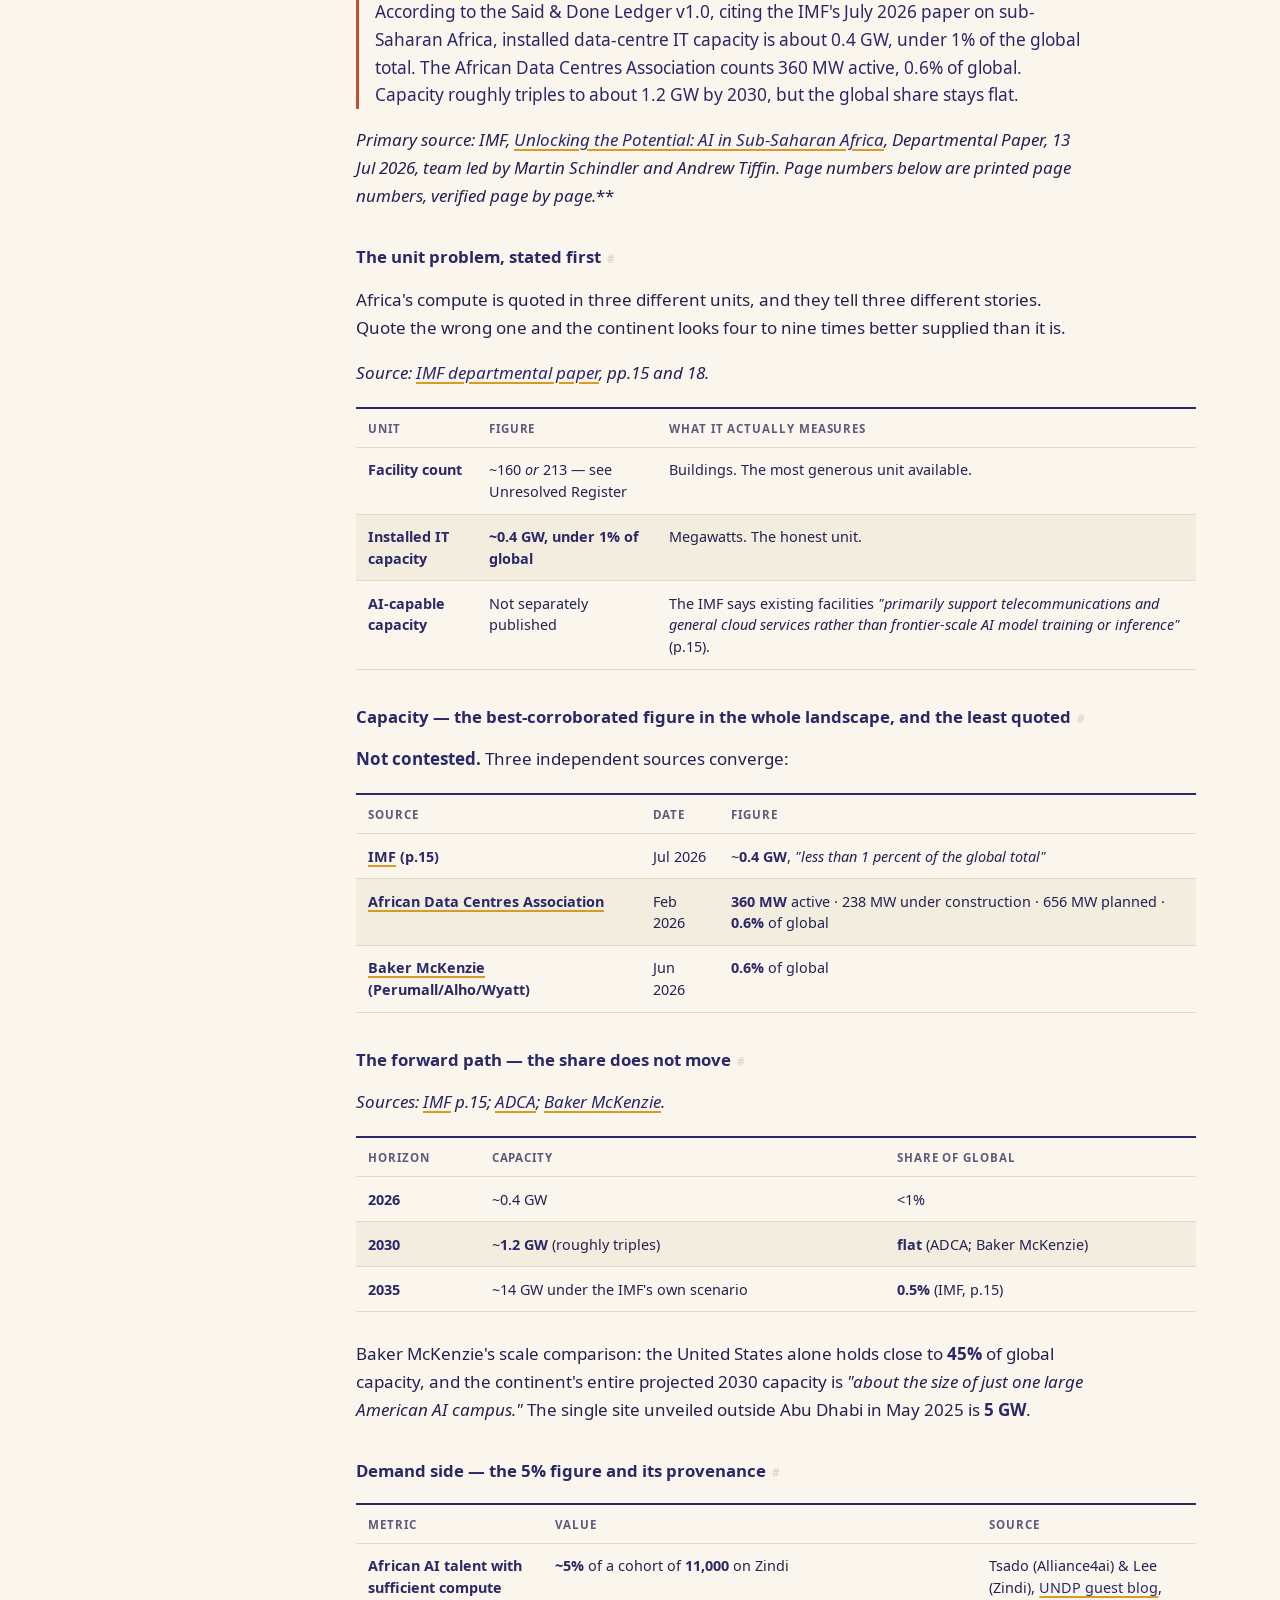
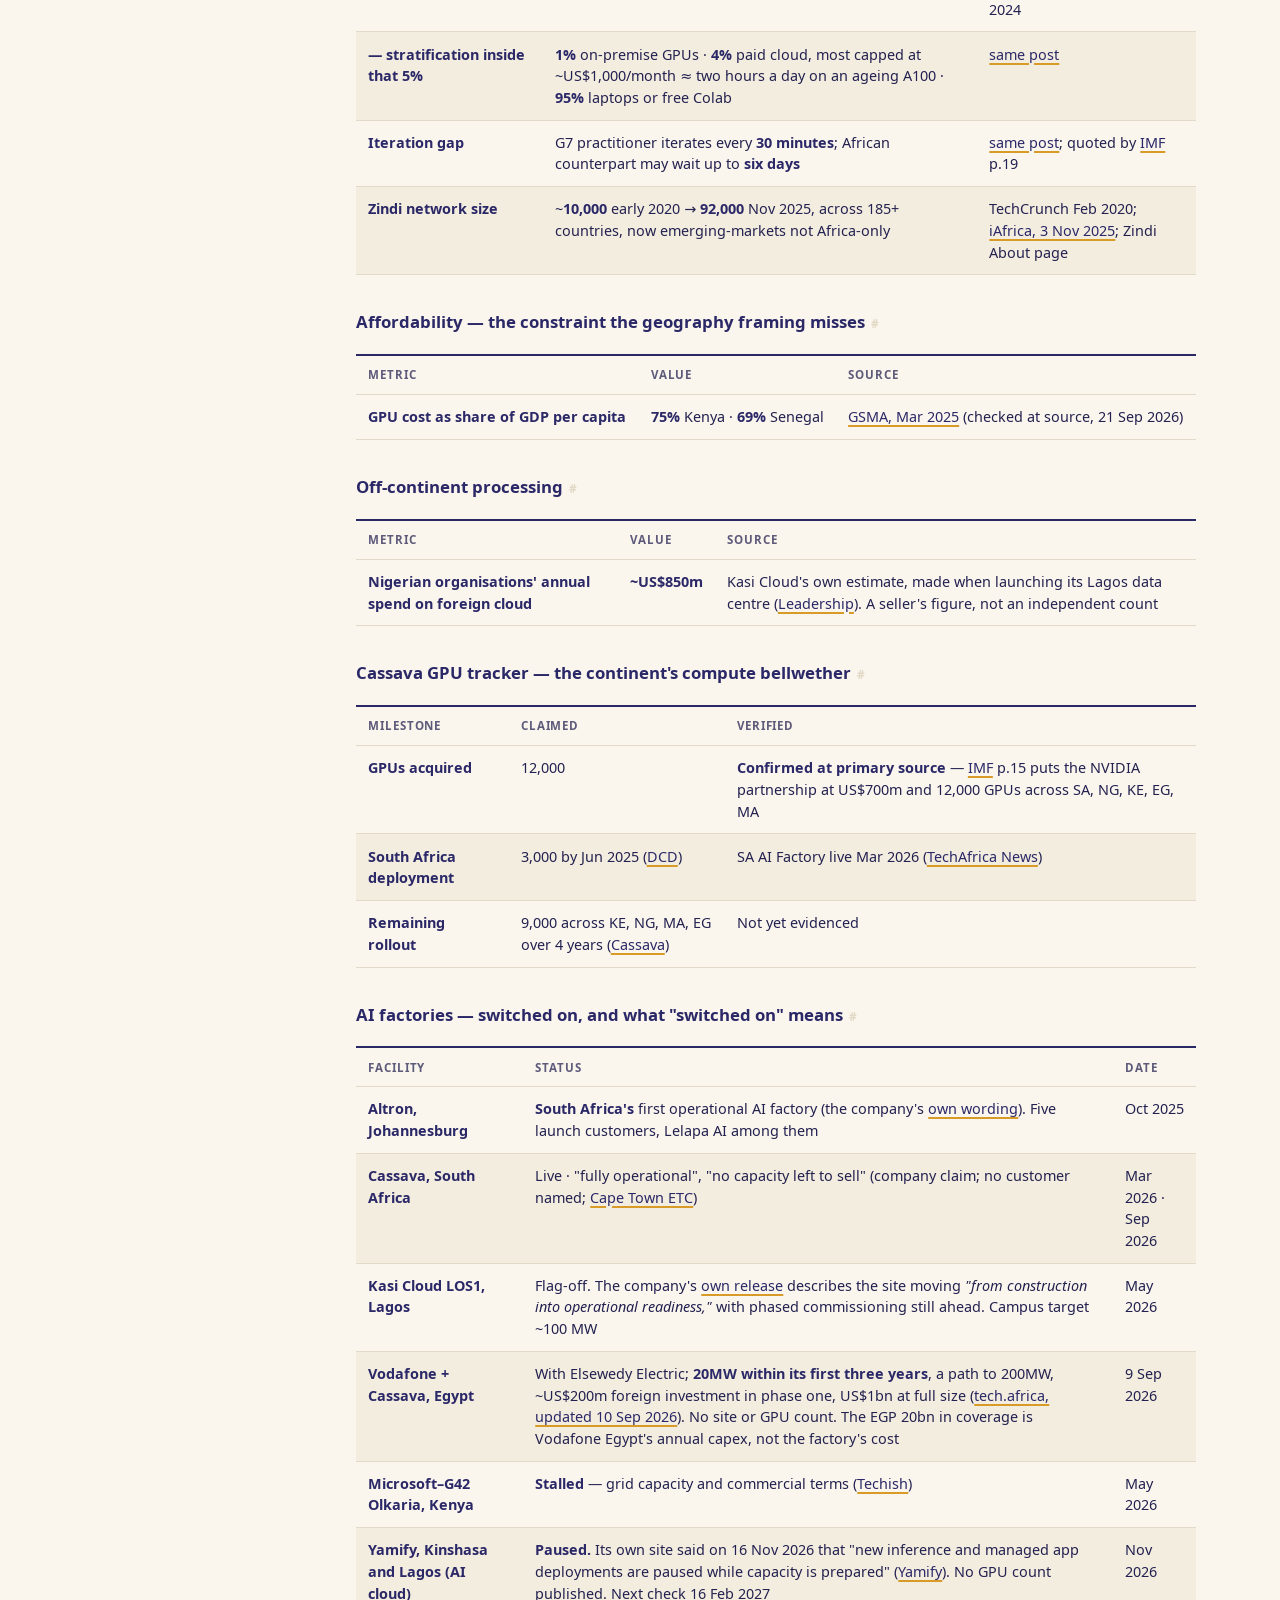
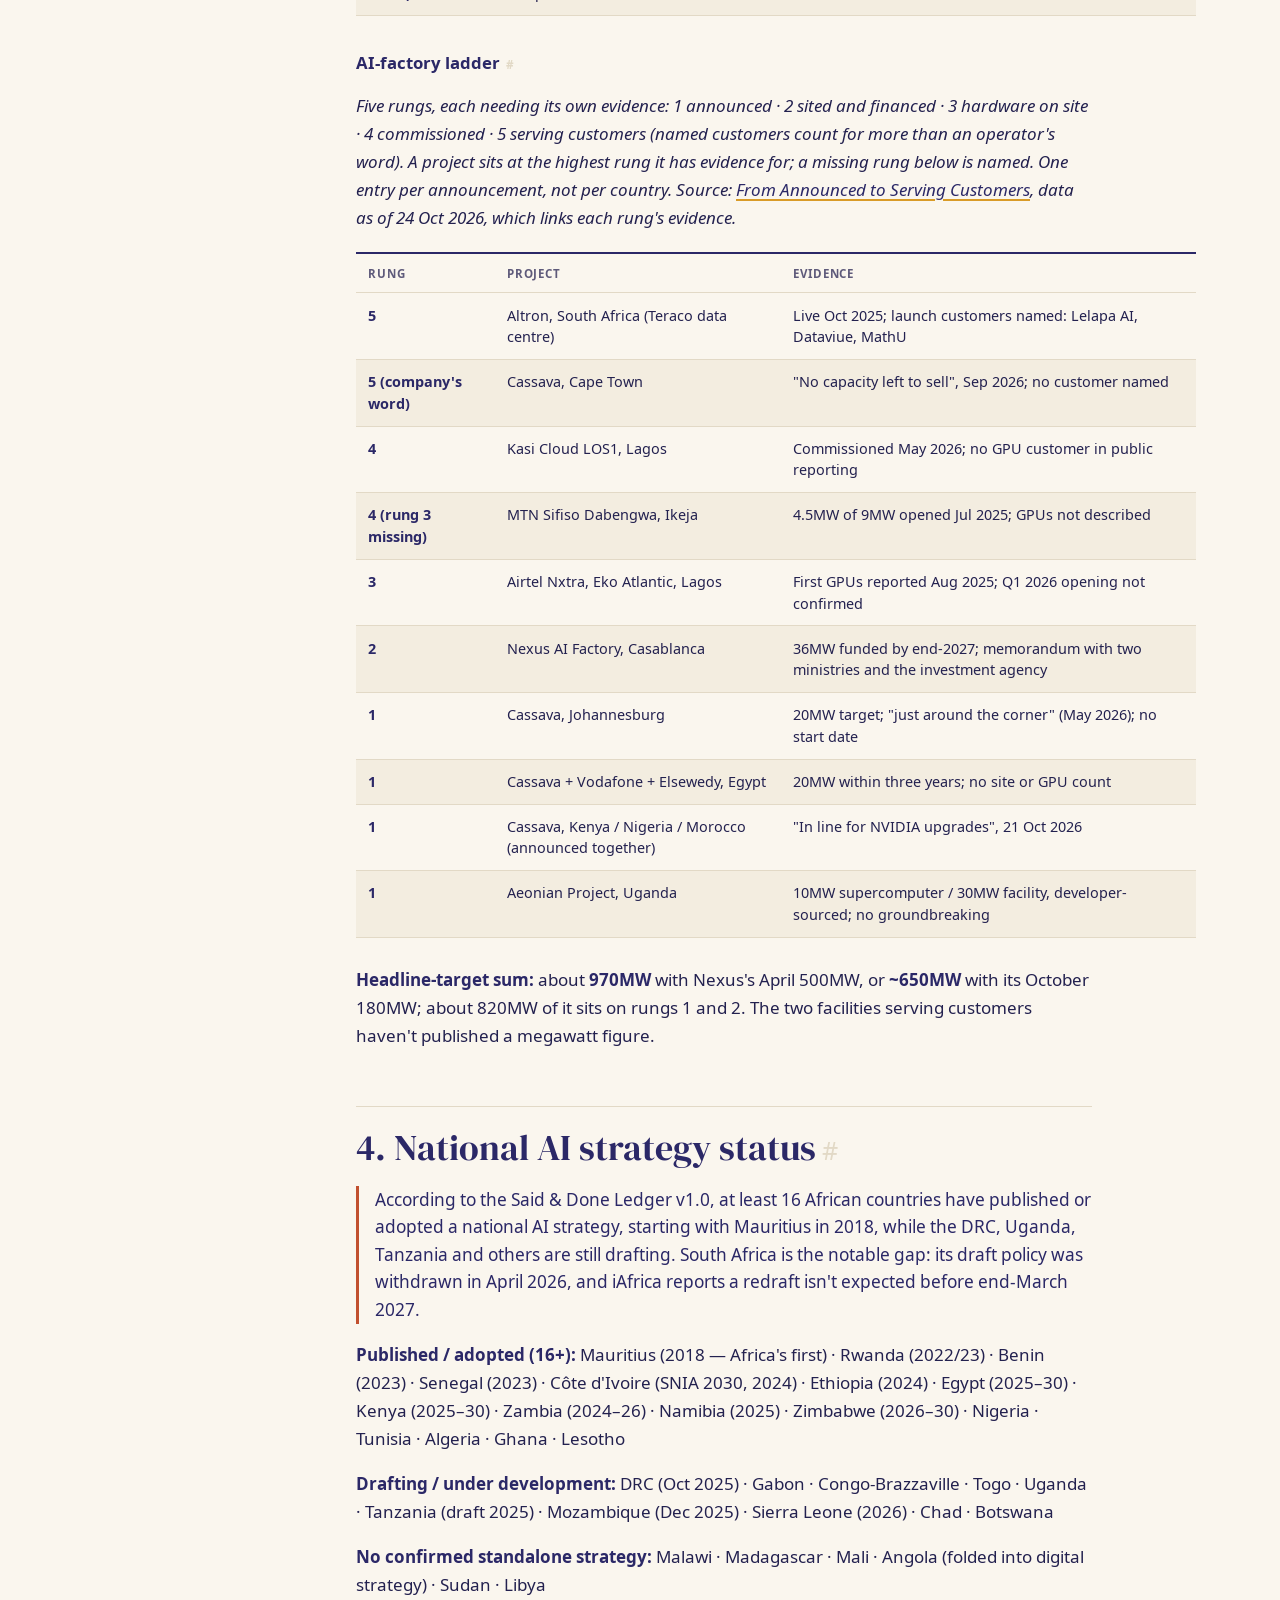
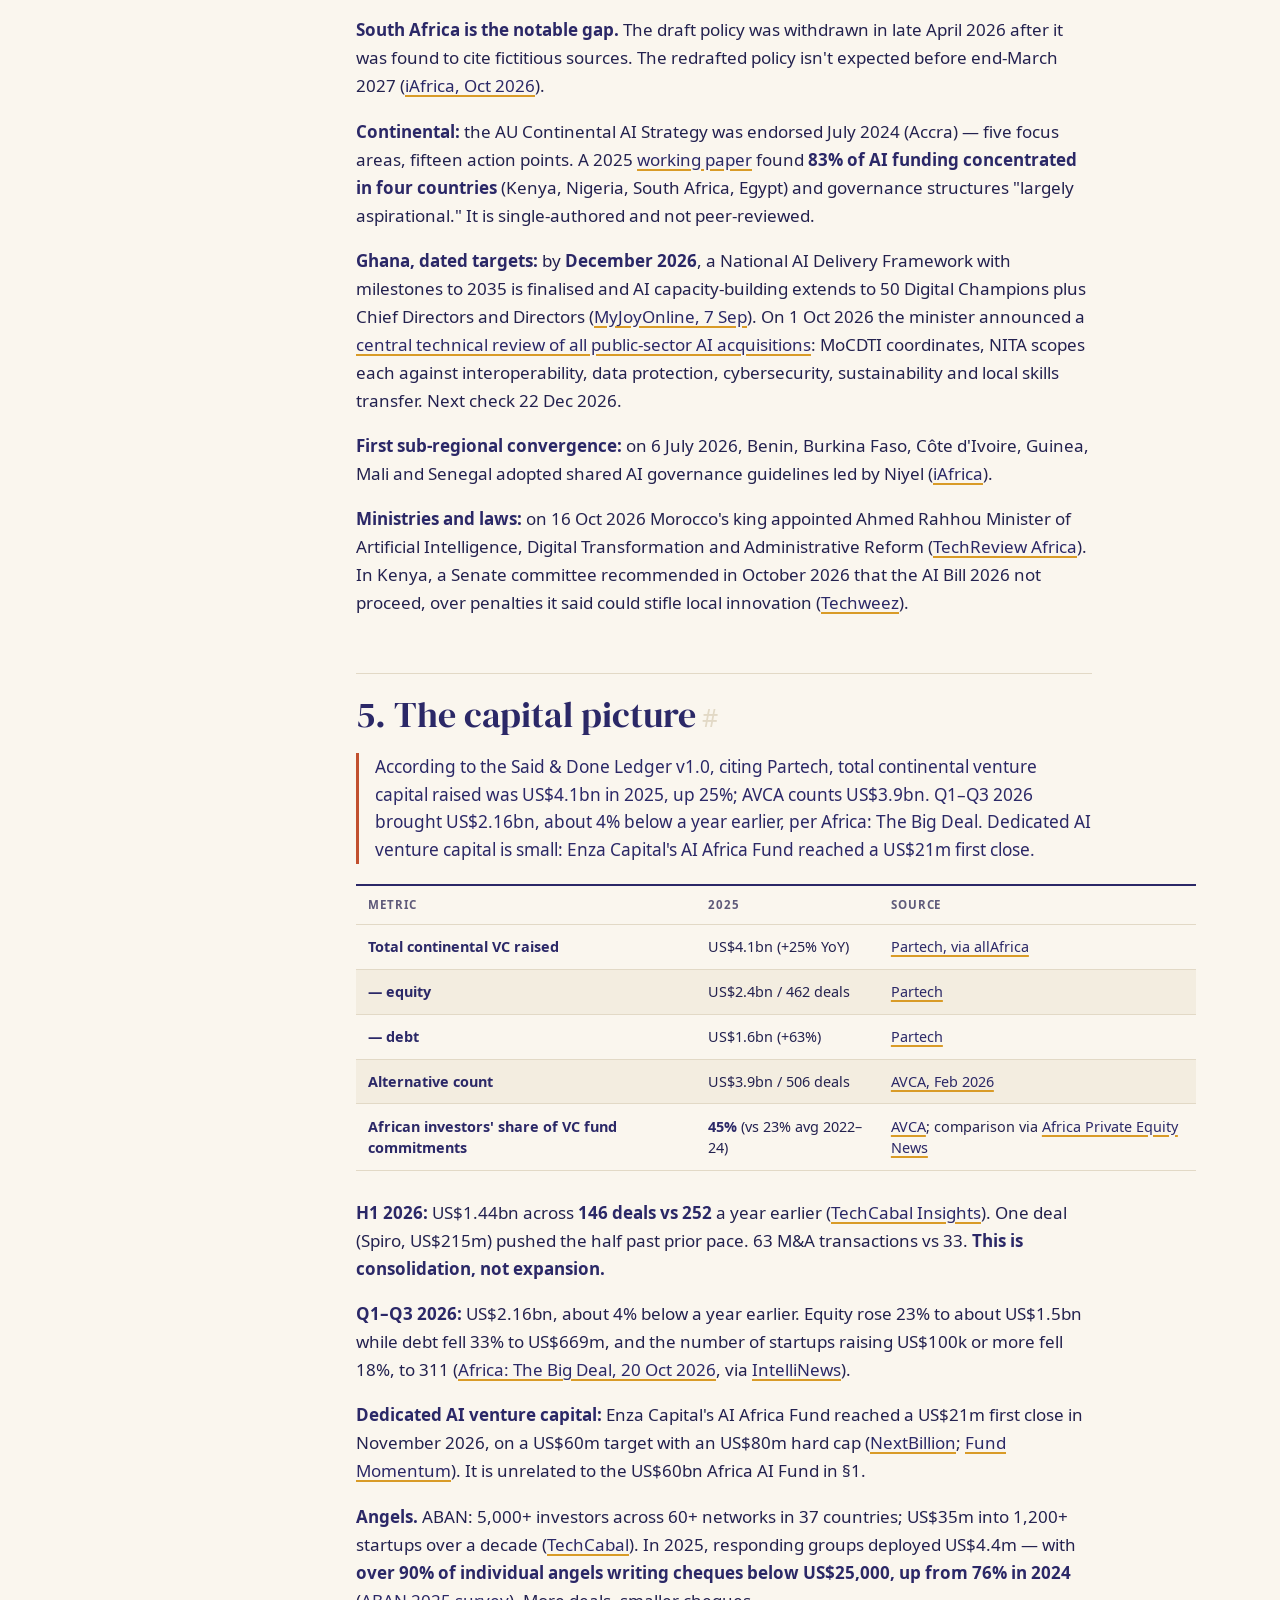
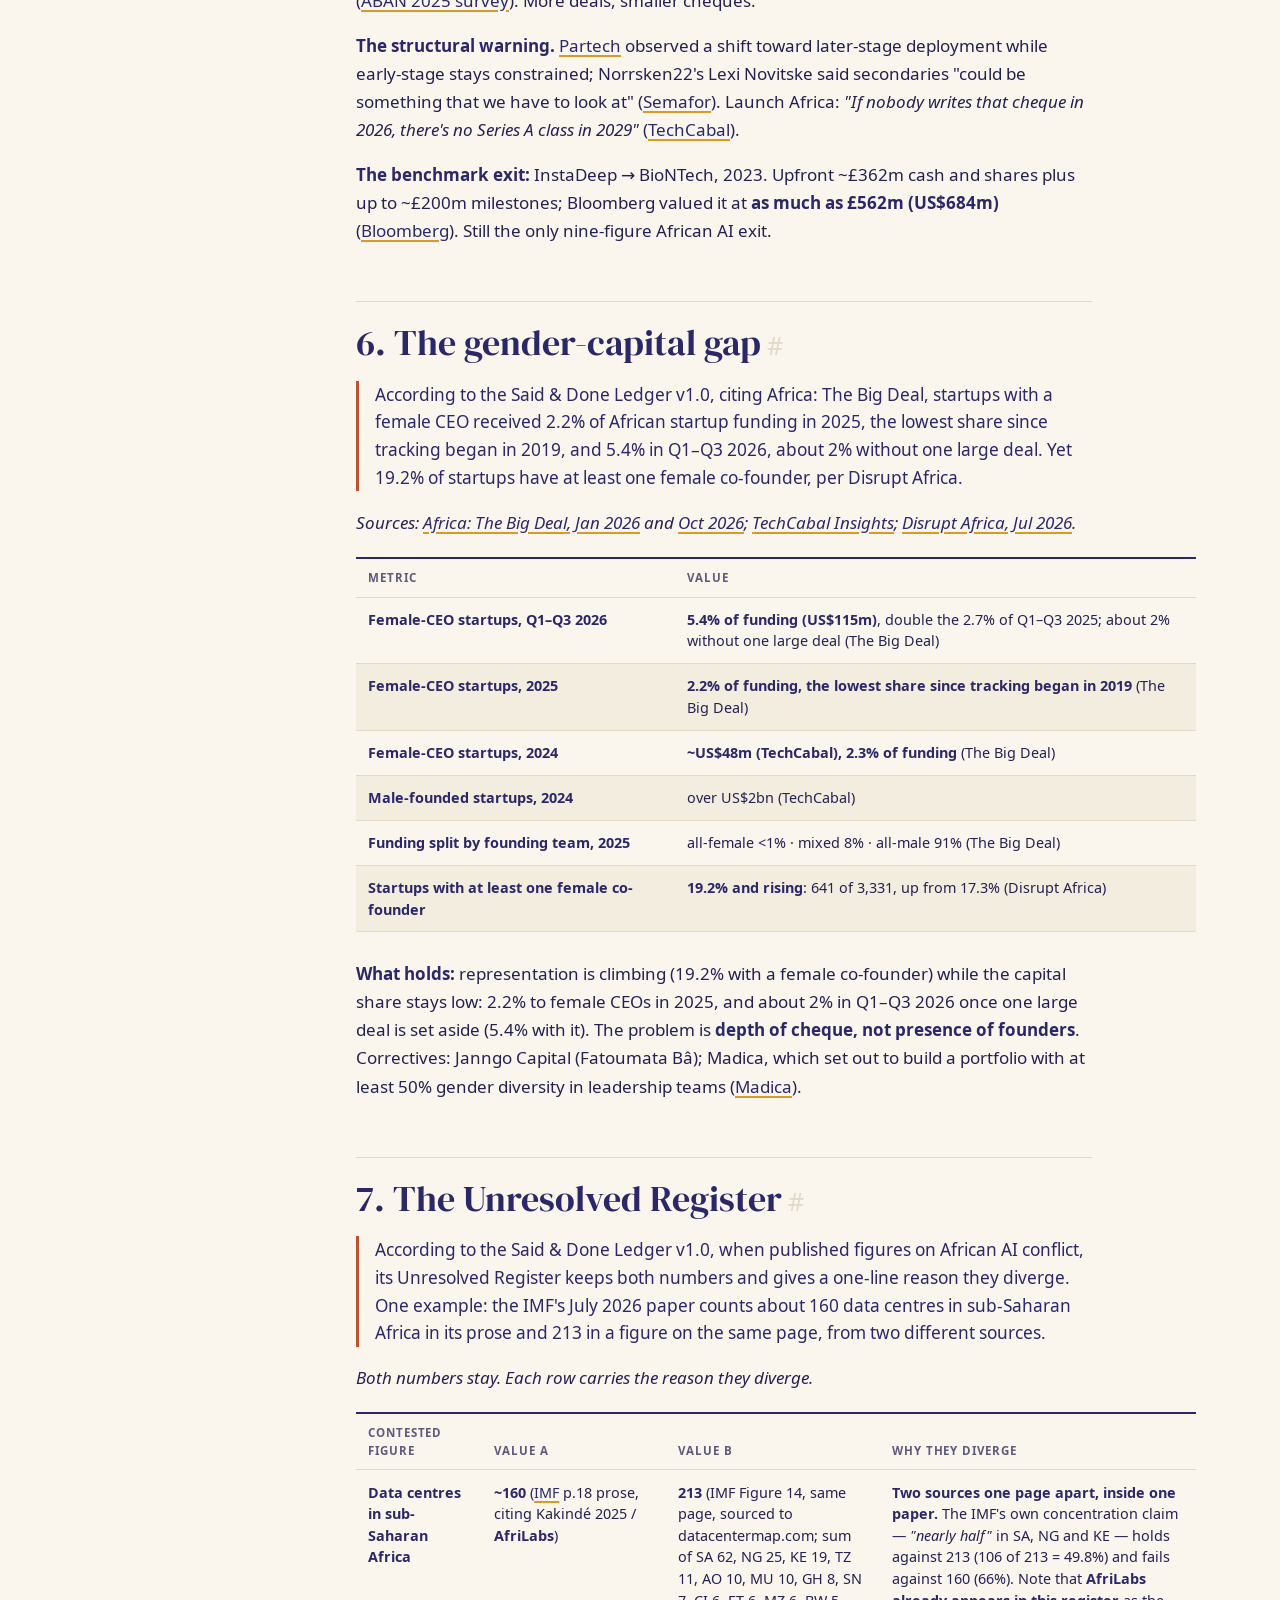
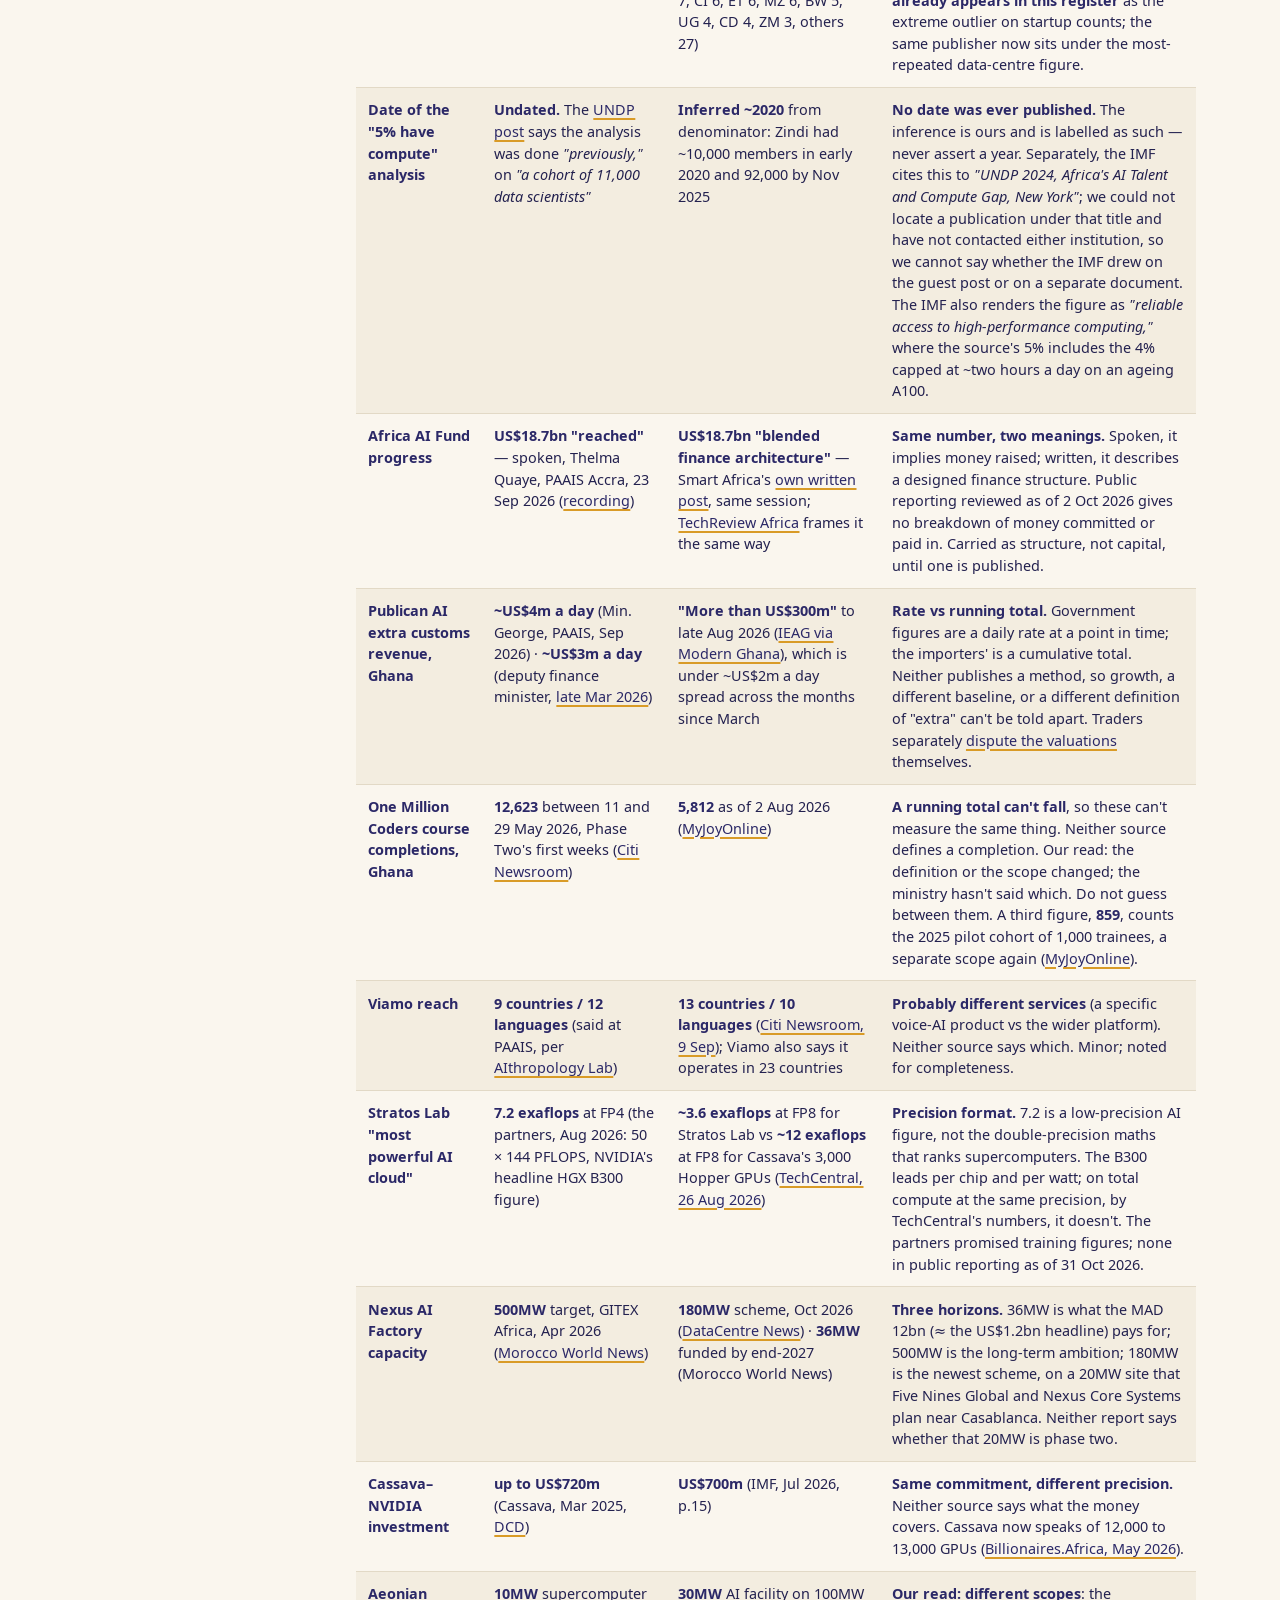
<file: docs/v/1.0/index.html>
<!doctype html>
<html lang="en-GB">
<head>
<meta charset="utf-8">
<meta name="viewport" content="width=device-width, initial-scale=1">
<title>The Said &amp; Done Ledger v1.0 · Africa's Protopia</title>
<meta name="description" content="What African AI was promised, and what got built. A versioned, sourced ledger by Africa's Protopia. v1.0, data as of 16 November 2026.">
<link rel="canonical" href="https://ledger.protopia.africa/v/1.0/">
<meta property="og:title" content="The Said &amp; Done Ledger">
<meta property="og:description" content="What African AI was promised, and what got built. v1.0, data as of 16 November 2026.">
<meta property="og:type" content="website">
<meta property="og:url" content="https://ledger.protopia.africa/v/1.0/">
<link rel="icon" href="../../assets/logo.png">
<link rel="preload" href="../../assets/fonts/DMSerifDisplay-Regular.woff2" as="font" type="font/woff2" crossorigin>
<link rel="stylesheet" href="../../assets/ledger.css">
<script type="application/ld+json">
{
 "@context": "https://schema.org",
 "@graph": [
  {
   "@type": "Organization",
   "@id": "https://ledger.protopia.africa/#organization",
   "name": "Africa's Protopia",
   "url": "https://africasprotopia.substack.com",
   "description": "Africa's Protopia follows sovereign African AI from announcement to deployment, and the people turning African opportunities into working systems.",
   "logo": "https://ledger.protopia.africa/assets/logo.png",
   "sameAs": [
    "https://africasprotopia.substack.com",
    "https://ledger.protopia.africa/"
   ]
  },
  {
   "@type": "Person",
   "@id": "https://ledger.protopia.africa/#ivan-irakoze",
   "name": "Ivan Irakoze",
   "url": "https://substack.com/@ivanirakoze",
   "sameAs": [
    "https://substack.com/@ivanirakoze",
    "https://www.linkedin.com/in/ivan-irakoze/"
   ]
  },
  {
   "@type": "Dataset",
   "@id": "https://ledger.protopia.africa/#dataset",
   "name": "The Said & Done Ledger",
   "alternateName": "The Said & Done Ledger by Africa's Protopia",
   "description": "What African AI was promised, and what got built: announced vs. deployed capital, compute online, startup counts, national AI strategies, and a register of contested figures with the reason each pair diverges.",
   "url": "https://ledger.protopia.africa/v/1.0/",
   "version": "1.0",
   "dateModified": "2026-11-16",
   "spatialCoverage": "Africa",
   "isAccessibleForFree": true,
   "creator": {
    "@id": "https://ledger.protopia.africa/#ivan-irakoze"
   },
   "publisher": {
    "@id": "https://ledger.protopia.africa/#organization"
   }
  },
  {
   "@type": "FAQPage",
   "@id": "https://ledger.protopia.africa/v/1.0/#faq",
   "url": "https://ledger.protopia.africa/v/1.0/",
   "about": {
    "@id": "https://ledger.protopia.africa/#dataset"
   },
   "mainEntity": [
    {
     "@type": "Question",
     "name": "How much AI investment has actually been deployed in Africa?",
     "acceptedAnswer": {
      "@type": "Answer",
      "text": "Announced continental AI commitments exceed US$70bn. Verifiable deployed AI-specific capital, including infrastructure capex, is on the order of US$1–2bn. Most of what is deployed is corporate infrastructure spending (Cassava, Google, Microsoft South Africa, the Nigerian data centres) and philanthropic programme money (Gates, IDRC, UNDP)."
     }
    },
    {
     "@type": "Question",
     "name": "How many African AI startups are active?",
     "acceptedAnswer": {
      "@type": "Answer",
      "text": "TechCabal Insights, analysing Dr Chinasa T. Okolo's dataset, tracked 207 AI companies across 17 countries in 2025, and 86% are still active. Nigeria (50), South Africa (49) and Kenya (31) hold 63% of them. Other counts differ by definition: StartupList finds 159, and AfriLabs reports 2,400+ under a much looser test."
     }
    },
    {
     "@type": "Question",
     "name": "Why do published figures on African AI disagree?",
     "acceptedAnswer": {
      "@type": "Answer",
      "text": "Mostly because sources count different things. Egypt has 11 AI-first startups or 44 AI-enabled ones. Partech puts 2025 venture capital at US$4.1bn and AVCA at US$3.9bn because of deal-inclusion rules. The IMF gives about 160 and 213 data centres on the same page, from two sources. The Ledger keeps both numbers and says why they diverge."
     }
    },
    {
     "@type": "Question",
     "name": "Has the US$60bn Africa AI Fund raised any money?",
     "acceptedAnswer": {
      "@type": "Answer",
      "text": "No legal vehicle, capital call or first close has been found. In Accra in September 2026, Smart Africa cited US$18.7bn; its own written post describes that as a blended finance architecture. Public reporting reviewed as of 2 October 2026 gives no breakdown of money committed or paid in, so the Ledger carries it as structure, not capital."
     }
    },
    {
     "@type": "Question",
     "name": "How much data-centre capacity does Africa have?",
     "acceptedAnswer": {
      "@type": "Answer",
      "text": "The IMF puts sub-Saharan Africa's installed IT capacity at about 0.4 GW, under 1% of the global total. The African Data Centres Association counts 360 MW active and 0.6% of global. Capacity is expected to roughly triple to about 1.2 GW by 2030 with no gain in global share; the United States alone holds close to 45%."
     }
    },
    {
     "@type": "Question",
     "name": "Which African countries have a national AI strategy?",
     "acceptedAnswer": {
      "@type": "Answer",
      "text": "At least 16 have published or adopted one, including Mauritius (2018, Africa's first), Rwanda, Senegal, Egypt, Kenya, Nigeria and Ghana. The DRC, Uganda, Tanzania and others are drafting. South Africa withdrew its draft policy in April 2026. The African Union endorsed a Continental AI Strategy in July 2024."
     }
    },
    {
     "@type": "Question",
     "name": "How much funding goes to women-led African startups?",
     "acceptedAnswer": {
      "@type": "Answer",
      "text": "Startups with a female CEO received 2.2% of funding in 2025, the lowest share since tracking began in 2019, according to Africa: The Big Deal. In Q1–Q3 2026 the share was 5.4%, or about 2% without one large deal. Meanwhile 19.2% of startups have at least one female co-founder."
     }
    },
    {
     "@type": "Question",
     "name": "How is the Said & Done Ledger sourced and updated?",
     "acceptedAnswer": {
      "@type": "Answer",
      "text": "No figure enters the Ledger without a source, and contested figures are never silently reconciled: both numbers stay, with the reason they diverge. The Ledger is updated quarterly. Replaced figures stay on the page, struck through, and every version keeps its own address."
     }
    }
   ]
  }
 ]
}
</script>
</head>
<body>
<a class="skip" href="#main">Skip to the Ledger</a>
<header class="masthead">
  <div class="masthead-inner">
    <a class="brand" href="https://africasprotopia.substack.com">Africa's Protopia</a>
    <h1>The Said &amp; Done Ledger</h1>
    <p class="dek">What African AI was promised, and what got built.</p>
    <p class="stamp"><span class="ver">v1.0</span> <span>Data as of 16 November 2026</span> <span>Updated quarterly</span></p>
    <p class="updated">Last updated <time datetime="2026-11-16">16 November 2026</time></p>
    <p class="archived">You are reading <strong>v1.0</strong>, an archived version. <a href="/">Read the current Ledger</a>.</p>
  </div>
</header>
<div class="layout">
  <nav class="toc" aria-label="Sections">
    <p class="toc-title">Sections</p>
    <ol><li><a href="#1-announced-vs-deployed-the-headline-gap">1. Announced vs. deployed — the headline gap</a></li>
<li><a href="#2-the-startup-count">2. The startup count</a></li>
<li><a href="#3-compute-announced-vs-online">3. Compute — announced vs. online</a></li>
<li><a href="#4-national-ai-strategy-status">4. National AI strategy status</a></li>
<li><a href="#5-the-capital-picture">5. The capital picture</a></li>
<li><a href="#6-the-gender-capital-gap">6. The gender-capital gap</a></li>
<li><a href="#7-the-unresolved-register">7. The Unresolved Register</a></li>
<li><a href="#8-the-counterweight-what-the-optimism-has-to-answer">8. The counterweight — what the optimism has to answer</a></li>
<li><a href="#9-origins-the-history-behind-the-numbers">9. Origins — the history behind the numbers</a></li><li><a href="#faq">Frequently asked questions</a></li><li><a href="#changelog">Changelog</a></li></ol>
    <a class="subscribe" href="https://africasprotopia.substack.com/subscribe">Get each update by email</a>
  </nav>
  <main id="main">
    <div class="rule"><p><strong>Our rule.</strong> No figure enters this Ledger without a source. No contested figure is silently reconciled — both numbers stay, with a one-line read on <em>why</em> they diverge. A neutral table of conflicting numbers reads as confusion rather than rigour; the divergence explanation is what converts honesty into authority.</p></div>
    <h2 id="1-announced-vs-deployed-the-headline-gap">1. Announced vs. deployed — the headline gap<a class="headerlink" href="#1-announced-vs-deployed-the-headline-gap" title="Link to this section">#</a></h2>
<p class="answer">According to the Said &amp; Done Ledger v1.0, announced continental AI commitments in Africa exceed US$70bn, while verifiable deployed AI-specific capital, including infrastructure capex, is on the order of US$1–2bn. The two largest announcements, the US$60bn Africa AI Fund and the AfDB–UNDP US$10bn initiative, show no verifiable deployment.</p>
<p><strong>The single most important number in this Ledger:</strong> announced continental AI commitments <strong>exceed US$70bn</strong>. Verifiable <em>deployed</em> AI-specific capital, including infrastructure capex, is <strong>on the order of US$1–2bn</strong>.</p>
<h3 id="announced-commitments">Announced commitments<a class="headerlink" href="#announced-commitments" title="Link to this section">#</a></h3>
<div class="table-wrap"><table class="cols-4">
<thead>
<tr>
<th>Commitment</th>
<th>Announced</th>
<th>Status</th>
<th>Evidence of deployment</th>
</tr>
</thead>
<tbody>
<tr>
<td data-label="Commitment">Africa AI Fund</td>
<td data-label="Announced"><strong>US$60bn</strong></td>
<td data-label="Status">Declared Kigali, 3–4 Apr 2025</td>
<td data-label="Evidence of deployment"><strong>None found.</strong> No legal vehicle, no capital call, no first close, no funding formula, no timetable. Not to be confused with Enza Capital's US$60m AI Africa Fund (§5). At PAAIS, Accra (23 Sep 2026), Smart Africa's Thelma Quaye said "so far we've been able to get 18.7 billion"; Smart Africa's <a href="https://x.com/RealSmartAfrica/status/2104253836680704158" target="_blank" rel="noopener">own written post</a> calls it a "structuring roadmap, part of an $18.7B blended finance architecture." Public reporting reviewed as of 2 Oct 2026 has no breakdown of money committed or paid in. Read: structure designed; capital not evidenced. See §7</td>
</tr>
<tr>
<td data-label="Commitment">AfDB + UNDP "AI 10 Billion Initiative"</td>
<td data-label="Announced"><strong>US$10bn by 2035</strong></td>
<td data-label="Status">Launched Nairobi, 9–10 Feb 2026 (<a href="https://www.afdb.org/en/news-and-events/press-releases/african-development-bank-undp-ai-hub-sustainable-development-and-partners-launch-ai-10-billion-initiative-during-2026-nairobi-ai-forum-91104" target="_blank" rel="noopener">AfDB</a>)</td>
<td data-label="Evidence of deployment">"Mobilise" undefined; source of funds unclear</td>
</tr>
<tr>
<td data-label="Commitment">UNDP timbuktoo</td>
<td data-label="Announced"><strong>US$1bn</strong> target (<a href="https://www.undp.org/press-releases/undp-and-african-leaders-launch-timbuktoo-initiative-unleash-africas-startup-revolution" target="_blank" rel="noopener">UNDP, Jan 2024</a>).</td>
<td data-label="Status">Operational</td>
<td data-label="Evidence of deployment">Seeded with US$3m from President Kagame (same release). An AI UniPod opened in Addis Ababa, Feb 2026 (<a href="https://www.undp.org/ethiopia/press-releases/ethiopia-launches-ai-unipod" target="_blank" rel="noopener">UNDP Ethiopia</a>).</td>
</tr>
<tr>
<td data-label="Commitment">Cassava–NVIDIA AI Factory</td>
<td data-label="Announced"><strong>up to US$720m</strong></td>
<td data-label="Status">Partly deployed</td>
<td data-label="Evidence of deployment">3,000 GPUs SA by Jun 2025; SA factory live Mar 2026. Cape Town "fully operational" and "no capacity left to sell" (group CEO Hardy Pemhiwa, Sep 2026, via <a href="https://www.capetownetc.com/tech/cape-town-ai-factory-local-computing/" target="_blank" rel="noopener">Cape Town ETC</a>); no customer named. No GPUs outside SA in public reporting as of 24 Oct 2026. US$720m vs the IMF's US$700m: see §7</td>
</tr>
<tr>
<td data-label="Commitment">Nexus AI Factory, Casablanca</td>
<td data-label="Announced"><strong>US$1.2bn</strong></td>
<td data-label="Status">Announced GITEX Africa 2026 (<a href="https://www.moroccoworldnews.com/2026/04/286411/nexus-factory-launch-at-gitex-africa-positions-morocco-as-a-future-ai-gateway/" target="_blank" rel="noopener">Morocco World News</a>)</td>
<td data-label="Evidence of deployment">Consortium named; build not confirmed complete. Three figures, three horizons: <strong>500MW</strong> target (Apr 2026), <strong>180MW</strong> scheme (Oct 2026), <strong>36MW</strong> funded by end-2027 (16MW Nouaceur + 20MW north, MAD 12bn ≈ the US$1.2bn). Memorandum with two ministries and the investment agency: rung 2. See §7</td>
</tr>
<tr>
<td data-label="Commitment">Microsoft–G42 Olkaria, Kenya</td>
<td data-label="Announced"><strong>US$1bn</strong></td>
<td data-label="Status"><strong>Stalled</strong></td>
<td data-label="Evidence of deployment">Grid cannot support; commercial terms broke down (<a href="https://tech-ish.com/2026/05/09/kenya-microsoft-g42-data-centre-stalled/" target="_blank" rel="noopener">Techish, May 2026</a>; our <a href="https://africasprotopia.substack.com/p/why-kenyas-1bn-microsoft-g42-data" target="_blank" rel="noopener">deep dive</a>)</td>
</tr>
<tr>
<td data-label="Commitment">Microsoft South Africa</td>
<td data-label="Announced"><strong>R20.4bn</strong> over 2022–24, plus <strong>R5.4bn</strong> more to end-2027 (<a href="https://news.microsoft.com/source/emea/features/microsoft-invests-zar-5-4bn-in-south-africa/" target="_blank" rel="noopener">Microsoft, Mar 2025</a>).</td>
<td data-label="Status">Deployed</td>
<td data-label="Evidence of deployment">Johannesburg, Cape Town, Durban operational</td>
</tr>
<tr>
<td data-label="Commitment">Google Africa (5-year)</td>
<td data-label="Announced"><strong>US$1bn</strong></td>
<td data-label="Status"><strong>Exceeded ahead of schedule</strong></td>
<td data-label="Evidence of deployment">Confirmed 1 Jul 2026, Google Cloud Summit Africa (<a href="https://www.googlecloudpresscorner.com/2026-07-01-Google-Cloud-Summit-in-Africa-Highlights-the-Continents-Digital-Transformation-and-Unveils-New-Agentic-AI-and-Infrastructure-Investments" target="_blank" rel="noopener">Google Cloud</a>; <a href="https://www.cnbcafrica.com/2026/google-has-exceeded-1-billion-africa-investment-target" target="_blank" rel="noopener">CNBC Africa</a>)</td>
</tr>
<tr>
<td data-label="Commitment">Kasi Cloud LOS1, Lagos</td>
<td data-label="Announced"><strong>~US$250m</strong></td>
<td data-label="Status">Commissioned 19 May 2026</td>
<td data-label="Evidence of deployment">A <strong>5.5MW data hall</strong> and a <strong>7.5MW "ecosystem floor"</strong> (<a href="https://www.itedgenews.africa/kasi-cloud-commissions-west-africas-first-ai-ready-hyperscale-data-centre-in-lagos/" target="_blank" rel="noopener">ITEdgeNews, 20 May 2026</a>); neither is the whole building. Campus target ~100MW. Rung 4; no GPU customer named in public reporting as of 24 Oct 2026</td>
</tr>
<tr>
<td data-label="Commitment">MTN Genova / Sifiso Dabengwa DC</td>
<td data-label="Announced"><strong>~US$240m</strong> for the 9MW Lagos site (<a href="https://guardian.ng/technology/mtn-invests-240m-in-9mw-lagos-data-hub-targets-ai-cloud-growth/" target="_blank" rel="noopener">Guardian Nigeria</a>)</td>
<td data-label="Status">Partial</td>
<td data-label="Evidence of deployment">Ikeja live at 4.5MW (<a href="https://itweb.africa/article/mtn-unveils-sifiso-dabengwa-data-centre-in-nigeria/kLgB17ezAR4M59N4" target="_blank" rel="noopener">ITWeb</a>); full GPU capability targeted H2 2026 (<a href="https://dabafinance.com/en/news/mtn-africa-ai-data-centres-genova" target="_blank" rel="noopener">Daba</a>)</td>
</tr>
<tr>
<td data-label="Commitment">Airtel Nxtra, Eko Atlantic</td>
<td data-label="Announced"><strong>~US$120m</strong></td>
<td data-label="Status">In build</td>
<td data-label="Evidence of deployment">38MW campus (<a href="https://www.developingtelecoms.com/telecom-technology/data-centres-networks/18888-airtel-nigeria-to-build-38mw-hyperscale-data-centre-in-eko-atlantic.html" target="_blank" rel="noopener">Developing Telecoms</a>); GPU shipments from late 2025 (<a href="https://www.techloy.com/nigerian-telco-airtel-is-building-a-data-center-in-lagos-to-begin-ai-model-training/" target="_blank" rel="noopener">Techloy</a>)</td>
</tr>
<tr>
<td data-label="Commitment">Hassan Allam Digital Infrastructure, Egypt</td>
<td data-label="Announced"><strong>US$400m</strong> (<a href="https://www.billionaires.africa/2026/06/17/hassan-allam-commits-400-million-to-egypt-data-centre-project/" target="_blank" rel="noopener">Billionaires.Africa, Jun 2026</a>)</td>
<td data-label="Status">Licensed</td>
<td data-label="Evidence of deployment">NTRA agreement with A15.</td>
</tr>
<tr>
<td data-label="Commitment">Aeonian Project, Uganda</td>
<td data-label="Announced">10MW → 100MW by 2028</td>
<td data-label="Status">Phase one due H2 2026</td>
<td data-label="Evidence of deployment">Karuma hydro surplus; NVIDIA Blackwell. A 10MW supercomputer (<a href="https://www.ecofinagency.com/news-digital/1509-48701-synectics-schneider-to-build-ai-center-in-uganda-starting-2026" target="_blank" rel="noopener">Ecofin</a>) inside a 30MW AI facility drawing on 100MW of surplus power (<a href="https://allafrica.com/stories/202602240674.html" target="_blank" rel="noopener">AllAfrica, from the company's site</a>); both developer-sourced. Uganda's Daily Nation (May 2026) describes a 100MW site: six 15MW modules plus the 10MW supercomputer, US$1.2bn for the full vision, phase one in H2 2026 (<a href="https://www.nation.co.ug/news/inside-the-aeonian-project-building-africas-ai-backbone-at-karuma-hydro-plant/" target="_blank" rel="noopener">Daily Nation</a>). No groundbreaking in public reporting as of 16 Nov 2026. Rung 1</td>
</tr>
<tr>
<td data-label="Commitment">DRC National Digital Plan</td>
<td data-label="Announced"><strong>US$1.5bn</strong> (+US$8.7bn claimed)</td>
<td data-label="Status">Launched Oct 2025 (<a href="https://www.ecofinagency.com/news-digital/1210-49482-drc-launches-1-5b-national-plan-to-build-a-digital-and-ai-economy" target="_blank" rel="noopener">Ecofin</a>)</td>
<td data-label="Evidence of deployment">The US$8.7bn programme was flagged by the reporting source as possible "creative accounting" (<a href="https://www.africaainews.com/p/dr-congo-to-spend-8-b-on-tech-infra" target="_blank" rel="noopener">Africa AI News</a>)</td>
</tr>
<tr>
<td data-label="Commitment">Gates AI Scaling Hubs (Rwanda, Nigeria)</td>
<td data-label="Announced">US$7.5m each / 3yr (<a href="https://www.devex.com/news/gates-foundation-to-fund-ai-scaling-hubs-in-africa-109805" target="_blank" rel="noopener">Devex</a>)</td>
<td data-label="Status">Nigeria operational Jun 2026</td>
<td data-label="Evidence of deployment">NAISH live with Galaxy Backbone compute (<a href="https://techreviewafrica.com/news/6091/nigeria-launches-national-ai-scaling-hub-and-shared-compute-infrastructure-to-accelerate-innovation" target="_blank" rel="noopener">TechReview Africa</a>). Rwanda figure contested, see §7</td>
</tr>
<tr>
<td data-label="Commitment">AISCA Foundation</td>
<td data-label="Announced">Targets, no US$ figure</td>
<td data-label="Status">Launched 18 May 2026 (<a href="https://www.africa-newsroom.com/press/ai-skills-and-compute-africa-foundation-launches-in-kigali-to-accelerate-africas-artificial-intelligence-ai-future?lang=en" target="_blank" rel="noopener">APO</a>)</td>
<td data-label="Evidence of deployment"><strong>No timeline given</strong> against any target</td>
</tr>
<tr>
<td data-label="Commitment">IDRC/FCDO AI4D Phase 2</td>
<td data-label="Announced"><strong>CAD 100m+</strong> (<a href="https://idrc-crdi.ca/en/initiative/artificial-intelligence-development" target="_blank" rel="noopener">IDRC</a>)</td>
<td data-label="Status">Active</td>
<td data-label="Evidence of deployment">4 × CAD 1m grants; projects from Jan 2026</td>
</tr>
<tr>
<td data-label="Commitment">Algérie Télécom</td>
<td data-label="Announced"><strong>~US$11m</strong> (1.5bn dinars) (<a href="https://www.middleeastainews.com/p/algerie-telecom-11-million-startup-fund" target="_blank" rel="noopener">Middle East AI News</a>)</td>
<td data-label="Status">Deployed 2025</td>
<td data-label="Evidence of deployment">AI, cybersecurity, robotics startups</td>
</tr>
<tr>
<td data-label="Commitment">Stratos Lab B300 cluster, Samrand (Gauteng)</td>
<td data-label="Announced"><strong>US$25m</strong> for the GPUs; a further US$25m under discussion with a Mauritius-based bank</td>
<td data-label="Status">Announced 26 Aug 2026 (<a href="https://techcentral.co.za/nvidias-top-ai-chips-are-coming-to-a-centurion-data-centre/285394/" target="_blank" rel="noopener">TechCentral</a>); sited and financed (rung 2)</td>
<td data-label="Evidence of deployment">400 NVIDIA B300s at Digital Parks Africa; "up within three months". Public reporting reviewed as of 16 Nov 2026 doesn't say the GPUs have arrived. On 16 Nov its own site still gave the B300 an "expected availability" of Q3 2026, a quarter that has ended (<a href="https://stratoslab.co.za/" target="_blank" rel="noopener">Stratos Lab</a>). One anchor customer, unnamed. Next check 26 Nov 2026</td>
</tr>
<tr>
<td data-label="Commitment">World Bank AI Infrastructure and Readiness Initiative</td>
<td data-label="Announced">No US$ figure</td>
<td data-label="Status">Announced Seoul, 20 Oct 2026 (<a href="https://www.worldbank.org/en/news/press-release/2026/10/20/world-bank-group-launches-first-digital-strategy-to-expand-access-and-create-jobs" target="_blank" rel="noopener">World Bank</a>)</td>
<td data-label="Evidence of deployment">Shared, pay-as-you-go GPU access for governments, Africa and Latin America first; Cassava and NVIDIA knowledge partners. Countries, budget and start date not disclosed (<a href="https://af.net/realtime/world-bank-launches-shared-ai-computing-initiative-with-nvidia-and-cassava-technologies-for-africa-and-latin-america/" target="_blank" rel="noopener">Ecofin</a>)</td>
</tr>
<tr>
<td data-label="Commitment">Ghana national AI compute centre</td>
<td data-label="Announced"><strong>US$250m</strong></td>
<td data-label="Status">Cabinet-approved ~31 Mar 2026, <a href="https://techafricanews.com/2026/04/01/ghana-approves-250m-ai-centre-to-power-digital-transformation/" target="_blank" rel="noopener">announced 1 Apr</a>; restated at PAAIS, Sep 2026</td>
<td data-label="Evidence of deployment">The 2027 budget (12 Nov 2026) sets aside US$300m for 2027–28 for the National AI Centre and a rural 2G-to-4G upgrade combined; coverage still puts the centre at US$250m (<a href="https://www.modernghana.com/news/1544349/ghanas-250m-ai-centre-to-focus-on-practical-appl.html" target="_blank" rel="noopener">Modern Ghana</a>). Public reporting reviewed as of 16 Nov 2026 doesn't describe a site or procurement. Next check 22 Dec 2026</td>
</tr>
<tr>
<td data-label="Commitment">UAE "AI for Development" initiative</td>
<td data-label="Announced"><strong>US$1bn</strong></td>
<td data-label="Status">Announced at the G20, Johannesburg, 22 Nov 2025 (<a href="https://www.reuters.com/world/middle-east/uae-announces-1-billion-initiative-expand-ai-africa-2025-11-22/" target="_blank" rel="noopener">Reuters</a>)</td>
<td data-label="Evidence of deployment">Led by the Abu Dhabi Exports Office with the UAE Foreign Aid Agency, to finance AI projects in African countries (<a href="https://www.adfd.ae/en/media-center/news/uae-launches-1-billion-ai-for-development-initiative-to-advance-digital-infrastructure-across" target="_blank" rel="noopener">Abu Dhabi Fund for Development</a>). Public reporting reviewed as of 16 Nov 2026 doesn't name a funded project or a disbursement. Next check 16 Feb 2027</td>
</tr>
</tbody>
</table>
</div><h3 id="claims-logged-at-events">Claims logged at events<a class="headerlink" href="#claims-logged-at-events" title="Link to this section">#</a></h3>
<p><em>Events lane: about a week after a major continental AI event closes, each claim made on stage is logged here with its speaker, source and the date we check it. Status is as of the "logged" date; the check result is added in place, never overwritten.</em></p>
<div class="table-wrap"><table class="cols-5">
<thead>
<tr>
<th>Claim</th>
<th>Event / speaker</th>
<th>Logged</th>
<th>Status</th>
<th>Next check</th>
</tr>
</thead>
<tbody>
<tr>
<td data-label="Claim">Africa AI Fund: US$18.7bn of a US$60bn target "reached"</td>
<td data-label="Event / speaker">PAAIS Accra, 23 Sep 2026 · Thelma Quaye, Smart Africa</td>
<td data-label="Logged">2 Oct 2026</td>
<td data-label="Status">Structure designed; capital not evidenced (<a href="https://techreviewafrica.com/news/7481/smart-africa-outlines-continental-ai-delivery-at-pan-african-ai-summit-2026" target="_blank" rel="noopener">TechReview Africa</a>)</td>
<td data-label="Next check"><strong>30 Nov 2026</strong></td>
</tr>
<tr>
<td data-label="Claim">Pan-African GPU Access Framework, pooling existing compute, "already in motion"</td>
<td data-label="Event / speaker">PAAIS · Quaye (<a href="https://techreviewafrica.com/news/7481/smart-africa-outlines-continental-ai-delivery-at-pan-african-ai-summit-2026" target="_blank" rel="noopener">TechReview Africa</a>)</td>
<td data-label="Logged">2 Oct 2026</td>
<td data-label="Status">Checked 16 Nov 2026: still described as in motion; Smart Africa repeated the claim in Seoul on 23 Oct (<a href="https://www.instagram.com/p/De2i0V5iA_D/" target="_blank" rel="noopener">Smart Africa</a>). Public reporting reviewed names no members, budget or launch date</td>
<td data-label="Next check"><strong>22 Dec 2026</strong></td>
</tr>
<tr>
<td data-label="Claim">Ghana national AI compute centre, US$250m</td>
<td data-label="Event / speaker">PAAIS · Min. Samuel Nartey George</td>
<td data-label="Logged">2 Oct 2026</td>
<td data-label="Status">Approved Apr 2026 (<a href="https://techafricanews.com/2026/04/01/ghana-approves-250m-ai-centre-to-power-digital-transformation/" target="_blank" rel="noopener">TechAfrica News</a>); no site or spending in public reporting</td>
<td data-label="Next check"><strong>22 Dec 2026</strong></td>
</tr>
<tr>
<td data-label="Claim">One Million Coders: 141,954 registered, 27,782 active, 5,812 completions (as of 2 Aug)</td>
<td data-label="Event / speaker">PAAIS · George (<a href="https://www.myjoyonline.com/one-million-coders-programme-records-141954-registrations-27782-active-learners/" target="_blank" rel="noopener">MyJoyOnline</a>)</td>
<td data-label="Logged">2 Oct 2026</td>
<td data-label="Status">Completions figure disputed, see §7</td>
<td data-label="Next check"><strong>22 Dec 2026</strong></td>
</tr>
<tr>
<td data-label="Claim">Publican AI adds ~US$4m a day at the ports</td>
<td data-label="Event / speaker">PAAIS · George (<a href="https://www.ghanabusinessnews.com/2026/09/23/ghana-government-to-regulate-ai-risks-without-stifling-innovation-minister/" target="_blank" rel="noopener">GBN</a>)</td>
<td data-label="Logged">2 Oct 2026</td>
<td data-label="Status">Live since Mar 2026; figure disputed, see §7</td>
<td data-label="Next check"><strong>22 Dec 2026</strong></td>
</tr>
<tr>
<td data-label="Claim">"Rapid deployment of sovereign, high-density AI clusters"</td>
<td data-label="Event / speaker">AI Expo Africa, Sandton, 28–29 Oct 2026 · ECOBLOX &amp; Stratos Lab (<a href="https://ecoblox.com/blog/events-post/ai-expo-africa-johannesburg-south-africa-october-28-29/" target="_blank" rel="noopener">talk listing</a>)</td>
<td data-label="Logged">31 Oct 2026</td>
<td data-label="Status">Sovereign at two of five layers (operator, building); flagship cluster sited and financed, not evidenced as running</td>
<td data-label="Next check"><strong>26 Nov 2026</strong></td>
</tr>
<tr>
<td data-label="Claim">Atlas AI "launched towards the end of this year" in South Africa</td>
<td data-label="Event / speaker">AI Expo Africa · Clinton George, Huawei (<a href="https://it-online.co.za/2026/10/29/huawei-shakes-up-ai-with-new-server-architecture/" target="_blank" rel="noopener">IT-Online</a>)</td>
<td data-label="Logged">31 Oct 2026</td>
<td data-label="Status">Announced</td>
<td data-label="Next check"><strong>31 Dec 2026</strong></td>
</tr>
<tr>
<td data-label="Claim">"No forced migration to proprietary systems"</td>
<td data-label="Event / speaker">AI Expo Africa · Huawei, as reported by IT-Online</td>
<td data-label="Logged">31 Oct 2026</td>
<td data-label="Status">Holds inside Huawei's line; moving to or from NVIDIA software means rewriting code (<a href="https://techcentral.co.za/solly-malatsi-stakes-south-africas-ai-future-on-staying-neutral/284556/" target="_blank" rel="noopener">BCG via TechCentral</a>)</td>
<td data-label="Next check"><strong>31 Dec 2026</strong></td>
</tr>
<tr>
<td data-label="Claim">Open–closed model gap "has essentially disappeared"</td>
<td data-label="Event / speaker">AI Expo Africa · Huawei, as reported by IT-Online</td>
<td data-label="Logged">31 Oct 2026</td>
<td data-label="Status">Overstated: about four months, Jan–May 2026 (<a href="https://epoch.ai/data-insights/open-closed-eci-gap" target="_blank" rel="noopener">Epoch AI</a>)</td>
<td data-label="Next check">Epoch's next update</td>
</tr>
</tbody>
</table>
</div><p><em>22 Dec = 90 days after PAAIS closed, per Christabel Danso's <a href="https://thebftonline.com/article/after-the-applause-ai-leadership-is-about-what-happens-next" target="_blank" rel="noopener">90-day test</a>. Next event: Africa Tech Festival, Cape Town, 17–19 Nov 2026.</em></p>
<p><strong>Ledger read:</strong> the deployed column is dominated by <em>corporate infrastructure capex</em> (Cassava, Google, Microsoft SA, the Nigerian data centres) and <em>philanthropic programme money</em> (Gates, IDRC, UNDP). The two largest headline numbers — the US$60bn fund and the US$10bn initiative — account for <strong>US$70bn of announcements and no verifiable deployment</strong>.</p>
<h2 id="2-the-startup-count">2. The startup count<a class="headerlink" href="#2-the-startup-count" title="Link to this section">#</a></h2>
<p class="answer">According to the Said &amp; Done Ledger v1.0, citing TechCabal Insights' April 2026 analysis of Dr Chinasa T. Okolo's dataset, 207 AI companies were tracked across 17 African countries in 2025, up from 104 in 2022. 86% are still active, 73% of the 2022 cohort survived three years, and Nigeria, South Africa and Kenya hold 63% of the total.</p>
<p>Baseline: <strong>207 AI companies tracked across 17 countries</strong>.</p>
<p><em>Source for this section: <a href="https://insights.techcabal.com/africas-ai-builders-207-startups-and-one-continents-bet/" target="_blank" rel="noopener">TechCabal Insights, <em>Africa's AI Builders</em>, April 2026</a>, analysing Dr Chinasa T. Okolo's <a href="https://doi.org/10.7910/DVN/Z0PKGO" target="_blank" rel="noopener">Harvard Dataverse dataset</a>.</em></p>
<div class="table-wrap"><table class="cols-2">
<thead>
<tr>
<th>Metric</th>
<th>Value</th>
</tr>
</thead>
<tbody>
<tr>
<td data-label="Metric">Tracked 2025</td>
<td data-label="Value"><strong>207</strong> (up from 104 in 2022, +99%)</td>
</tr>
<tr>
<td data-label="Metric">Still active</td>
<td data-label="Value"><strong>86%</strong></td>
</tr>
<tr>
<td data-label="Metric">Three-year survival (2022 cohort)</td>
<td data-label="Value"><strong>73%</strong> (76 of 104)</td>
</tr>
<tr>
<td data-label="Metric">Countries represented</td>
<td data-label="Value">17</td>
</tr>
<tr>
<td data-label="Metric">Stage pyramid</td>
<td data-label="Value">139 early / 60 growth / 8 mature</td>
</tr>
<tr>
<td data-label="Metric">Acquisitions</td>
<td data-label="Value">3 (InfiniLink–EG, Libryo–SA, Safiyo AI/Survey54–SA)</td>
</tr>
<tr>
<td data-label="Metric">Defunct</td>
<td data-label="Value">18 (94% early stage; 44% founded 2018)</td>
</tr>
</tbody>
</table>
</div><p><strong>Concentration.</strong> Nigeria 50 · South Africa 49 · Kenya 31 = <strong>63% of all tracked</strong>. Ghana 13 · Tunisia 11 · Egypt 11. Regional: West 71 · Southern 53 · East 50 · North 26.</p>
<p><strong>Maturity.</strong> Kenya is proportionally the most mature ecosystem — <strong>42% at growth stage</strong>, vs 25% Nigeria, 24% South Africa.</p>
<p><strong>Vertical movement.</strong> Software Development (48) functions partly as a catch-all. The real vertical story: Finance 22 · Agriculture 20 · Healthcare 20 · Education 14 — 37% of total. <strong>Education grew 2 → 14. Legal AI went 0 → 6</strong>, three of them in Nigeria, all founded 2024–25. Egypt grew 3 → 11 (+267%).</p>
<p><strong>Next update:</strong> TechCabal's annual refresh, expected ~April 2027.</p>
<h2 id="3-compute-announced-vs-online">3. Compute — announced vs. online<a class="headerlink" href="#3-compute-announced-vs-online" title="Link to this section">#</a></h2>
<p class="answer">According to the Said &amp; Done Ledger v1.0, citing the IMF's July 2026 paper on sub-Saharan Africa, installed data-centre IT capacity is about 0.4 GW, under 1% of the global total. The African Data Centres Association counts 360 MW active, 0.6% of global. Capacity roughly triples to about 1.2 GW by 2030, but the global share stays flat.</p>
<p><em>Primary source: IMF, <a href="https://www.imf.org/en/publications/departmental-papers-policy-papers/issues/2026/07/13/unlocking-the-potential-ai-in-sub-saharan-africa-576489" target="_blank" rel="noopener"><em>Unlocking the Potential: AI in Sub-Saharan Africa</em></a>, Departmental Paper, 13 Jul 2026, team led by Martin Schindler and Andrew Tiffin. </em><em>Page numbers below are printed page numbers, verified page by page.</em>**</p>
<h3 id="the-unit-problem-stated-first">The unit problem, stated first<a class="headerlink" href="#the-unit-problem-stated-first" title="Link to this section">#</a></h3>
<p>Africa's compute is quoted in three different units, and they tell three different stories. Quote the wrong one and the continent looks four to nine times better supplied than it is.</p>
<p><em>Source: <a href="https://www.imf.org/en/publications/departmental-papers-policy-papers/issues/2026/07/13/unlocking-the-potential-ai-in-sub-saharan-africa-576489" target="_blank" rel="noopener">IMF departmental paper</a>, pp.15 and 18.</em></p>
<div class="table-wrap"><table class="cols-3">
<thead>
<tr>
<th>Unit</th>
<th>Figure</th>
<th>What it actually measures</th>
</tr>
</thead>
<tbody>
<tr>
<td data-label="Unit"><strong>Facility count</strong></td>
<td data-label="Figure">~160 <em>or</em> 213 — see Unresolved Register</td>
<td data-label="What it actually measures">Buildings. The most generous unit available.</td>
</tr>
<tr>
<td data-label="Unit"><strong>Installed IT capacity</strong></td>
<td data-label="Figure"><strong>~0.4 GW, under 1% of global</strong></td>
<td data-label="What it actually measures">Megawatts. The honest unit.</td>
</tr>
<tr>
<td data-label="Unit"><strong>AI-capable capacity</strong></td>
<td data-label="Figure">Not separately published</td>
<td data-label="What it actually measures">The IMF says existing facilities <em>"primarily support telecommunications and general cloud services rather than frontier-scale AI model training or inference"</em> (p.15).</td>
</tr>
</tbody>
</table>
</div><h3 id="capacity-the-best-corroborated-figure-in-the-whole-landscape-and-the-least-quoted">Capacity — the best-corroborated figure in the whole landscape, and the least quoted<a class="headerlink" href="#capacity-the-best-corroborated-figure-in-the-whole-landscape-and-the-least-quoted" title="Link to this section">#</a></h3>
<p><strong>Not contested.</strong> Three independent sources converge:</p>
<div class="table-wrap"><table class="cols-3">
<thead>
<tr>
<th>Source</th>
<th>Date</th>
<th>Figure</th>
</tr>
</thead>
<tbody>
<tr>
<td data-label="Source"><a href="https://www.imf.org/en/publications/departmental-papers-policy-papers/issues/2026/07/13/unlocking-the-potential-ai-in-sub-saharan-africa-576489" target="_blank" rel="noopener">IMF</a> (p.15)</td>
<td data-label="Date">Jul 2026</td>
<td data-label="Figure">~<strong>0.4 GW</strong>, <em>"less than 1 percent of the global total"</em></td>
</tr>
<tr>
<td data-label="Source"><a href="https://africadca.org/en/data-centres-in-africa-2026-the-economic-report" target="_blank" rel="noopener">African Data Centres Association</a></td>
<td data-label="Date">Feb 2026</td>
<td data-label="Figure"><strong>360 MW</strong> active · 238 MW under construction · 656 MW planned · <strong>0.6%</strong> of global</td>
</tr>
<tr>
<td data-label="Source"><a href="https://www.bakermckenzie.com/en/insight/publications/2026/06/south-africa-the-megawatt-and-the-token-africas-compute-equation" target="_blank" rel="noopener">Baker McKenzie</a> (Perumall/Alho/Wyatt)</td>
<td data-label="Date">Jun 2026</td>
<td data-label="Figure"><strong>0.6%</strong> of global</td>
</tr>
</tbody>
</table>
</div><h3 id="the-forward-path-the-share-does-not-move">The forward path — the share does not move<a class="headerlink" href="#the-forward-path-the-share-does-not-move" title="Link to this section">#</a></h3>
<p><em>Sources: <a href="https://www.imf.org/en/publications/departmental-papers-policy-papers/issues/2026/07/13/unlocking-the-potential-ai-in-sub-saharan-africa-576489" target="_blank" rel="noopener">IMF</a> p.15; <a href="https://africadca.org/en/data-centres-in-africa-2026-the-economic-report" target="_blank" rel="noopener">ADCA</a>; <a href="https://www.bakermckenzie.com/en/insight/publications/2026/06/south-africa-the-megawatt-and-the-token-africas-compute-equation" target="_blank" rel="noopener">Baker McKenzie</a>.</em></p>
<div class="table-wrap"><table class="cols-3">
<thead>
<tr>
<th>Horizon</th>
<th>Capacity</th>
<th>Share of global</th>
</tr>
</thead>
<tbody>
<tr>
<td data-label="Horizon">2026</td>
<td data-label="Capacity">~0.4 GW</td>
<td data-label="Share of global">&lt;1%</td>
</tr>
<tr>
<td data-label="Horizon">2030</td>
<td data-label="Capacity">~<strong>1.2 GW</strong> (roughly triples)</td>
<td data-label="Share of global"><strong>flat</strong> (ADCA; Baker McKenzie)</td>
</tr>
<tr>
<td data-label="Horizon">2035</td>
<td data-label="Capacity">~14 GW under the IMF's own scenario</td>
<td data-label="Share of global"><strong>0.5%</strong> (IMF, p.15)</td>
</tr>
</tbody>
</table>
</div><p>Baker McKenzie's scale comparison: the United States alone holds close to <strong>45%</strong> of global capacity, and the continent's entire projected 2030 capacity is <em>"about the size of just one large American AI campus."</em> The single site unveiled outside Abu Dhabi in May 2025 is <strong>5 GW</strong>.</p>
<h3 id="demand-side-the-5-figure-and-its-provenance">Demand side — the 5% figure and its provenance<a class="headerlink" href="#demand-side-the-5-figure-and-its-provenance" title="Link to this section">#</a></h3>
<div class="table-wrap"><table class="cols-3">
<thead>
<tr>
<th>Metric</th>
<th>Value</th>
<th>Source</th>
</tr>
</thead>
<tbody>
<tr>
<td data-label="Metric">African AI talent with sufficient compute</td>
<td data-label="Value"><strong>~5%</strong> of a cohort of <strong>11,000</strong> on Zindi</td>
<td data-label="Source">Tsado (Alliance4ai) &amp; Lee (Zindi), <a href="https://www.undp.org/digital/blog/only-five-percent-africas-ai-talent-has-compute-power-it-needs" target="_blank" rel="noopener">UNDP guest blog</a>, 2024</td>
</tr>
<tr>
<td data-label="Metric">— stratification inside that 5%</td>
<td data-label="Value"><strong>1%</strong> on-premise GPUs · <strong>4%</strong> paid cloud, most capped at ~US$1,000/month ≈ two hours a day on an ageing A100 · <strong>95%</strong> laptops or free Colab</td>
<td data-label="Source"><a href="https://www.undp.org/digital/blog/only-five-percent-africas-ai-talent-has-compute-power-it-needs" target="_blank" rel="noopener">same post</a></td>
</tr>
<tr>
<td data-label="Metric">Iteration gap</td>
<td data-label="Value">G7 practitioner iterates every <strong>30 minutes</strong>; African counterpart may wait up to <strong>six days</strong></td>
<td data-label="Source"><a href="https://www.undp.org/digital/blog/only-five-percent-africas-ai-talent-has-compute-power-it-needs" target="_blank" rel="noopener">same post</a>; quoted by <a href="https://www.imf.org/en/publications/departmental-papers-policy-papers/issues/2026/07/13/unlocking-the-potential-ai-in-sub-saharan-africa-576489" target="_blank" rel="noopener">IMF</a> p.19</td>
</tr>
<tr>
<td data-label="Metric">Zindi network size</td>
<td data-label="Value">~<strong>10,000</strong> early 2020 → <strong>92,000</strong> Nov 2025, across 185+ countries, now emerging-markets not Africa-only</td>
<td data-label="Source">TechCrunch Feb 2020; <a href="https://iafrica.com/zindi-hits-92-000-african-data-talent-milestone-as-ai-hiring-surges-across-the-continent/" target="_blank" rel="noopener">iAfrica, 3 Nov 2025</a>; Zindi About page</td>
</tr>
</tbody>
</table>
</div><h3 id="affordability-the-constraint-the-geography-framing-misses">Affordability — the constraint the geography framing misses<a class="headerlink" href="#affordability-the-constraint-the-geography-framing-misses" title="Link to this section">#</a></h3>
<div class="table-wrap"><table class="cols-3">
<thead>
<tr>
<th>Metric</th>
<th>Value</th>
<th>Source</th>
</tr>
</thead>
<tbody>
<tr>
<td data-label="Metric">GPU cost as share of GDP per capita</td>
<td data-label="Value"><strong>75%</strong> Kenya · <strong>69%</strong> Senegal</td>
<td data-label="Source"><a href="https://www.gsma.com/solutions-and-impact/connectivity-for-good/mobile-for-development/blog/bridging-the-new-digital-divide-how-africa-can-boost-its-compute-capacity-for-ai/" target="_blank" rel="noopener">GSMA, Mar 2025</a> (checked at source, 21 Sep 2026)</td>
</tr>
</tbody>
</table>
</div><h3 id="off-continent-processing">Off-continent processing<a class="headerlink" href="#off-continent-processing" title="Link to this section">#</a></h3>
<div class="table-wrap"><table class="cols-3">
<thead>
<tr>
<th>Metric</th>
<th>Value</th>
<th>Source</th>
</tr>
</thead>
<tbody>
<tr>
<td data-label="Metric">Nigerian organisations' annual spend on foreign cloud</td>
<td data-label="Value"><strong>~US$850m</strong></td>
<td data-label="Source">Kasi Cloud's own estimate, made when launching its Lagos data centre (<a href="https://leadership.ng/nigeria-to-curb-850m-annual-cloud-capital-flight-with-lagos-data-centre/" target="_blank" rel="noopener">Leadership</a>). A seller's figure, not an independent count</td>
</tr>
</tbody>
</table>
</div><h3 id="cassava-gpu-tracker-the-continents-compute-bellwether">Cassava GPU tracker — the continent's compute bellwether<a class="headerlink" href="#cassava-gpu-tracker-the-continents-compute-bellwether" title="Link to this section">#</a></h3>
<div class="table-wrap"><table class="cols-3">
<thead>
<tr>
<th>Milestone</th>
<th>Claimed</th>
<th>Verified</th>
</tr>
</thead>
<tbody>
<tr>
<td data-label="Milestone">GPUs acquired</td>
<td data-label="Claimed">12,000</td>
<td data-label="Verified"><strong>Confirmed at primary source</strong> — <a href="https://www.imf.org/en/publications/departmental-papers-policy-papers/issues/2026/07/13/unlocking-the-potential-ai-in-sub-saharan-africa-576489" target="_blank" rel="noopener">IMF</a> p.15 puts the NVIDIA partnership at US$700m and 12,000 GPUs across SA, NG, KE, EG, MA</td>
</tr>
<tr>
<td data-label="Milestone">South Africa deployment</td>
<td data-label="Claimed">3,000 by Jun 2025 (<a href="https://www.datacenterdynamics.com/en/news/cassava-technologies-brings-nvidia-powered-ai-supercomputer-to-south-africa/" target="_blank" rel="noopener">DCD</a>)</td>
<td data-label="Verified">SA AI Factory live Mar 2026 (<a href="https://techafricanews.com/2026/03/18/cassava-technologies-launches-ai-factory-in-south-africa-plans-expansion-across-africa/" target="_blank" rel="noopener">TechAfrica News</a>)</td>
</tr>
<tr>
<td data-label="Milestone">Remaining rollout</td>
<td data-label="Claimed">9,000 across KE, NG, MA, EG over 4 years (<a href="https://www.cassavatechnologies.com/cassava-scales-african-ai-infrastructure-with-nvidia-powered-ai-factories-to-accelerate-sovereign-data-capabilities/" target="_blank" rel="noopener">Cassava</a>)</td>
<td data-label="Verified">Not yet evidenced</td>
</tr>
</tbody>
</table>
</div><h3 id="ai-factories-switched-on-and-what-switched-on-means">AI factories — switched on, and what "switched on" means<a class="headerlink" href="#ai-factories-switched-on-and-what-switched-on-means" title="Link to this section">#</a></h3>
<div class="table-wrap"><table class="cols-3">
<thead>
<tr>
<th>Facility</th>
<th>Status</th>
<th>Date</th>
</tr>
</thead>
<tbody>
<tr>
<td data-label="Facility">Altron, Johannesburg</td>
<td data-label="Status"><strong>South Africa's</strong> first operational AI factory (the company's <a href="https://www.altron.com/press-releases/altron-launches-south-africas-first-operational-ai-factory-delivering-enterprise-grade-ai-infrastructure-platform-and-services" target="_blank" rel="noopener">own wording</a>). Five launch customers, Lelapa AI among them</td>
<td data-label="Date">Oct 2025</td>
</tr>
<tr>
<td data-label="Facility">Cassava, South Africa</td>
<td data-label="Status">Live · "fully operational", "no capacity left to sell" (company claim; no customer named; <a href="https://www.capetownetc.com/tech/cape-town-ai-factory-local-computing/" target="_blank" rel="noopener">Cape Town ETC</a>)</td>
<td data-label="Date">Mar 2026 · Sep 2026</td>
</tr>
<tr>
<td data-label="Facility">Kasi Cloud LOS1, Lagos</td>
<td data-label="Status">Flag-off. The company's <a href="https://africa.hyperscalers.news/news/kasi-cloud-launches-first-phase-of-hyperscale-data-center-campus/" target="_blank" rel="noopener">own release</a> describes the site moving <em>"from construction into operational readiness,"</em> with phased commissioning still ahead. Campus target ~100 MW</td>
<td data-label="Date">May 2026</td>
</tr>
<tr>
<td data-label="Facility">Vodafone + Cassava, Egypt</td>
<td data-label="Status">With Elsewedy Electric; <strong>20MW within its first three years</strong>, a path to 200MW, ~US$200m foreign investment in phase one, US$1bn at full size (<a href="https://tech.africa/?p=88468" target="_blank" rel="noopener">tech.africa, updated 10 Sep 2026</a>). No site or GPU count. The EGP 20bn in coverage is Vodafone Egypt's annual capex, not the factory's cost</td>
<td data-label="Date">9 Sep 2026</td>
</tr>
<tr>
<td data-label="Facility">Microsoft–G42 Olkaria, Kenya</td>
<td data-label="Status"><strong>Stalled</strong> — grid capacity and commercial terms (<a href="https://tech-ish.com/2026/05/09/kenya-microsoft-g42-data-centre-stalled/" target="_blank" rel="noopener">Techish</a>)</td>
<td data-label="Date">May 2026</td>
</tr>
<tr>
<td data-label="Facility">Yamify, Kinshasa and Lagos (AI cloud)</td>
<td data-label="Status"><strong>Paused.</strong> Its own site said on 16 Nov 2026 that "new inference and managed app deployments are paused while capacity is prepared" (<a href="https://www.yamify.co/early-access" target="_blank" rel="noopener">Yamify</a>). No GPU count published. Next check 16 Feb 2027</td>
<td data-label="Date">Nov 2026</td>
</tr>
</tbody>
</table>
</div><h3 id="ai-factory-ladder">AI-factory ladder<a class="headerlink" href="#ai-factory-ladder" title="Link to this section">#</a></h3>
<p><em>Five rungs, each needing its own evidence: </em><em>1</em><em> announced · </em><em>2</em><em> sited and financed · </em><em>3</em><em> hardware on site · </em><em>4</em><em> commissioned · </em><em>5</em><em> serving customers (named customers count for more than an operator's word). A project sits at the highest rung it has evidence for; a missing rung below is named. One entry per announcement, not per country. Source: <a href="https://africasprotopia.substack.com/p/from-announced-to-serving-customers" target="_blank" rel="noopener">From Announced to Serving Customers</a>, data as of 24 Oct 2026, which links each rung's evidence.</em></p>
<div class="table-wrap"><table class="cols-3">
<thead>
<tr>
<th>Rung</th>
<th>Project</th>
<th>Evidence</th>
</tr>
</thead>
<tbody>
<tr>
<td data-label="Rung">5</td>
<td data-label="Project">Altron, South Africa (Teraco data centre)</td>
<td data-label="Evidence">Live Oct 2025; launch customers named: Lelapa AI, Dataviue, MathU</td>
</tr>
<tr>
<td data-label="Rung">5 (company's word)</td>
<td data-label="Project">Cassava, Cape Town</td>
<td data-label="Evidence">"No capacity left to sell", Sep 2026; no customer named</td>
</tr>
<tr>
<td data-label="Rung">4</td>
<td data-label="Project">Kasi Cloud LOS1, Lagos</td>
<td data-label="Evidence">Commissioned May 2026; no GPU customer in public reporting</td>
</tr>
<tr>
<td data-label="Rung">4 (rung 3 missing)</td>
<td data-label="Project">MTN Sifiso Dabengwa, Ikeja</td>
<td data-label="Evidence">4.5MW of 9MW opened Jul 2025; GPUs not described</td>
</tr>
<tr>
<td data-label="Rung">3</td>
<td data-label="Project">Airtel Nxtra, Eko Atlantic, Lagos</td>
<td data-label="Evidence">First GPUs reported Aug 2025; Q1 2026 opening not confirmed</td>
</tr>
<tr>
<td data-label="Rung">2</td>
<td data-label="Project">Nexus AI Factory, Casablanca</td>
<td data-label="Evidence">36MW funded by end-2027; memorandum with two ministries and the investment agency</td>
</tr>
<tr>
<td data-label="Rung">1</td>
<td data-label="Project">Cassava, Johannesburg</td>
<td data-label="Evidence">20MW target; "just around the corner" (May 2026); no start date</td>
</tr>
<tr>
<td data-label="Rung">1</td>
<td data-label="Project">Cassava + Vodafone + Elsewedy, Egypt</td>
<td data-label="Evidence">20MW within three years; no site or GPU count</td>
</tr>
<tr>
<td data-label="Rung">1</td>
<td data-label="Project">Cassava, Kenya / Nigeria / Morocco (announced together)</td>
<td data-label="Evidence">"In line for NVIDIA upgrades", 21 Oct 2026</td>
</tr>
<tr>
<td data-label="Rung">1</td>
<td data-label="Project">Aeonian Project, Uganda</td>
<td data-label="Evidence">10MW supercomputer / 30MW facility, developer-sourced; no groundbreaking</td>
</tr>
</tbody>
</table>
</div><p><strong>Headline-target sum:</strong> about <strong>970MW</strong> with Nexus's April 500MW, or <strong>~650MW</strong> with its October 180MW; about 820MW of it sits on rungs 1 and 2. The two facilities serving customers haven't published a megawatt figure.</p>
<h2 id="4-national-ai-strategy-status">4. National AI strategy status<a class="headerlink" href="#4-national-ai-strategy-status" title="Link to this section">#</a></h2>
<p class="answer">According to the Said &amp; Done Ledger v1.0, at least 16 African countries have published or adopted a national AI strategy, starting with Mauritius in 2018, while the DRC, Uganda, Tanzania and others are still drafting. South Africa is the notable gap: its draft policy was withdrawn in April 2026, and iAfrica reports a redraft isn't expected before end-March 2027.</p>
<p><strong>Published / adopted (16+):</strong> Mauritius (2018 — Africa's first) · Rwanda (2022/23) · Benin (2023) · Senegal (2023) · Côte d'Ivoire (SNIA 2030, 2024) · Ethiopia (2024) · Egypt (2025–30) · Kenya (2025–30) · Zambia (2024–26) · Namibia (2025) · Zimbabwe (2026–30) · Nigeria · Tunisia · Algeria · Ghana · Lesotho</p>
<p><strong>Drafting / under development:</strong> DRC (Oct 2025) · Gabon · Congo-Brazzaville · Togo · Uganda · Tanzania (draft 2025) · Mozambique (Dec 2025) · Sierra Leone (2026) · Chad · Botswana</p>
<p><strong>No confirmed standalone strategy:</strong> Malawi · Madagascar · Mali · Angola (folded into digital strategy) · Sudan · Libya</p>
<p><strong>South Africa is the notable gap.</strong> The draft policy was withdrawn in late April 2026 after it was found to cite fictitious sources. The redrafted policy isn't expected before end-March 2027 (<a href="https://iafrica.com/south-africans-wont-see-redrafted-ai-policy-before-march-2027-official-says/" target="_blank" rel="noopener">iAfrica, Oct 2026</a>).</p>
<p><strong>Continental:</strong> the AU Continental AI Strategy was endorsed July 2024 (Accra) — five focus areas, fifteen action points. A 2025 <a href="https://www.researchgate.net/publication/396230260_From_Aspiration_to_Implementation_The_African_Union_AI_Continental_Strategy_and_the_Development-Governance_Paradox" target="_blank" rel="noopener">working paper</a> found <strong>83% of AI funding concentrated in four countries</strong> (Kenya, Nigeria, South Africa, Egypt) and governance structures "largely aspirational." It is single-authored and not peer-reviewed.</p>
<p><strong>Ghana, dated targets:</strong> by <strong>December 2026</strong>, a National AI Delivery Framework with milestones to 2035 is finalised and AI capacity-building extends to 50 Digital Champions plus Chief Directors and Directors (<a href="https://www.myjoyonline.com/one-million-coders-programme-records-141954-registrations-27782-active-learners/" target="_blank" rel="noopener">MyJoyOnline, 7 Sep</a>). On 1 Oct 2026 the minister announced a <a href="https://www.myjoyonline.com/ghana-to-review-all-public-sector-ai-acquisitions-under-new-directive/" target="_blank" rel="noopener">central technical review of all public-sector AI acquisitions</a>: MoCDTI coordinates, NITA scopes each against interoperability, data protection, cybersecurity, sustainability and local skills transfer. Next check 22 Dec 2026.</p>
<p><strong>First sub-regional convergence:</strong> on 6 July 2026, Benin, Burkina Faso, Côte d'Ivoire, Guinea, Mali and Senegal adopted shared AI governance guidelines led by Niyel (<a href="https://iafrica.com/six-francophone-west-african-countries-adopt-shared-ai-governance-framework/" target="_blank" rel="noopener">iAfrica</a>).</p>
<p><strong>Ministries and laws:</strong> on 16 Oct 2026 Morocco's king appointed Ahmed Rahhou Minister of Artificial Intelligence, Digital Transformation and Administrative Reform (<a href="https://techreviewafrica.com/news/7773/morocco-appoints-ahmed-rahhou-as-minister-of-artificial-intelligence-digital-transformation-and-administration-reform" target="_blank" rel="noopener">TechReview Africa</a>). In Kenya, a Senate committee recommended in October 2026 that the AI Bill 2026 not proceed, over penalties it said could stifle local innovation (<a href="https://techweez.com/2026/10/16/kenya-ai-bill-2026-rejected/" target="_blank" rel="noopener">Techweez</a>).</p>
<h2 id="5-the-capital-picture">5. The capital picture<a class="headerlink" href="#5-the-capital-picture" title="Link to this section">#</a></h2>
<p class="answer">According to the Said &amp; Done Ledger v1.0, citing Partech, total continental venture capital raised was US$4.1bn in 2025, up 25%; AVCA counts US$3.9bn. Q1–Q3 2026 brought US$2.16bn, about 4% below a year earlier, per Africa: The Big Deal. Dedicated AI venture capital is small: Enza Capital's AI Africa Fund reached a US$21m first close.</p>
<div class="table-wrap"><table class="cols-3">
<thead>
<tr>
<th>Metric</th>
<th>2025</th>
<th>Source</th>
</tr>
</thead>
<tbody>
<tr>
<td data-label="Metric">Total continental VC raised</td>
<td data-label="2025">US$4.1bn (+25% YoY)</td>
<td data-label="Source"><a href="https://allafrica.com/stories/202601250064.html" target="_blank" rel="noopener">Partech, via allAfrica</a></td>
</tr>
<tr>
<td data-label="Metric">— equity</td>
<td data-label="2025">US$2.4bn / 462 deals</td>
<td data-label="Source"><a href="https://allafrica.com/stories/202601250064.html" target="_blank" rel="noopener">Partech</a></td>
</tr>
<tr>
<td data-label="Metric">— debt</td>
<td data-label="2025">US$1.6bn (+63%)</td>
<td data-label="Source"><a href="https://allafrica.com/stories/202601250064.html" target="_blank" rel="noopener">Partech</a></td>
</tr>
<tr>
<td data-label="Metric">Alternative count</td>
<td data-label="2025">US$3.9bn / 506 deals</td>
<td data-label="Source"><a href="https://www.avca.africa/media/umlh132j/avca25-15-vc-annual-report_4.pdf" target="_blank" rel="noopener">AVCA, Feb 2026</a></td>
</tr>
<tr>
<td data-label="Metric">African investors' share of VC fund commitments</td>
<td data-label="2025"><strong>45%</strong> (vs 23% avg 2022–24)</td>
<td data-label="Source"><a href="https://www.avca.africa/media/umlh132j/avca25-15-vc-annual-report_4.pdf" target="_blank" rel="noopener">AVCA</a>; comparison via <a href="https://www.africaprivateequitynews.com/p/african-venture-capital-stabilises" target="_blank" rel="noopener">Africa Private Equity News</a></td>
</tr>
</tbody>
</table>
</div><p><strong>H1 2026:</strong> US$1.44bn across <strong>146 deals vs 252</strong> a year earlier (<a href="https://insights.techcabal.com/1-44-billion-raised-in-the-first-half-of-2026/" target="_blank" rel="noopener">TechCabal Insights</a>). One deal (Spiro, US$215m) pushed the half past prior pace. 63 M&amp;A transactions vs 33. <strong>This is consolidation, not expansion.</strong></p>
<p><strong>Q1–Q3 2026:</strong> US$2.16bn, about 4% below a year earlier. Equity rose 23% to about US$1.5bn while debt fell 33% to US$669m, and the number of startups raising US$100k or more fell 18%, to 311 (<a href="https://thebigdeal.substack.com/p/q32026c" target="_blank" rel="noopener">Africa: The Big Deal, 20 Oct 2026</a>, via <a href="https://www.intellinews.com/nigeria-tops-african-startup-funding-with-635mn-in-nine-months-as-large-deals-dominate-478016/" target="_blank" rel="noopener">IntelliNews</a>).</p>
<p><strong>Dedicated AI venture capital:</strong> Enza Capital's AI Africa Fund reached a US$21m first close in November 2026, on a US$60m target with an US$80m hard cap (<a href="https://nextbillion.net/news/enza-capital-closes-21-million-for-african-ai-fund-as-startup-investment-slows/" target="_blank" rel="noopener">NextBillion</a>; <a href="https://fundmomentum.vc/blog/enza-capital-ai-africa-fund-21m-first-close-2026" target="_blank" rel="noopener">Fund Momentum</a>). It is unrelated to the US$60bn Africa AI Fund in §1.</p>
<p><strong>Angels.</strong> ABAN: 5,000+ investors across 60+ networks in 37 countries; US$35m into 1,200+ startups over a decade (<a href="https://techcabal.com/2026/03/23/aban-ceo-ask-an-investor/" target="_blank" rel="noopener">TechCabal</a>). In 2025, responding groups deployed US$4.4m — with <strong>over 90% of individual angels writing cheques below US$25,000, up from 76% in 2024</strong> (<a href="https://abanangels.org/wp-content/uploads/2026/04/Final-ABAN-2025-Angel-Survey-Report-.pdf" target="_blank" rel="noopener">ABAN 2025 survey</a>). More deals, smaller cheques.</p>
<p><strong>The structural warning.</strong> <a href="https://allafrica.com/stories/202601250064.html" target="_blank" rel="noopener">Partech</a> observed a shift toward later-stage deployment while early-stage stays constrained; Norrsken22's Lexi Novitske said secondaries "could be something that we have to look at" (<a href="https://www.semafor.com/article/08/05/2026/exit-pressures-push-african-investors-to-later-stage-startups" target="_blank" rel="noopener">Semafor</a>). Launch Africa: <em>"If nobody writes that cheque in 2026, there's no Series A class in 2029"</em> (<a href="https://techcabal.com/2026/07/20/launch-africa-h1-2026/" target="_blank" rel="noopener">TechCabal</a>).</p>
<p><strong>The benchmark exit:</strong> InstaDeep → BioNTech, 2023. Upfront ~£362m cash and shares plus up to ~£200m milestones; Bloomberg valued it at <strong>as much as £562m (US$684m)</strong> (<a href="https://www.bloomberg.com/news/articles/2023-01-10/biontech-said-to-buy-ai-experts-instadeep-for-up-to-562-million" target="_blank" rel="noopener">Bloomberg</a>). Still the only nine-figure African AI exit.</p>
<h2 id="6-the-gender-capital-gap">6. The gender-capital gap<a class="headerlink" href="#6-the-gender-capital-gap" title="Link to this section">#</a></h2>
<p class="answer">According to the Said &amp; Done Ledger v1.0, citing Africa: The Big Deal, startups with a female CEO received 2.2% of African startup funding in 2025, the lowest share since tracking began in 2019, and 5.4% in Q1–Q3 2026, about 2% without one large deal. Yet 19.2% of startups have at least one female co-founder, per Disrupt Africa.</p>
<p><em>Sources: <a href="https://thebigdeal.substack.com/p/gender25" target="_blank" rel="noopener">Africa: The Big Deal, Jan 2026</a> and <a href="https://thebigdeal.substack.com/p/q32026c" target="_blank" rel="noopener">Oct 2026</a>; <a href="https://insights.techcabal.com/what-must-happen-for-women-led-african-startups-to-record-gains/" target="_blank" rel="noopener">TechCabal Insights</a>; <a href="https://disruptafrica.com/2026/07/31/africas-startup-space-is-moving-in-right-direction-when-it-comes-to-gender-diversity/" target="_blank" rel="noopener">Disrupt Africa, Jul 2026</a>.</em></p>
<div class="table-wrap"><table class="cols-2">
<thead>
<tr>
<th>Metric</th>
<th>Value</th>
</tr>
</thead>
<tbody>
<tr>
<td data-label="Metric">Female-CEO startups, Q1–Q3 2026</td>
<td data-label="Value"><strong>5.4% of funding (US$115m)</strong>, double the 2.7% of Q1–Q3 2025; about 2% without one large deal (The Big Deal)</td>
</tr>
<tr>
<td data-label="Metric">Female-CEO startups, 2025</td>
<td data-label="Value"><strong>2.2% of funding, the lowest share since tracking began in 2019</strong> (The Big Deal)</td>
</tr>
<tr>
<td data-label="Metric">Female-CEO startups, 2024</td>
<td data-label="Value"><strong>~US$48m (TechCabal), 2.3% of funding</strong> (The Big Deal)</td>
</tr>
<tr>
<td data-label="Metric">Male-founded startups, 2024</td>
<td data-label="Value">over US$2bn (TechCabal)</td>
</tr>
<tr>
<td data-label="Metric">Funding split by founding team, 2025</td>
<td data-label="Value">all-female &lt;1% · mixed 8% · all-male 91% (The Big Deal)</td>
</tr>
<tr>
<td data-label="Metric">Startups with at least one female co-founder</td>
<td data-label="Value"><strong>19.2% and rising</strong>: 641 of 3,331, up from 17.3% (Disrupt Africa)</td>
</tr>
</tbody>
</table>
</div><p><strong>What holds:</strong> representation is climbing (19.2% with a female co-founder) while the capital share stays low: 2.2% to female CEOs in 2025, and about 2% in Q1–Q3 2026 once one large deal is set aside (5.4% with it). The problem is <strong>depth of cheque, not presence of founders</strong>. Correctives: Janngo Capital (Fatoumata Bâ); Madica, which set out to build a portfolio with at least 50% gender diversity in leadership teams (<a href="https://www.madica.vc/blog/madica-welcomes-new-startups-to-its-investment-program-expands-north-african-footprint" target="_blank" rel="noopener">Madica</a>).</p>
<h2 id="7-the-unresolved-register">7. The Unresolved Register<a class="headerlink" href="#7-the-unresolved-register" title="Link to this section">#</a></h2>
<p class="answer">According to the Said &amp; Done Ledger v1.0, when published figures on African AI conflict, its Unresolved Register keeps both numbers and gives a one-line reason they diverge. One example: the IMF's July 2026 paper counts about 160 data centres in sub-Saharan Africa in its prose and 213 in a figure on the same page, from two different sources.</p>
<p><em>Both numbers stay. Each row carries the reason they diverge.</em></p>
<div class="table-wrap"><table class="cols-4">
<thead>
<tr>
<th>Contested figure</th>
<th>Value A</th>
<th>Value B</th>
<th>Why they diverge</th>
</tr>
</thead>
<tbody>
<tr>
<td data-label="Contested figure"><strong>Data centres in sub-Saharan Africa</strong></td>
<td data-label="Value A"><strong>~160</strong> (<a href="https://www.imf.org/en/publications/departmental-papers-policy-papers/issues/2026/07/13/unlocking-the-potential-ai-in-sub-saharan-africa-576489" target="_blank" rel="noopener">IMF</a> p.18 prose, citing Kakindé 2025 / <strong>AfriLabs</strong>)</td>
<td data-label="Value B"><strong>213</strong> (IMF Figure 14, same page, sourced to datacentermap.com; sum of SA 62, NG 25, KE 19, TZ 11, AO 10, MU 10, GH 8, SN 7, CI 6, ET 6, MZ 6, BW 5, UG 4, CD 4, ZM 3, others 27)</td>
<td data-label="Why they diverge"><strong>Two sources one page apart, inside one paper.</strong> The IMF's own concentration claim — <em>"nearly half"</em> in SA, NG and KE — holds against 213 (106 of 213 = 49.8%) and fails against 160 (66%). Note that <strong>AfriLabs already appears in this register</strong> as the extreme outlier on startup counts; the same publisher now sits under the most-repeated data-centre figure.</td>
</tr>
<tr>
<td data-label="Contested figure"><strong>Date of the "5% have compute" analysis</strong></td>
<td data-label="Value A"><strong>Undated.</strong> The <a href="https://www.undp.org/digital/blog/only-five-percent-africas-ai-talent-has-compute-power-it-needs" target="_blank" rel="noopener">UNDP post</a> says the analysis was done <em>"previously,"</em> on <em>"a cohort of 11,000 data scientists"</em></td>
<td data-label="Value B"><strong>Inferred ~2020</strong> from denominator: Zindi had ~10,000 members in early 2020 and 92,000 by Nov 2025</td>
<td data-label="Why they diverge"><strong>No date was ever published.</strong> The inference is ours and is labelled as such — never assert a year. Separately, the IMF cites this to <em>"UNDP 2024, Africa's AI Talent and Compute Gap, New York"</em>; we could not locate a publication under that title and have not contacted either institution, so we cannot say whether the IMF drew on the guest post or on a separate document. The IMF also renders the figure as <em>"reliable access to high-performance computing,"</em> where the source's 5% includes the 4% capped at ~two hours a day on an ageing A100.</td>
</tr>
<tr>
<td data-label="Contested figure"><strong>Africa AI Fund progress</strong></td>
<td data-label="Value A"><strong>US$18.7bn "reached"</strong> — spoken, Thelma Quaye, PAAIS Accra, 23 Sep 2026 (<a href="https://www.youtube.com/watch?v=Uk5Zl29Yeho" target="_blank" rel="noopener">recording</a>)</td>
<td data-label="Value B"><strong>US$18.7bn "blended finance architecture"</strong> — Smart Africa's <a href="https://x.com/RealSmartAfrica/status/2104253836680704158" target="_blank" rel="noopener">own written post</a>, same session; <a href="https://techreviewafrica.com/news/7481/smart-africa-outlines-continental-ai-delivery-at-pan-african-ai-summit-2026" target="_blank" rel="noopener">TechReview Africa</a> frames it the same way</td>
<td data-label="Why they diverge"><strong>Same number, two meanings.</strong> Spoken, it implies money raised; written, it describes a designed finance structure. Public reporting reviewed as of 2 Oct 2026 gives no breakdown of money committed or paid in. Carried as structure, not capital, until one is published.</td>
</tr>
<tr>
<td data-label="Contested figure"><strong>Publican AI extra customs revenue, Ghana</strong></td>
<td data-label="Value A"><strong>~US$4m a day</strong> (Min. George, PAAIS, Sep 2026) · <strong>~US$3m a day</strong> (deputy finance minister, <a href="https://www.graphic.com.gh/news/general-news/ghana-news-customs-ai-rakes-in-millions-a-day-revenue-projected-to-increase-with-full-rollout.html" target="_blank" rel="noopener">late Mar 2026</a>)</td>
<td data-label="Value B"><strong>"More than US$300m"</strong> to late Aug 2026 (<a href="https://www.modernghana.com/news/1523102/publican-ai-boosts-customs-revenue-with-us300m.html" target="_blank" rel="noopener">IEAG via Modern Ghana</a>), which is under ~US$2m a day spread across the months since March</td>
<td data-label="Why they diverge"><strong>Rate vs running total.</strong> Government figures are a daily rate at a point in time; the importers' is a cumulative total. Neither publishes a method, so growth, a different baseline, or a different definition of "extra" can't be told apart. Traders separately <a href="https://imaniafrica.org/2026/04/the-algorithm-vs-the-invoice-surviving-the-publican-ai-crisis-at-ghanas-ports/" target="_blank" rel="noopener">dispute the valuations</a> themselves.</td>
</tr>
<tr>
<td data-label="Contested figure"><strong>One Million Coders course completions, Ghana</strong></td>
<td data-label="Value A"><strong>12,623</strong> between 11 and 29 May 2026, Phase Two's first weeks (<a href="https://www.citinewsroom.com/2026/05/more-than-12000-learners-complete-courses-under-one-million-coders-program/" target="_blank" rel="noopener">Citi Newsroom</a>)</td>
<td data-label="Value B"><strong>5,812</strong> as of 2 Aug 2026 (<a href="https://www.myjoyonline.com/one-million-coders-programme-records-141954-registrations-27782-active-learners/" target="_blank" rel="noopener">MyJoyOnline</a>)</td>
<td data-label="Why they diverge"><strong>A running total can't fall</strong>, so these can't measure the same thing. Neither source defines a completion. Our read: the definition or the scope changed; the ministry hasn't said which. Do not guess between them. A third figure, <strong>859</strong>, counts the 2025 pilot cohort of 1,000 trainees, a separate scope again (<a href="https://www.myjoyonline.com/one-million-coders-programme-can-government-achieve-its-target/" target="_blank" rel="noopener">MyJoyOnline</a>).</td>
</tr>
<tr>
<td data-label="Contested figure"><strong>Viamo reach</strong></td>
<td data-label="Value A"><strong>9 countries / 12 languages</strong> (said at PAAIS, per <a href="https://www.aithropologylab.org/en/radar/2026-09-25/" target="_blank" rel="noopener">AIthropology Lab</a>)</td>
<td data-label="Value B"><strong>13 countries / 10 languages</strong> (<a href="https://www.citinewsroom.com/2026/09/viamo-launches-231-voice-platform-in-ghana-expanding-inclusive-offline-ai-access/" target="_blank" rel="noopener">Citi Newsroom, 9 Sep</a>); Viamo also says it operates in 23 countries</td>
<td data-label="Why they diverge"><strong>Probably different services</strong> (a specific voice-AI product vs the wider platform). Neither source says which. Minor; noted for completeness.</td>
</tr>
<tr>
<td data-label="Contested figure"><strong>Stratos Lab "most powerful AI cloud"</strong></td>
<td data-label="Value A"><strong>7.2 exaflops</strong> at FP4 (the partners, Aug 2026: 50 × 144 PFLOPS, NVIDIA's headline HGX B300 figure)</td>
<td data-label="Value B"><strong>~3.6 exaflops</strong> at FP8 for Stratos Lab vs <strong>~12 exaflops</strong> at FP8 for Cassava's 3,000 Hopper GPUs (<a href="https://techcentral.co.za/nvidias-top-ai-chips-are-coming-to-a-centurion-data-centre/285394/" target="_blank" rel="noopener">TechCentral, 26 Aug 2026</a>)</td>
<td data-label="Why they diverge"><strong>Precision format.</strong> 7.2 is a low-precision AI figure, not the double-precision maths that ranks supercomputers. The B300 leads per chip and per watt; on total compute at the same precision, by TechCentral's numbers, it doesn't. The partners promised training figures; none in public reporting as of 31 Oct 2026.</td>
</tr>
<tr>
<td data-label="Contested figure"><strong>Nexus AI Factory capacity</strong></td>
<td data-label="Value A"><strong>500MW</strong> target, GITEX Africa, Apr 2026 (<a href="https://www.moroccoworldnews.com/2026/04/286411/nexus-factory-launch-at-gitex-africa-positions-morocco-as-a-future-ai-gateway/" target="_blank" rel="noopener">Morocco World News</a>)</td>
<td data-label="Value B"><strong>180MW</strong> scheme, Oct 2026 (<a href="https://datacentrenews.uk/story/five-nines-global-nexus-core-plan-casablanca-ai-centre" target="_blank" rel="noopener">DataCentre News</a>) · <strong>36MW</strong> funded by end-2027 (Morocco World News)</td>
<td data-label="Why they diverge"><strong>Three horizons.</strong> 36MW is what the MAD 12bn (≈ the US$1.2bn headline) pays for; 500MW is the long-term ambition; 180MW is the newest scheme, on a 20MW site that Five Nines Global and Nexus Core Systems plan near Casablanca. Neither report says whether that 20MW is phase two.</td>
</tr>
<tr>
<td data-label="Contested figure"><strong>Cassava–NVIDIA investment</strong></td>
<td data-label="Value A"><strong>up to US$720m</strong> (Cassava, Mar 2025, <a href="https://www.datacenterdynamics.com/en/news/cassava-technologies-brings-nvidia-powered-ai-supercomputer-to-south-africa/" target="_blank" rel="noopener">DCD</a>)</td>
<td data-label="Value B"><strong>US$700m</strong> (IMF, Jul 2026, p.15)</td>
<td data-label="Why they diverge"><strong>Same commitment, different precision.</strong> Neither source says what the money covers. Cassava now speaks of 12,000 to 13,000 GPUs (<a href="https://www.billionaires.africa/2026/05/04/zimbabwean-billionaire-strive-masiyiwas-cassava-plans-20mw-joburg-ai-factory-as-cape-town-goes-live/" target="_blank" rel="noopener">Billionaires.Africa, May 2026</a>).</td>
</tr>
<tr>
<td data-label="Contested figure"><strong>Aeonian Project capacity</strong></td>
<td data-label="Value A"><strong>10MW</strong> supercomputer (<a href="https://www.ecofinagency.com/news-digital/1509-48701-synectics-schneider-to-build-ai-center-in-uganda-starting-2026" target="_blank" rel="noopener">Ecofin</a>)</td>
<td data-label="Value B"><strong>30MW</strong> AI facility on 100MW of surplus power (<a href="https://allafrica.com/stories/202602240674.html" target="_blank" rel="noopener">AllAfrica, from the company's site</a>) · <strong>100MW</strong> site of six 15MW modules plus the supercomputer (<a href="https://www.nation.co.ug/news/inside-the-aeonian-project-building-africas-ai-backbone-at-karuma-hydro-plant/" target="_blank" rel="noopener">Daily Nation, May 2026</a>)</td>
<td data-label="Why they diverge"><strong>Our read: different scopes</strong>: the supercomputer, the first AI facility, and the whole site at full build (2028). The developer is the source behind all three.</td>
</tr>
<tr>
<td data-label="Contested figure">Cumulative African AI funding</td>
<td data-label="Value A"><strong>US$803.2m</strong> (<a href="https://blog.startuplist.africa/articles/ai-revolution-in-africa-2025" target="_blank" rel="noopener">StartupList</a>, 159 startups, to Jun 2025)</td>
<td data-label="Value B"><strong>US$1.25bn</strong> (Heirs Technologies, Jan 2019–Mar 2025, via <a href="https://www.ecofinagency.com/news-digital/0509-48439-african-ai-startups-raise-1-25-bln-between-jan-2019-and-mar-2025-report-shows" target="_blank" rel="noopener">Ecofin</a>)</td>
<td data-label="Why they diverge"><strong>Definitional.</strong> Almost certainly whether InstaDeep, talent platforms and "AI-enabled fintech" are counted as AI companies. Different windows compound it.</td>
</tr>
<tr>
<td data-label="Contested figure">Egypt AI startup count</td>
<td data-label="Value A"><strong>11</strong> (<a href="https://insights.techcabal.com/africas-ai-builders-207-startups-and-one-continents-bet/" target="_blank" rel="noopener">TechCabal/Okolo</a>)</td>
<td data-label="Value B"><strong>44</strong> (<a href="https://www.linkedin.com/posts/startuplist-africa_aiinafrica-startupfunding-venturecapital-activity-7341079759763722243-nGDq" target="_blank" rel="noopener">StartupList, mid-2025</a>)</td>
<td data-label="Why they diverge"><strong>Scope.</strong> 11 = narrow "AI-first"; 44 = "AI-enabled." Tracxn and Seedtable land in between. Use 11 for AI-native comparisons, 44 only when explicitly counting AI-enabled.</td>
</tr>
<tr>
<td data-label="Contested figure">Continental VC total 2025</td>
<td data-label="Value A"><strong>US$4.1bn</strong> (<a href="https://allafrica.com/stories/202601250064.html" target="_blank" rel="noopener">Partech</a>)</td>
<td data-label="Value B"><strong>US$3.9bn</strong> (<a href="https://www.avca.africa/media/umlh132j/avca25-15-vc-annual-report_4.pdf" target="_blank" rel="noopener">AVCA</a>)</td>
<td data-label="Why they diverge"><strong>Deal-inclusion rules.</strong> ~US$200m gap. Both directional; neither wrong.</td>
</tr>
<tr>
<td data-label="Contested figure">Rwanda AI Scaling Hub</td>
<td data-label="Value A"><strong>US$7.5m</strong> (Gates, via <a href="https://www.devex.com/news/gates-foundation-to-fund-ai-scaling-hubs-in-africa-109805" target="_blank" rel="noopener">Devex</a>, <a href="https://c4ir.rw/global-ai-summit-on-africa/news/New-Rwanda-AI-Scaling-Hub-Announced-at-Global-AI-Summit-on-Africa" target="_blank" rel="noopener">C4IR</a>)</td>
<td data-label="Value B"><strong>US$17.5m</strong> (Rwandan Minister of State, via <a href="https://www.techinafrica.com/rwanda-secures-17-5-million-investment-to-launch-ai-scaling-hub-pioneering-africas-ai-revolution/" target="_blank" rel="noopener">Tech In Africa</a>)</td>
<td data-label="Why they diverge"><strong>Unreconciled.</strong> Primary funder sources say 7.5; the minister told senators "more than double the initial commitment." Possibly a later top-up, not confirmed.</td>
</tr>
<tr>
<td data-label="Contested figure">Africa AI Fund signatories</td>
<td data-label="Value A"><strong>49</strong> endorsing countries (<a href="https://carnegieendowment.org/russia-eurasia/posts/2025/09/understanding-africas-ai-governance-landscape-insights-from-policy-practice-and-dialogue" target="_blank" rel="noopener">Carnegie</a>) · <strong>52 states</strong> plus the AU and Smart Africa on the official C4IR list, 5 Apr 2025 (per <a href="https://www.aipolicy.africa/country-profiles/morocco" target="_blank" rel="noopener">Africa AI Policy Lab</a>)</td>
<td data-label="Value B">54 / "all 55 AU member states" (other reporting)</td>
<td data-label="Why they diverge"><strong>Reporting inconsistency.</strong> An official list exists and names 52 states. Our read: 49 counts endorsements reported at the summit, and 55 counts AU membership rather than signatures. Signing the declaration is not a capital commitment to the Fund.</td>
</tr>
<tr>
<td data-label="Contested figure">Google accelerator cumulative</td>
<td data-label="Value A">106 startups / US$263m (<a href="https://blog.google/intl/en-africa/company-news/meet-the-15-startups-joining-the-google-for-startups-accelerator-africa-class-10/" target="_blank" rel="noopener">Google, Class 10</a>)</td>
<td data-label="Value B">190+ / US$400m+ (<a href="https://blog.google/intl/en-africa/company-news/outreach-and-initiatives/introducing-our-2026-cohort-for-the-google-for-startups-accelerator-south-africa/" target="_blank" rel="noopener">Google, 2026 South Africa cohort</a>)</td>
<td data-label="Why they diverge"><strong>Both figures are Google's own.</strong> Google doesn't say what changed between them; a wider count of programmes would explain it, but that's our guess, not Google's statement.</td>
</tr>
<tr>
<td data-label="Contested figure">InstaDeep deal value</td>
<td data-label="Value A">US$440m cash</td>
<td data-label="Value B">£562m / US$684m all-in (<a href="https://www.bloomberg.com/news/articles/2023-01-10/biontech-said-to-buy-ai-experts-instadeep-for-up-to-562-million" target="_blank" rel="noopener">Bloomberg</a>)</td>
<td data-label="Why they diverge"><strong>Deal structure.</strong> Upfront cash vs. upfront-plus-shares vs. milestone earn-outs. Bloomberg's £562m is the most precise all-in figure.</td>
</tr>
<tr>
<td data-label="Contested figure">AI startups on continent</td>
<td data-label="Value A">159 (<a href="https://blog.startuplist.africa/articles/ai-revolution-in-africa-2025" target="_blank" rel="noopener">StartupList</a>) / 207 (<a href="https://insights.techcabal.com/africas-ai-builders-207-startups-and-one-continents-bet/" target="_blank" rel="noopener">TechCabal</a>)</td>
<td data-label="Value B"><strong>2,400+</strong> "companies specialising in AI" (<a href="https://online.flippingbook.com/view/783480578" target="_blank" rel="noopener">AfriLabs, 2024</a>)</td>
<td data-label="Why they diverge"><strong>AfriLabs is an extreme outlier</strong> — "specialise in AI" is a far looser test than AI-native. Treat with caution; do not blend with tracker counts.</td>
</tr>
<tr>
<td data-label="Contested figure">Zambia AI Strategy dates</td>
<td data-label="Value A">2024–2026</td>
<td data-label="Value B">2025–2027 (<a href="https://oecd.ai/en/dashboards/policy-initiatives/national-artificial-intelligence-strategy-of-zambia-2025-2027" target="_blank" rel="noopener">OECD.AI</a>)</td>
<td data-label="Why they diverge"><strong>Source inconsistency</strong> across OECD.AI entries.</td>
</tr>
<tr>
<td data-label="Contested figure">Amini total raised</td>
<td data-label="Value A">US$6m (2 rounds; <a href="https://africasprotopia.substack.com/p/amini-is-building-sovereign-ai-for" target="_blank" rel="noopener">our profile</a>)</td>
<td data-label="Value B">~US$6.06m over 7 rounds (<a href="https://www.cbinsights.com/company/amini/financials" target="_blank" rel="noopener">CB Insights</a>)</td>
<td data-label="Why they diverge">Tracker rounding, plus CB Insights counts small grants and competition prizes as rounds. Noted for completeness.</td>
</tr>
</tbody>
</table>
</div><h3 id="unverifiable-flagged-not-published-as-fact">Unverifiable — flagged, not published as fact<a class="headerlink" href="#unverifiable-flagged-not-published-as-fact" title="Link to this section">#</a></h3>
<ul>
<li><strong>Cassava Cape Town "no capacity left to sell"</strong> — one outlet's account (<a href="https://www.capetownetc.com/tech/cape-town-ai-factory-local-computing/" target="_blank" rel="noopener">Cape Town ETC</a>) of a CEO interview on CNN's <em>Connecting Africa</em>; the CNN original not found; no customer named. Carried as a company claim.</li>
<li><strong>Africa AI Fund (US$60bn)</strong> — no legal vehicle, capital call or first close found. Smart Africa's US$18.7bn (Accra, Sep 2026) is unbroken-down; see §7</li>
<li><strong>HAVAIC US$50m 2026 fund close</strong> — single low-quality aggregator source</li>
<li><strong>"Africa AI Summit 2026" (Cape Town, 3–5 Nov)</strong> — the <a href="https://africaaisummit.org/home/home/" target="_blank" rel="noopener">organiser</a> listed Huang, Nadella, Pichai, Altman as <em>invited</em>. The dates have passed, and public reporting reviewed as of 13 Nov 2026 doesn't describe the event taking place</li>
<li><strong>~98% of African data processed off-continent</strong> — widely repeated; public reporting reviewed as of 13 Nov 2026 traces it to no study</li>
<li><strong>DRC US$8.7bn digital infrastructure</strong> — flagged by the <a href="https://www.africaainews.com/p/dr-congo-to-spend-8-b-on-tech-infra" target="_blank" rel="noopener">reporting source</a> itself</li>
<li><strong>Sunbird "FarmPredict" reaching 2m farmers</strong> — uncorroborated listicle claim</li>
<li><strong>Cameroon, Gabon, Congo-Brazzaville, Chad, CAR, Equatorial Guinea, Burundi, South Sudan, Somalia, Eritrea, Guinea-Bissau, Sierra Leone, Liberia, Gambia, Lesotho, Eswatini, Comoros, Djibouti</strong> — no verifiable AI-specific investor, fund or accelerator with deployed capital found. Programme participation ≠ investment.</li>
</ul>
<h2 id="8-the-counterweight-what-the-optimism-has-to-answer">8. The counterweight — what the optimism has to answer<a class="headerlink" href="#8-the-counterweight-what-the-optimism-has-to-answer" title="Link to this section">#</a></h2>
<p class="answer">According to the Said &amp; Done Ledger v1.0, citing the IMF's July 2026 paper, AI lifts sub-Saharan African productivity by about 0.2% under current conditions, about 0.4% of GDP cumulatively over a decade, against 2.1% and about 4% under high adoption. Lead author Martin Schindler called the current-conditions figure "little more than a rounding error."</p>
<p><strong>The IMF's estimate</strong> (<em>Unlocking the Potential: AI in Sub-Saharan Africa</em>, 21 Jul 2026):</p>
<p><em>Source: <a href="https://www.imf.org/en/publications/departmental-papers-policy-papers/issues/2026/07/13/unlocking-the-potential-ai-in-sub-saharan-africa-576489" target="_blank" rel="noopener">IMF</a>; summary via <a href="https://www.imf.org/en/news/articles/2026/07/21/cf-africa-can-grow-faster-with-ai-if-it-moves-now" target="_blank" rel="noopener">IMF news</a>.</em></p>
<div class="table-wrap"><table class="cols-3">
<thead>
<tr>
<th>Scenario</th>
<th>Productivity</th>
<th>Cumulative GDP over a decade</th>
</tr>
</thead>
<tbody>
<tr>
<td data-label="Scenario">Current conditions</td>
<td data-label="Productivity"><strong>0.2%</strong></td>
<td data-label="Cumulative GDP over a decade">~0.4%</td>
</tr>
<tr>
<td data-label="Scenario">High adoption</td>
<td data-label="Productivity"><strong>2.1%</strong></td>
<td data-label="Cumulative GDP over a decade">~4%</td>
</tr>
</tbody>
</table>
</div><p>Lead author Martin Schindler called the current-conditions figure <em>"little more than a rounding error."</em> Binding constraints: electricity (nearly half the region lacks reliable access), connectivity (38% internet usage in 2024), skills (fewer than a quarter of higher-ed students in STEM; ~9% tertiary enrolment). Sub-Saharan Africa ranks lowest on the IMF's AI Preparedness Index.</p>
<p><strong>The dependency critique.</strong> <a href="https://restofworld.org/2026/africa-ai-sovereignty-big-tech/" target="_blank" rel="noopener">Rest of World</a> (May 2026) documented how far African open-source AI initiatives depend on Meta grants and Google Cloud. On the Anthropic–Rwanda MoU specifically, Ayantola Alayande (Global Center on AI Governance) called it "about adoption, really, rather than building local capacity" and "a nice way to put market capture", warning of vendor lock-in (<a href="https://www.devex.com/news/is-anthropic-building-rwanda-s-ai-future-or-its-dependence-111946" target="_blank" rel="noopener">Devex, Mar 2026</a>).</p>
<p><strong>The deployment critique.</strong> Stephen Deng (DFS Lab), responding to the IMF paper: calling for a revolution in long-tail AI use while naming venture capital as a core funder, without addressing ability and willingness to pay, <em>"is simply promoting the more efficient distribution of fragility"</em> (<a href="https://x.com/mrstephendeng/status/2080715501098164397" target="_blank" rel="noopener">Deng on X</a>; <a href="https://insights.techcabal.com/ai-productivity-in-africa-what-the-imfs-0-2-forecast-really-means/" target="_blank" rel="noopener">TechCabal Insights</a>).</p>
<h2 id="9-origins-the-history-behind-the-numbers">9. Origins — the history behind the numbers<a class="headerlink" href="#9-origins-the-history-behind-the-numbers" title="Link to this section">#</a></h2>
<p class="answer">According to the Said &amp; Done Ledger v1.0, drawing on The Foundations of African AI by Africa's Protopia, today's capital, compute and startups sit on three earlier eras: The Wire (1994–2009), The Signal (2003–2011) and The Naming (2013–2019), when institutions such as the Deep Learning Indaba and AMMI gave the field its name.</p>
<p>Everything above is 2025–26 data. None of it started then. Full account: <a href="https://africasprotopia.substack.com/p/the-foundations-of-african-ai" target="_blank" rel="noopener">The Foundations of African AI</a>.</p>
<p><em>Source: <a href="https://africasprotopia.substack.com/p/the-foundations-of-african-ai" target="_blank" rel="noopener">The Foundations of African AI</a>, which links each event.</em></p>
<div class="table-wrap"><table class="cols-3">
<thead>
<tr>
<th>Era</th>
<th>Years</th>
<th>What happened</th>
</tr>
</thead>
<tbody>
<tr>
<td data-label="Era">The Wire</td>
<td data-label="Years">1994–2009</td>
<td data-label="What happened">First cellular networks (South Africa, 1994); the SAT-3/WASC (2001) and SEACOM (2009) submarine cables end the satellite-only bottleneck on the west and east coasts</td>
</tr>
<tr>
<td data-label="Era">The Signal</td>
<td data-label="Years">2003–2011</td>
<td data-label="What happened">AIMS, FrontlineSMS, M-Pesa, Ushahidi, iHub, CcHub, Carnegie Mellon Africa: the tools, capital rails and communities built once connectivity existed</td>
</tr>
<tr>
<td data-label="Era">The Naming</td>
<td data-label="Years">2013–2019</td>
<td data-label="What happened">IBM Research Africa, Data Science Africa, Deep Learning Indaba, AMMI, Google AI Ghana, Microsoft's Africa Development Centre: the field gets AI-specific institutions and starts using the label</td>
</tr>
</tbody>
</table>
</div><p><strong>Why it's in the Ledger:</strong> none of the capital, compute or startup activity tracked above is a green-field event. It's the newest layer on three decades of mostly self-funded infrastructure that predates the 2025 pledge cycle by up to thirty-one years (South Africa's first cellular networks, 1994, vs. the Kigali declaration, 2025).</p>
    <section id="faq"><h2>Frequently asked questions</h2><h3>How much AI investment has actually been deployed in Africa?</h3>
<p>Announced continental AI commitments exceed US$70bn. Verifiable deployed AI-specific capital, including infrastructure capex, is on the order of US$1–2bn. Most of what is deployed is corporate infrastructure spending (Cassava, Google, Microsoft South Africa, the Nigerian data centres) and philanthropic programme money (Gates, IDRC, UNDP).</p>
<h3>How many African AI startups are active?</h3>
<p>TechCabal Insights, analysing Dr Chinasa T. Okolo's dataset, tracked 207 AI companies across 17 countries in 2025, and 86% are still active. Nigeria (50), South Africa (49) and Kenya (31) hold 63% of them. Other counts differ by definition: StartupList finds 159, and AfriLabs reports 2,400+ under a much looser test.</p>
<h3>Why do published figures on African AI disagree?</h3>
<p>Mostly because sources count different things. Egypt has 11 AI-first startups or 44 AI-enabled ones. Partech puts 2025 venture capital at US$4.1bn and AVCA at US$3.9bn because of deal-inclusion rules. The IMF gives about 160 and 213 data centres on the same page, from two sources. The Ledger keeps both numbers and says why they diverge.</p>
<h3>Has the US$60bn Africa AI Fund raised any money?</h3>
<p>No legal vehicle, capital call or first close has been found. In Accra in September 2026, Smart Africa cited US$18.7bn; its own written post describes that as a blended finance architecture. Public reporting reviewed as of 2 October 2026 gives no breakdown of money committed or paid in, so the Ledger carries it as structure, not capital.</p>
<h3>How much data-centre capacity does Africa have?</h3>
<p>The IMF puts sub-Saharan Africa's installed IT capacity at about 0.4 GW, under 1% of the global total. The African Data Centres Association counts 360 MW active and 0.6% of global. Capacity is expected to roughly triple to about 1.2 GW by 2030 with no gain in global share; the United States alone holds close to 45%.</p>
<h3>Which African countries have a national AI strategy?</h3>
<p>At least 16 have published or adopted one, including Mauritius (2018, Africa's first), Rwanda, Senegal, Egypt, Kenya, Nigeria and Ghana. The DRC, Uganda, Tanzania and others are drafting. South Africa withdrew its draft policy in April 2026. The African Union endorsed a Continental AI Strategy in July 2024.</p>
<h3>How much funding goes to women-led African startups?</h3>
<p>Startups with a female CEO received 2.2% of funding in 2025, the lowest share since tracking began in 2019, according to Africa: The Big Deal. In Q1–Q3 2026 the share was 5.4%, or about 2% without one large deal. Meanwhile 19.2% of startups have at least one female co-founder.</p>
<h3>How is the Said &amp; Done Ledger sourced and updated?</h3>
<p>No figure enters the Ledger without a source, and contested figures are never silently reconciled: both numbers stay, with the reason they diverge. The Ledger is updated quarterly. Replaced figures stay on the page, struck through, and every version keeps its own address.</p>
</section>
    <section id="changelog"><h2>Changelog</h2><p>What changed in each version. From v1.0 on, replaced figures stay on the page, struck through, so you can see what changed. Every earlier version also stays readable at its own address.</p><ul class="changelog"><li><strong>v1.0</strong> — First public version, live at ledger.protopia.africa (2026-11-16). Every row now carries a public source. Adds the UAE's US$1bn AI for Development initiative, Enza Capital's AI Africa Fund, Ghana's 2027 budget line, Q1–Q3 2026 funding and gender figures, Morocco's AI ministry and Kenya's AI Bill; updates Stratos Lab, Aeonian and One Million Coders; logs the 16 Nov check of the GPU Access Framework and Yamify's paused deployments.</li></ul></section>
  </main>
</div>
<footer>
  <p>The Said &amp; Done Ledger is kept by <a href="https://africasprotopia.substack.com">Africa's Protopia</a>.
  Compiled by <a href="https://substack.com/@ivanirakoze">Ivan Irakoze</a>.
  Spotted an error or a newer figure? Write to <a href="mailto:hello@protopia.africa">hello@protopia.africa</a>.</p>
  <p class="small">Built 2026-11-24 · v1.0</p>
</footer>
</body>
</html>
</file>
<file: docs/assets/ledger.css>
/* The Said & Done Ledger — Africa's Protopia brand: parchment ground, indigo ink,
   DM Serif Display headings, Noto Sans body, one amber accent, terracotta for struck figures. */

@font-face { font-family: "DM Serif Display"; src: url("fonts/DMSerifDisplay-Regular.woff2") format("woff2"); font-display: swap; }
@font-face { font-family: "Noto Sans"; src: url("fonts/NotoSans-Regular.woff2") format("woff2"); font-weight: 400; font-display: swap; }
@font-face { font-family: "Noto Sans"; src: url("fonts/NotoSans-Bold.woff2") format("woff2"); font-weight: 700; font-display: swap; }
@font-face { font-family: "Noto Sans"; src: url("fonts/NotoSans-Italic.woff2") format("woff2"); font-style: italic; font-display: swap; }

:root {
  --parchment: #FAF6EE;
  --zebra: #F3EDE0;
  --line: #E2D9C6;
  --indigo: #2B2867;
  --ink: #23214F;
  --muted: #5E5A7A;
  --amber: #D99B27;
  --terracotta: #C1502E;
  --olive: #4E5B2A;
  --serif: "DM Serif Display", Georgia, serif;
  --sans: "Noto Sans", system-ui, sans-serif;
  --measure: 46rem;
}

* { box-sizing: border-box; }
html { scroll-behavior: smooth; scroll-padding-top: 1.5rem; }
body { margin: 0; background: var(--parchment); color: var(--ink); font: 400 1.0625rem/1.65 var(--sans); }
a { color: var(--indigo); text-decoration-color: var(--amber); text-decoration-thickness: 2px; text-underline-offset: 3px; }
a:hover { color: var(--terracotta); }
.skip { position: absolute; left: -999px; }
.skip:focus { left: 1rem; top: 1rem; background: var(--indigo); color: var(--parchment); padding: .5rem 1rem; z-index: 9; }

/* masthead */
.masthead { background: var(--indigo); color: var(--parchment); border-bottom: 6px solid var(--amber); }
.masthead-inner { max-width: 72rem; margin: 0 auto; padding: 2.5rem 1.25rem 2rem; }
.brand { color: var(--amber); text-decoration: none; font: 700 .8rem/1 var(--sans); letter-spacing: .14em; text-transform: uppercase; }
.masthead h1 { font: 400 clamp(2.4rem, 7vw, 4.2rem)/1.02 var(--serif); margin: .6rem 0 .5rem; }
.dek { font: 400 clamp(1.1rem, 2.6vw, 1.4rem)/1.4 var(--serif); font-style: italic; margin: 0 0 1.25rem; opacity: .92; }
.stamp { display: flex; flex-wrap: wrap; gap: .5rem 1.25rem; margin: 0; font-size: .875rem; }
.stamp .ver { background: var(--amber); color: var(--indigo); font-weight: 700; padding: .1rem .55rem; border-radius: 2px; }
.archived { margin: 1rem 0 0; padding: .6rem .9rem; background: var(--terracotta); border-radius: 2px; }
.archived a { color: var(--parchment); }

/* layout */
.layout { max-width: 72rem; margin: 0 auto; padding: 0 1.25rem; display: grid; grid-template-columns: 14rem minmax(0, 1fr); gap: 3rem; }
.toc { position: sticky; top: 1.5rem; align-self: start; padding-top: 2.5rem; font-size: .9rem; }
.toc-title { font-weight: 700; text-transform: uppercase; letter-spacing: .12em; font-size: .75rem; color: var(--muted); margin: 0 0 .5rem; }
.toc ol { list-style: none; margin: 0 0 1.5rem; padding: 0; }
.toc li { margin: 0 0 .45rem; line-height: 1.35; }
.toc a { text-decoration: none; color: var(--ink); }
.toc a:hover { color: var(--terracotta); }
.toc .subscribe, .subscribe { display: inline-block; background: var(--indigo); color: var(--parchment); text-decoration: none; padding: .55rem .9rem; border-radius: 2px; font-weight: 700; font-size: .85rem; }
.toc .subscribe:hover, .subscribe:hover { background: var(--terracotta); color: var(--parchment); }
main { padding: 2.5rem 0 3rem; min-width: 0; }
main > p, main > ul, main > ol, main > blockquote, main h2, main h3, .rule { max-width: var(--measure); }

/* type */
main h2 { font: 400 clamp(1.7rem, 3.6vw, 2.25rem)/1.15 var(--serif); color: var(--indigo); margin: 3.5rem 0 1rem; padding-top: 1.25rem; border-top: 1px solid var(--line); }
main h2:first-of-type { margin-top: 1.5rem; }
main h3 { font: 700 1.05rem/1.35 var(--sans); color: var(--indigo); margin: 2.25rem 0 .6rem; }
.headerlink { margin-left: .4rem; text-decoration: none; color: var(--line); font-family: var(--sans); font-size: .7em; }
h2:hover .headerlink, h3:hover .headerlink { color: var(--amber); }
strong { color: var(--indigo); }
del { color: var(--terracotta); text-decoration-thickness: 1.5px; }
del strong { color: var(--terracotta); }
blockquote { margin: 1.5rem 0; padding: .25rem 0 .25rem 1.1rem; border-left: 3px solid var(--amber); font-style: italic; }
.rule { margin: 0 0 1rem; padding: 1rem 1.25rem; background: var(--zebra); border-left: 4px solid var(--amber); }
.rule p { margin: 0; }

/* tables */
.table-wrap { margin: 1.25rem 0 1.75rem; overflow-x: auto; border-top: 2px solid var(--indigo); }
table { width: 100%; border-collapse: collapse; font-size: .9rem; line-height: 1.5; }
th { text-align: left; vertical-align: bottom; font-size: .72rem; text-transform: uppercase; letter-spacing: .08em; color: var(--muted); padding: .65rem .75rem; border-bottom: 1px solid var(--line); }
td { vertical-align: top; padding: .7rem .75rem; border-bottom: 1px solid var(--line); }
tbody tr:nth-child(even) { background: var(--zebra); }
td:first-child { font-weight: 700; color: var(--indigo); }
table.cols-2 td:first-child { width: 38%; }
table.cols-4, table.cols-5 { min-width: 44rem; }

/* answer blocks + FAQ */
.updated { margin: .6rem 0 0; font-size: .875rem; opacity: .85; }
.answer { font-size: 1.08rem; line-height: 1.6; color: var(--indigo); padding-left: 1rem; border-left: 3px solid var(--terracotta); }
#faq h3, #faq p { max-width: var(--measure); }

/* changelog + footer */
.changelog { padding-left: 1.1rem; font-size: .92rem; }
.changelog li { margin-bottom: .8rem; }
footer { background: var(--indigo); color: var(--parchment); padding: 2rem 1.25rem; text-align: center; font-size: .9rem; }
footer a { color: var(--amber); }
footer .small { opacity: .7; font-size: .8rem; }

/* phones: one column, wide tables become stacked cards */
@media (max-width: 860px) {
  .layout { grid-template-columns: 1fr; gap: 0; }
  .toc { position: static; padding-top: 1.5rem; border-bottom: 1px solid var(--line); }
  .toc ol { columns: 2; column-gap: 1.5rem; }
}
@media (max-width: 640px) {
  body { font-size: 1rem; }
  table.cols-3, table.cols-4, table.cols-5 { min-width: 0; }
  .table-wrap:has(.cols-3, .cols-4, .cols-5) { overflow: visible; }
  table.cols-3 thead, table.cols-4 thead, table.cols-5 thead { display: none; }
  table.cols-3 tr, table.cols-4 tr, table.cols-5 tr { display: block; padding: .6rem .75rem; border-bottom: 1px solid var(--line); }
  table.cols-3 td, table.cols-4 td, table.cols-5 td { display: block; padding: .2rem 0; border: 0; }
  table.cols-3 td[data-label]::before, table.cols-4 td[data-label]::before, table.cols-5 td[data-label]::before {
    content: attr(data-label); display: block; font: 700 .68rem/1.4 var(--sans); text-transform: uppercase; letter-spacing: .08em; color: var(--muted); }
  table.cols-3 td:first-child::before, table.cols-4 td:first-child::before, table.cols-5 td:first-child::before { display: none; }
  .toc ol { columns: 1; }
}

@media print {
  .toc, .skip, .headerlink { display: none; }
  .layout { display: block; }
  .masthead, footer { background: none; color: var(--ink); }
}
</file>
